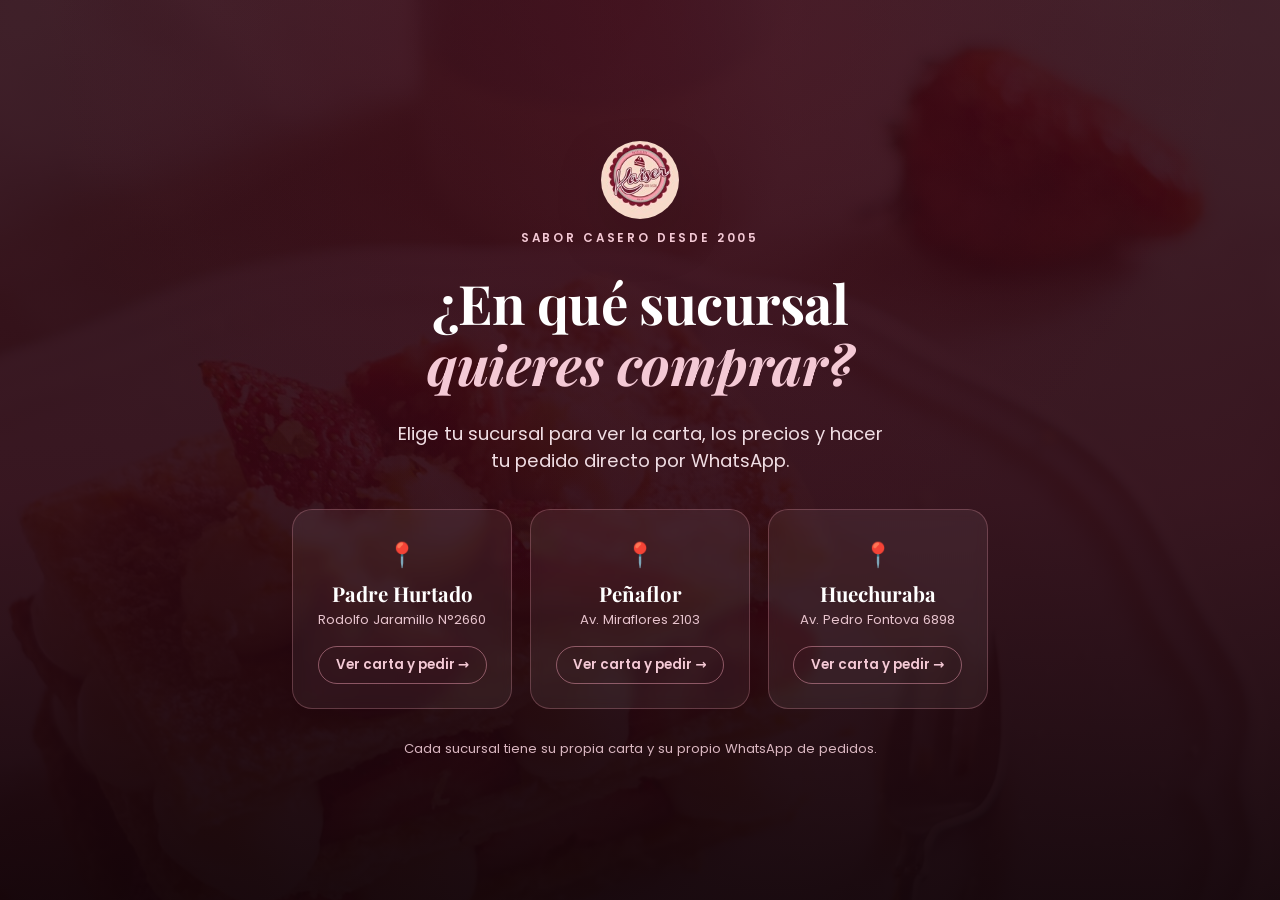
<file: index.html>
<!DOCTYPE html>
<html lang="es-CL">
<head>
  <meta charset="UTF-8" />
  <meta name="viewport" content="width=device-width, initial-scale=1.0" />
  <title>Pastelería Kaiser · Elige tu sucursal</title>
  <meta name="description" content="Pastelería Kaiser. Sabor casero desde 2005. Elige tu sucursal — Padre Hurtado, Peñaflor o Huechuraba — para ver la carta y pedir por WhatsApp." />

  <link rel="preconnect" href="https://fonts.googleapis.com" />
  <link rel="preconnect" href="https://fonts.gstatic.com" crossorigin />
  <link href="https://fonts.googleapis.com/css2?family=Playfair+Display:ital,wght@0,500;0,600;0,700;1,500;1,600&family=Poppins:wght@400;500;600&display=swap" rel="stylesheet" />
  <link rel="stylesheet" href="css/selector.css" />
</head>
<body>

  <div class="bg"><img src="assets/img/hero.jpg" alt="" /></div>

  <main class="stage">
    <div class="mark reveal">
      <img class="sello" src="assets/img/logo.png" alt="Logo Pastelería Kaiser" />
      <span class="eyebrow">Sabor casero desde 2005</span>
    </div>

    <h1 class="reveal">¿En qué sucursal<br /><em>quieres comprar?</em></h1>
    <p class="lead reveal">Elige tu sucursal para ver la carta, los precios y hacer tu pedido directo por WhatsApp.</p>

    <div class="picker reveal">
      <a class="pick-card" href="/ph/">
        <span class="pin">📍</span>
        <span class="pick-body">
          <strong>Padre Hurtado</strong>
          <small>Rodolfo Jaramillo N°2660</small>
        </span>
        <span class="go">Ver carta y pedir →</span>
      </a>

      <a class="pick-card" href="/pe/">
        <span class="pin">📍</span>
        <span class="pick-body">
          <strong>Peñaflor</strong>
          <small>Av. Miraflores 2103</small>
        </span>
        <span class="go">Ver carta y pedir →</span>
      </a>

      <a class="pick-card" href="/hu/">
        <span class="pin">📍</span>
        <span class="pick-body">
          <strong>Huechuraba</strong>
          <small>Av. Pedro Fontova 6898</small>
        </span>
        <span class="go">Ver carta y pedir →</span>
      </a>
    </div>

    <p class="foot-note reveal">Cada sucursal tiene su propia carta y su propio WhatsApp de pedidos.</p>
  </main>
</body>
</html>
</file>
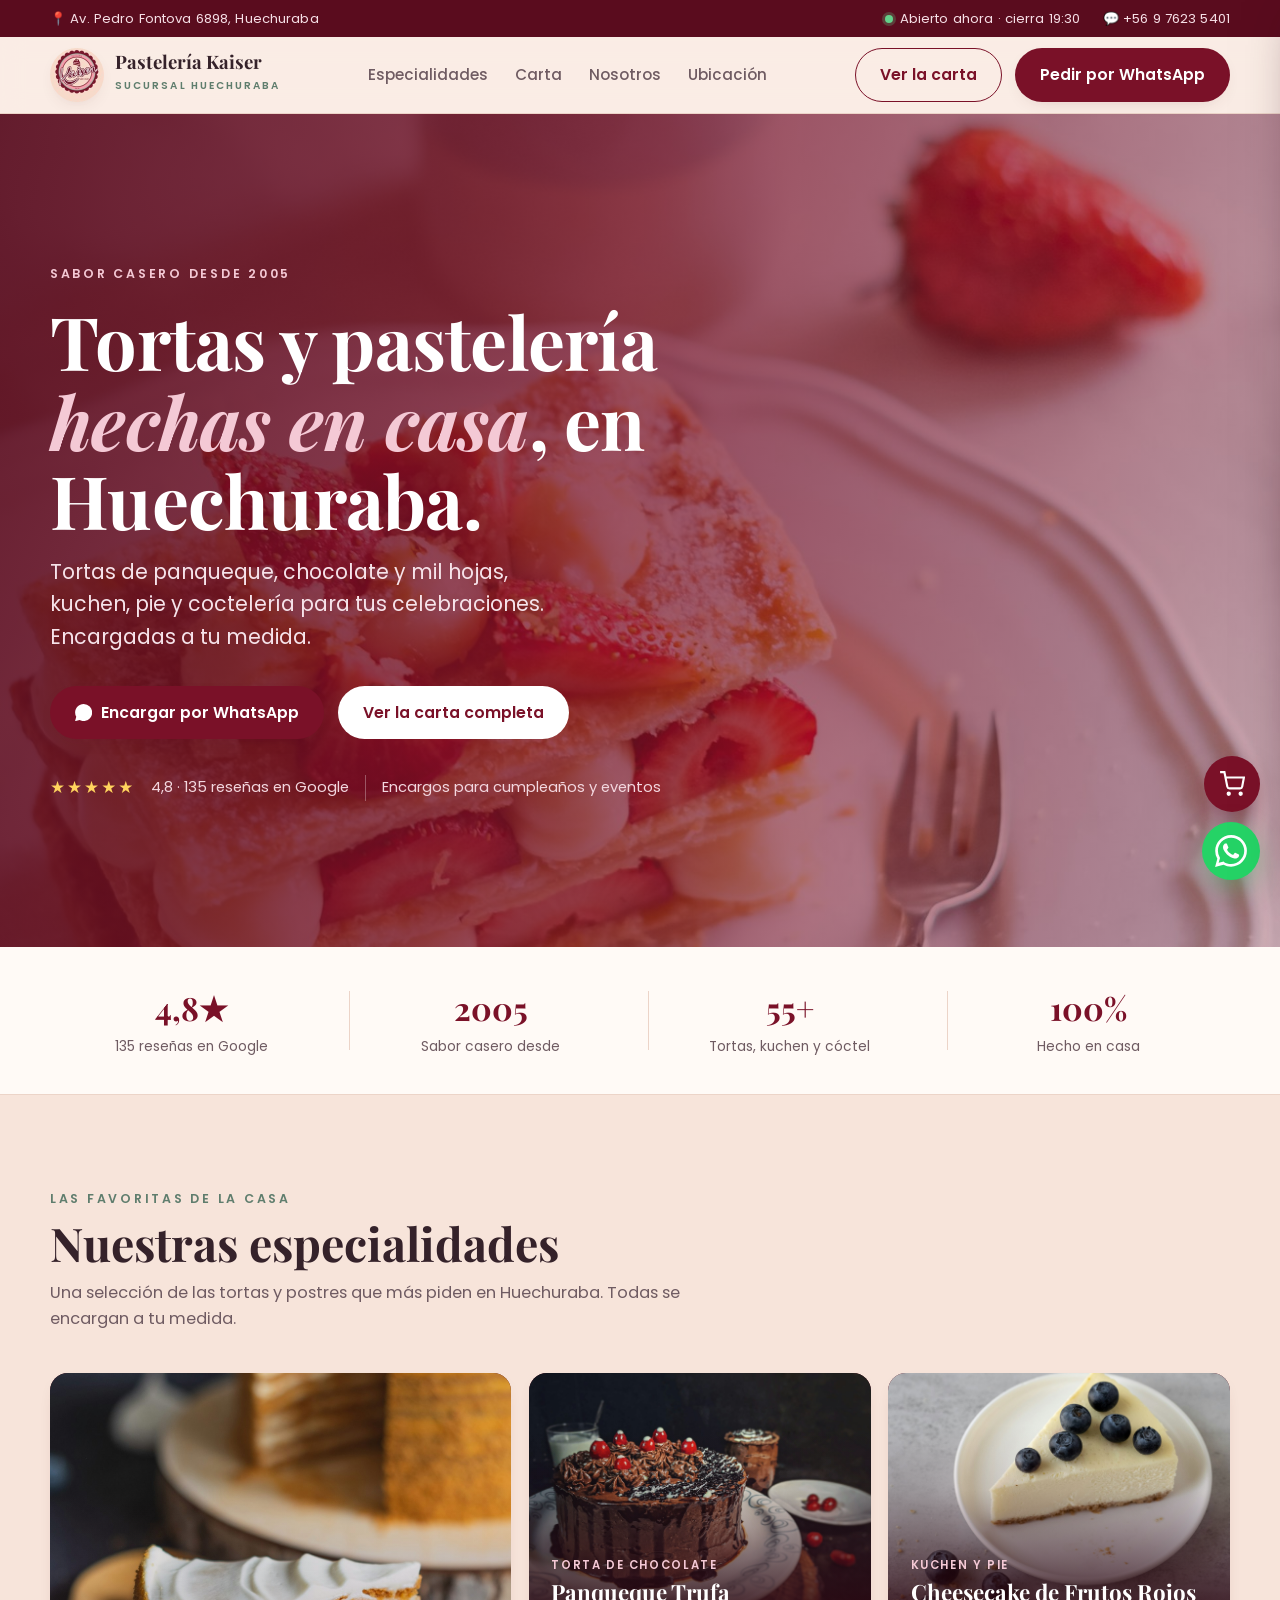
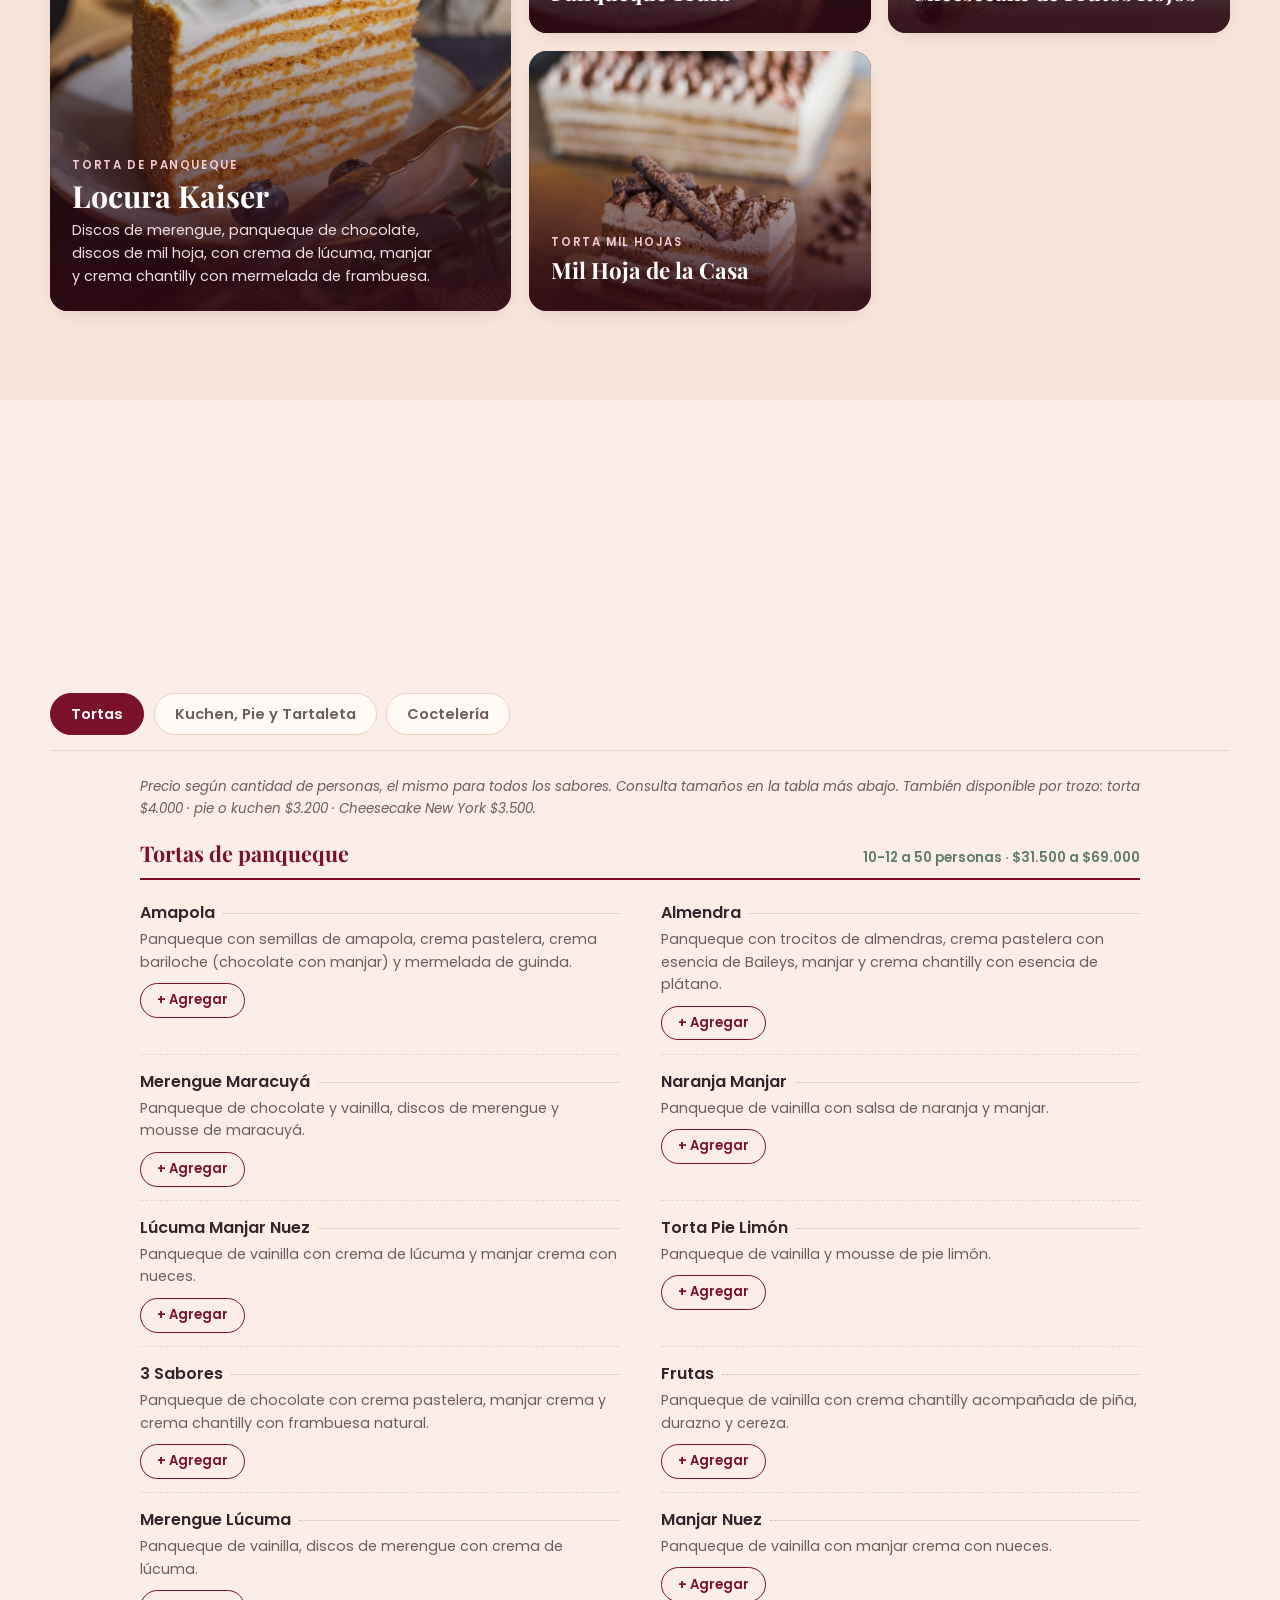
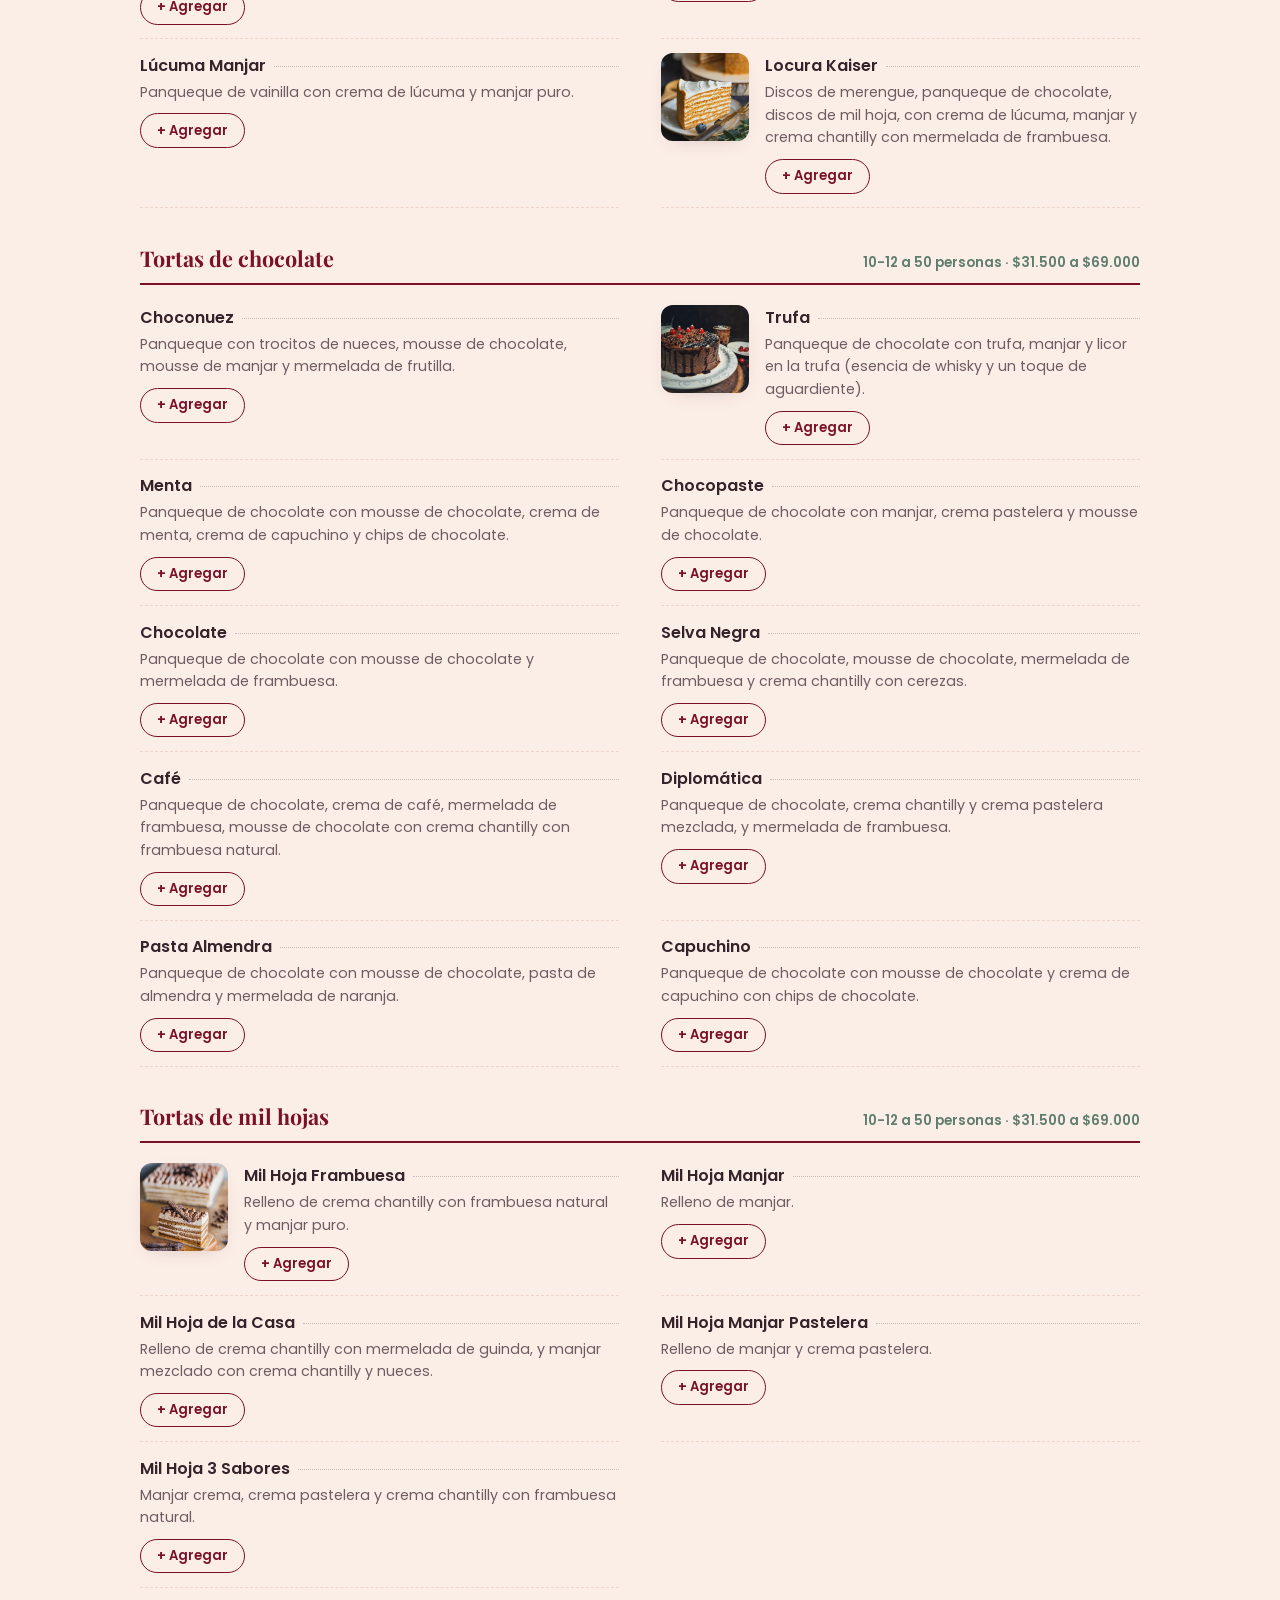
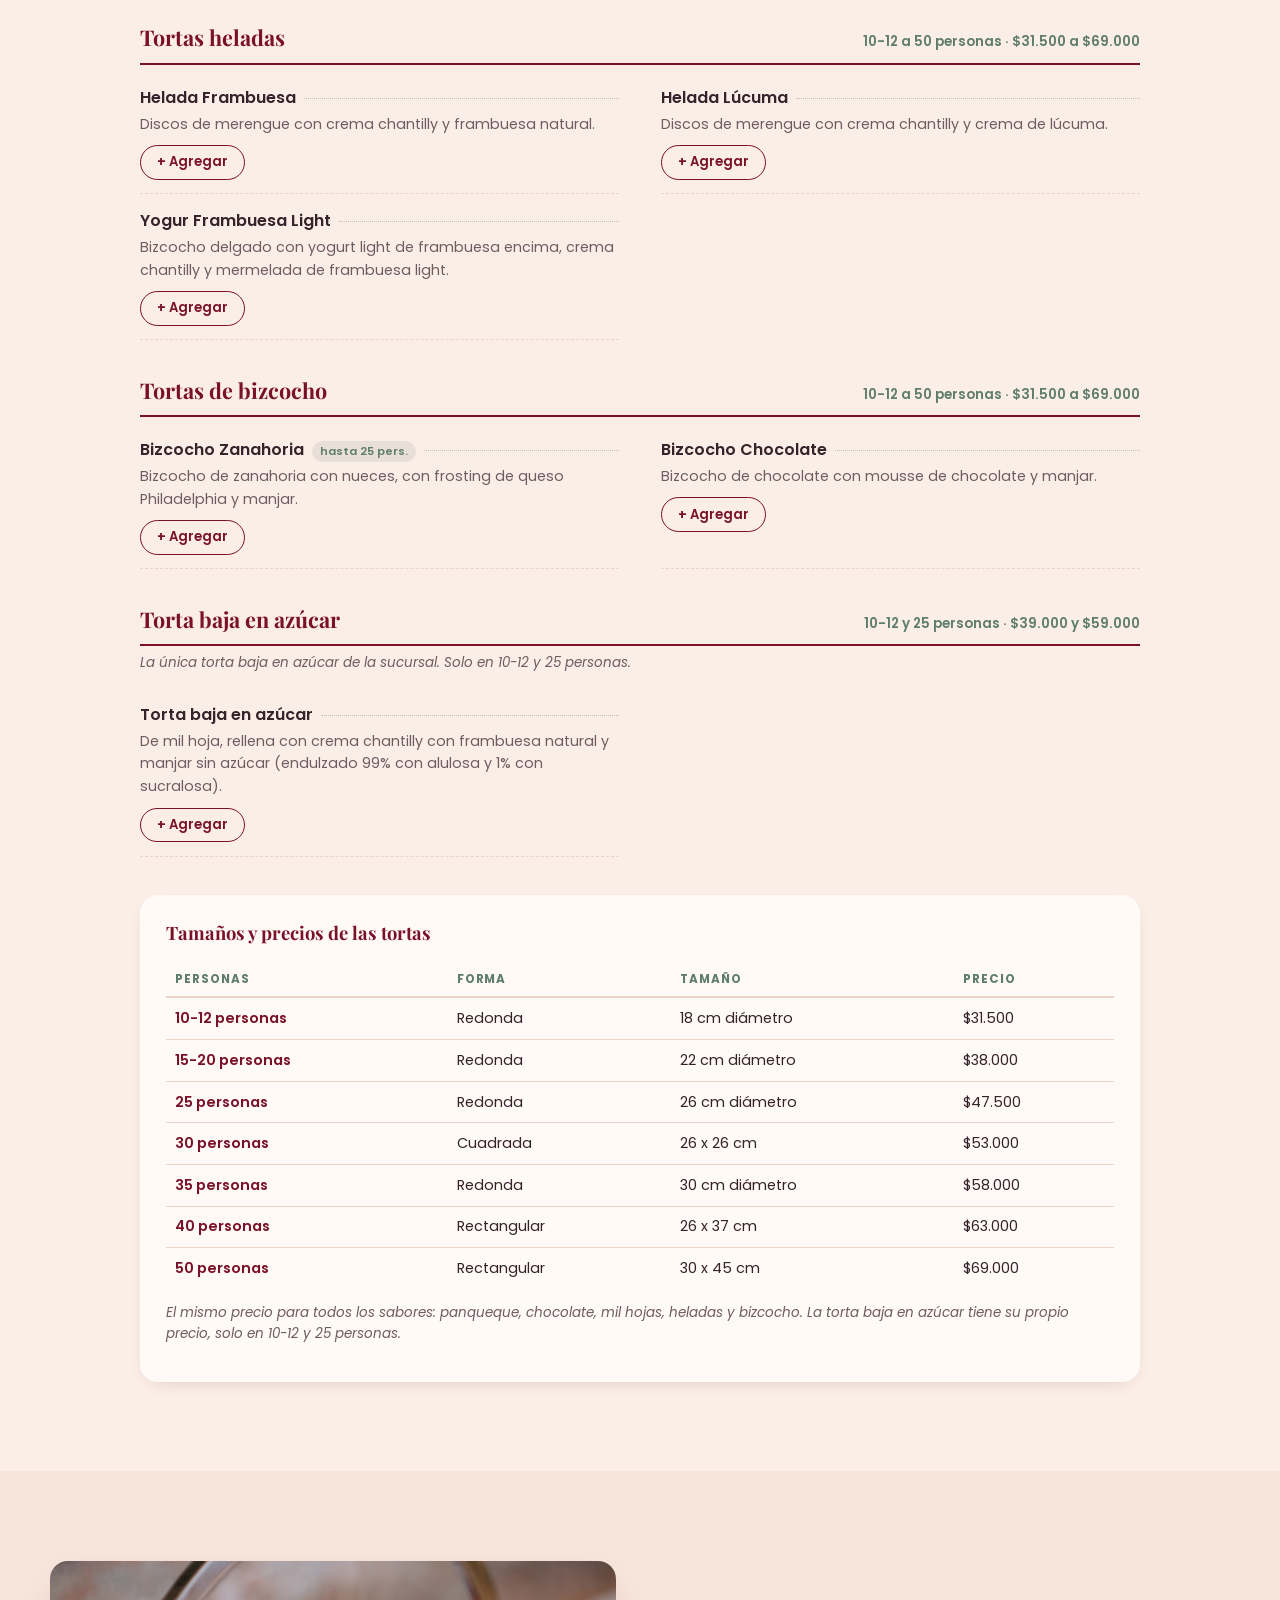
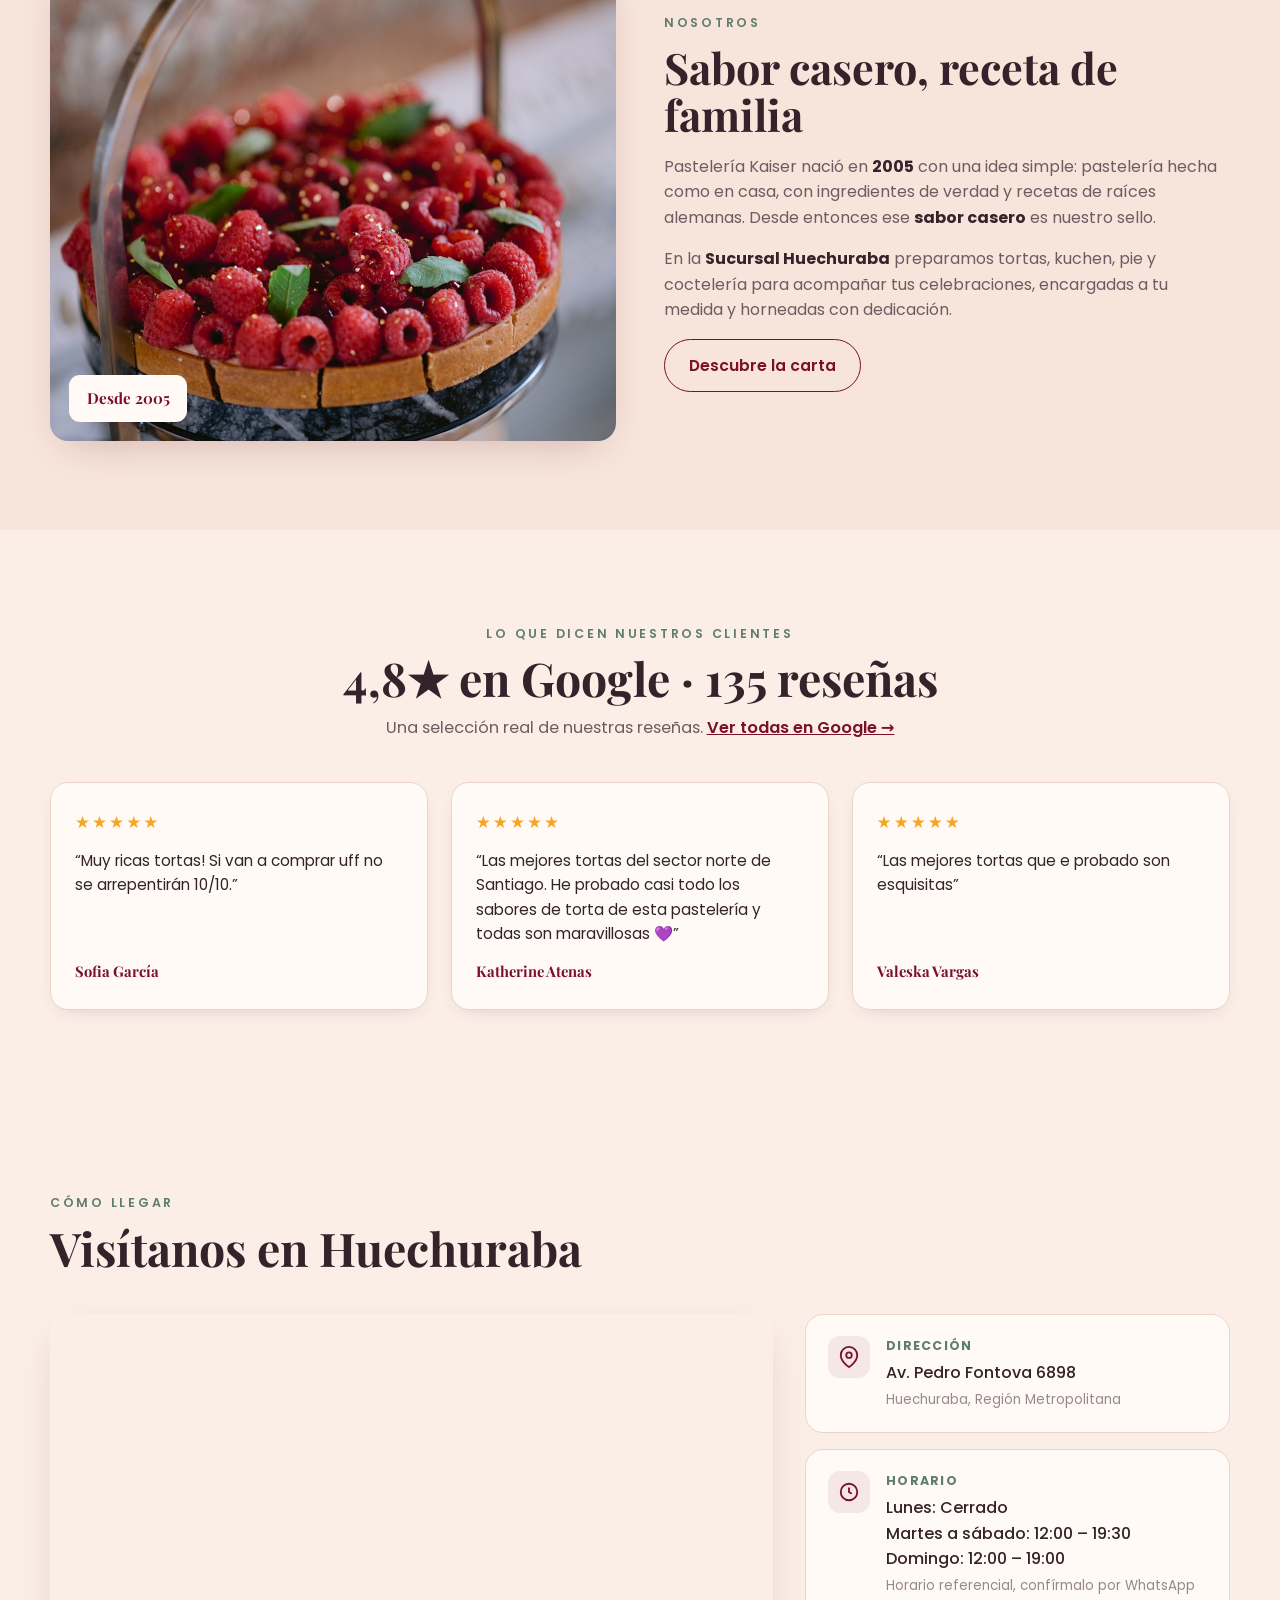
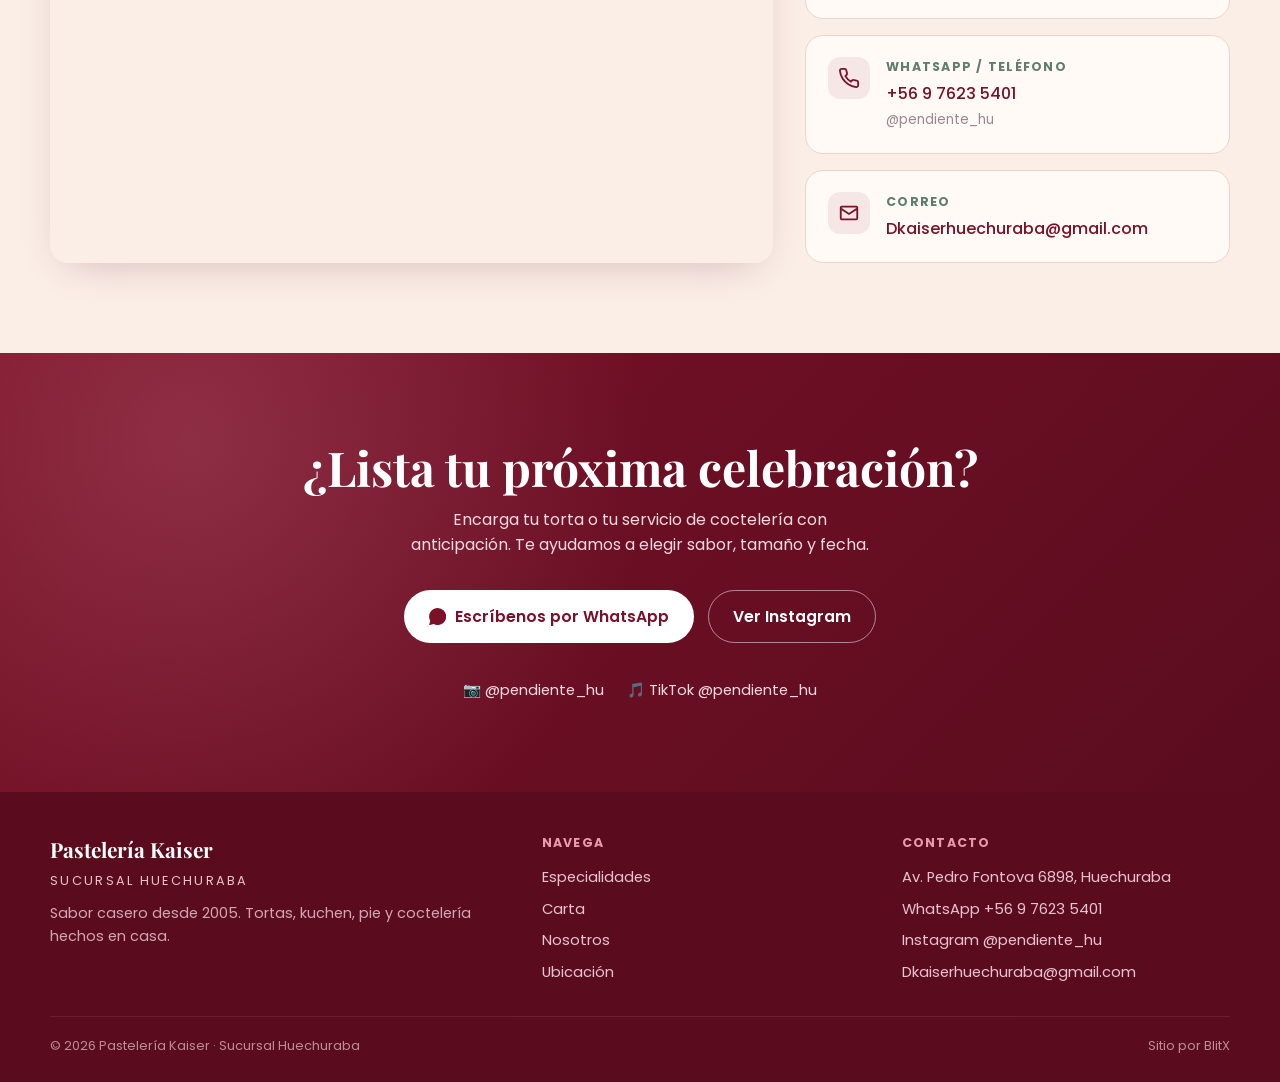
<file: hu/index.html>
<!DOCTYPE html>
<html lang="es-CL">
<head>
  <meta charset="UTF-8" />
  <meta name="viewport" content="width=device-width, initial-scale=1.0" />
  <title>Pastelería Kaiser · Huechuraba · Tortas, kuchen y coctelería</title>
  <meta name="description" content="Pastelería Kaiser Sucursal Huechuraba. Sabor casero desde 2005: tortas de panqueque, chocolate y mil hojas, kuchen, pie y coctelería para eventos. Pedidos por WhatsApp." />

  <link rel="preconnect" href="https://fonts.googleapis.com" />
  <link rel="preconnect" href="https://fonts.gstatic.com" crossorigin />
  <link href="https://fonts.googleapis.com/css2?family=Playfair+Display:ital,wght@0,500;0,600;0,700;1,500;1,600&family=Poppins:wght@400;500;600&display=swap" rel="stylesheet" />
  <link rel="stylesheet" href="css/styles.css" />
</head>
<body>

  <!-- ===== Topbar ===== -->
  <div class="topbar">
    <div class="wrap">
      <span class="t-item t-hide">📍 Av. Pedro Fontova 6898, Huechuraba</span>
      <div class="t-right">
        <span class="t-item" id="openState"><span class="dot"></span> <span id="openText">Horario</span></span>
        <a class="t-item" id="topWa" href="#" target="_blank" rel="noopener">💬 +56 9 7623 5401</a>
      </div>
    </div>
  </div>

  <!-- ===== Header ===== -->
  <header class="header" id="header">
    <div class="wrap">
      <a class="brand" href="#top" aria-label="Pastelería Kaiser Huechuraba">
        <img class="sello" src="assets/img/logo.png" alt="Logo Pastelería Kaiser" />
        <span class="b-txt">
          <strong>Pastelería Kaiser</strong>
          <span>Sucursal Huechuraba</span>
        </span>
      </a>
      <nav class="nav" id="nav">
        <a href="#especialidades">Especialidades</a>
        <a href="#carta">Carta</a>
        <a href="#nosotros">Nosotros</a>
        <a href="#ubicacion">Ubicación</a>
      </nav>
      <div class="header-cta">
        <a class="btn btn-ghost" href="#carta">Ver la carta</a>
        <a class="btn btn-primary" id="headWa" href="#" target="_blank" rel="noopener">Pedir por WhatsApp</a>
        <button class="hamb" id="hamb" aria-label="Menú"><span></span><span></span><span></span></button>
      </div>
    </div>
  </header>

  <!-- ===== Hero ===== -->
  <section class="hero" id="top">
    <div class="hero-bg"><img src="assets/img/hero.jpg" alt="Torta artesanal de la Pastelería Kaiser" /></div>
    <div class="wrap">
      <div class="hero-inner reveal">
        <span class="eyebrow">Sabor casero desde 2005</span>
        <h1>Tortas y pastelería <em>hechas en casa</em>, en Huechuraba.</h1>
        <p class="lead">Tortas de panqueque, chocolate y mil hojas, kuchen, pie y coctelería para tus celebraciones. Encargadas a tu medida.</p>
        <div class="hero-actions">
          <a class="btn btn-primary" id="heroWa" href="#" target="_blank" rel="noopener">
            <svg viewBox="0 0 24 24" fill="currentColor"><path d="M.057 24l1.687-6.163a11.867 11.867 0 01-1.587-5.945C.16 5.335 5.495 0 12.05 0a11.82 11.82 0 018.413 3.488 11.824 11.824 0 013.48 8.414c-.003 6.557-5.338 11.892-11.893 11.892a11.9 11.9 0 01-5.688-1.448L.057 24z"/></svg>
            Encargar por WhatsApp
          </a>
          <a class="btn btn-light" href="#carta">Ver la carta completa</a>
        </div>
        <div class="hero-proof">
          <span class="stars">★★★★★</span>
          <span>4,8 · 135 reseñas en Google</span>
          <span class="sep"></span>
          <span>Encargos para cumpleaños y eventos</span>
        </div>
      </div>
    </div>
  </section>

  <!-- ===== Confianza ===== -->
  <div class="trust">
    <div class="wrap" id="stats"></div>
  </div>

  <!-- ===== Especialidades ===== -->
  <section id="especialidades">
    <div class="wrap">
      <div class="sec-head reveal">
        <span class="eyebrow">Las favoritas de la casa</span>
        <h2>Nuestras especialidades</h2>
        <p>Una selección de las tortas y postres que más piden en Huechuraba. Todas se encargan a tu medida.</p>
      </div>
      <div class="esp-grid reveal" id="espGrid"></div>
    </div>
  </section>

  <!-- ===== Carta ===== -->
  <section id="carta" class="alt">
    <div class="wrap">
      <div class="sec-head center reveal">
        <span class="eyebrow">Todo lo que horneamos</span>
        <h2>La carta</h2>
        <p>Tortas, kuchen y pie, y coctelería para eventos. Precios de referencia; confirma tu pedido por WhatsApp.</p>
      </div>
      <div class="carta-tabs" id="cartaTabs"></div>
      <div id="cartaPanels"></div>
    </div>
  </section>

  <!-- ===== Nosotros ===== -->
  <section id="nosotros">
    <div class="wrap">
      <div class="nos">
        <div class="nos-media reveal">
          <img src="assets/img/nosotros.jpg" alt="Pastelería artesanal hecha en casa" />
          <span class="badge">Desde 2005</span>
        </div>
        <div class="nos-body reveal">
          <span class="eyebrow">Nosotros</span>
          <h2>Sabor casero, receta de familia</h2>
          <p>Pastelería Kaiser nació en <strong>2005</strong> con una idea simple: pastelería hecha como en casa, con ingredientes de verdad y recetas de raíces alemanas. Desde entonces ese <strong>sabor casero</strong> es nuestro sello.</p>
          <p>En la <strong>Sucursal Huechuraba</strong> preparamos tortas, kuchen, pie y coctelería para acompañar tus celebraciones, encargadas a tu medida y horneadas con dedicación.</p>
          <a class="btn btn-ghost" href="#carta">Descubre la carta</a>
        </div>
      </div>
    </div>
  </section>

  <!-- ===== Reseñas ===== -->
  <section id="resenas" class="alt">
    <div class="wrap">
      <div class="sec-head center reveal">
        <span class="eyebrow">Lo que dicen nuestros clientes</span>
        <h2>4,8★ en Google · 135 reseñas</h2>
        <p>Una selección real de nuestras reseñas. <a id="resenasLink" href="#" target="_blank" rel="noopener">Ver todas en Google →</a></p>
      </div>
      <div class="rev-grid reveal" id="resenasGrid"></div>
    </div>
  </section>

  <!-- ===== Ubicación ===== -->
  <section id="ubicacion" class="alt">
    <div class="wrap">
      <div class="sec-head reveal">
        <span class="eyebrow">Cómo llegar</span>
        <h2>Visítanos en Huechuraba</h2>
      </div>
      <div class="ubi reveal">
        <iframe class="ubi-map" title="Mapa Pastelería Kaiser Huechuraba" loading="lazy"
          src="https://www.google.com/maps?q=Av.+Pedro+Fontova+6898+Huechuraba&output=embed"></iframe>
        <div class="ubi-cards">
          <div class="ubi-card">
            <span class="ic"><svg viewBox="0 0 24 24" fill="none" stroke="currentColor" stroke-width="2"><path d="M21 10c0 7-9 13-9 13s-9-6-9-13a9 9 0 1118 0z"/><circle cx="12" cy="10" r="3"/></svg></span>
            <div><h4>Dirección</h4><p>Av. Pedro Fontova 6898</p><small>Huechuraba, Región Metropolitana</small></div>
          </div>
          <div class="ubi-card">
            <span class="ic"><svg viewBox="0 0 24 24" fill="none" stroke="currentColor" stroke-width="2"><circle cx="12" cy="12" r="9"/><path d="M12 7v5l3 2"/></svg></span>
            <div><h4>Horario</h4><p id="ubiHorario"></p><small>Horario referencial, confírmalo por WhatsApp</small></div>
          </div>
          <div class="ubi-card">
            <span class="ic"><svg viewBox="0 0 24 24" fill="none" stroke="currentColor" stroke-width="2"><path d="M22 16.92v3a2 2 0 01-2.18 2 19.79 19.79 0 01-8.63-3.07 19.5 19.5 0 01-6-6 19.79 19.79 0 01-3.07-8.67A2 2 0 014.11 2h3a2 2 0 012 1.72c.13.96.36 1.9.7 2.81a2 2 0 01-.45 2.11L8.09 9.91a16 16 0 006 6l1.27-1.27a2 2 0 012.11-.45c.9.34 1.85.57 2.81.7A2 2 0 0122 16.92z"/></svg></span>
            <div><h4>WhatsApp / Teléfono</h4><p><a id="ubiWa" href="#" target="_blank" rel="noopener">+56 9 7623 5401</a></p><small>@pendiente_hu</small></div>
          </div>
          <div class="ubi-card">
            <span class="ic"><svg viewBox="0 0 24 24" fill="none" stroke="currentColor" stroke-width="2"><path d="M4 4h16v16H4z" opacity="0"/><path d="M3 7l9 6 9-6M4 5h16a1 1 0 011 1v12a1 1 0 01-1 1H4a1 1 0 01-1-1V6a1 1 0 011-1z"/></svg></span>
            <div><h4>Correo</h4><p><a href="mailto:Dkaiserhuechuraba@gmail.com">Dkaiserhuechuraba@gmail.com</a></p></div>
          </div>
        </div>
      </div>
    </div>
  </section>

  <!-- ===== Pedido ===== -->
  <section class="pedido" id="pedido">
    <div class="wrap reveal">
      <h2>¿Lista tu próxima celebración?</h2>
      <p>Encarga tu torta o tu servicio de coctelería con anticipación. Te ayudamos a elegir sabor, tamaño y fecha.</p>
      <div class="pedido-actions">
        <a class="btn btn-light" id="pedidoWa" href="#" target="_blank" rel="noopener">
          <svg viewBox="0 0 24 24" fill="currentColor"><path d="M.057 24l1.687-6.163a11.867 11.867 0 01-1.587-5.945C.16 5.335 5.495 0 12.05 0a11.82 11.82 0 018.413 3.488 11.824 11.824 0 013.48 8.414c-.003 6.557-5.338 11.892-11.893 11.892a11.9 11.9 0 01-5.688-1.448L.057 24z"/></svg>
          Escríbenos por WhatsApp
        </a>
        <a class="btn btn-ghost" style="color:#fff;border-color:rgba(255,255,255,.5)" id="igBtn" href="#" target="_blank" rel="noopener">Ver Instagram</a>
      </div>
      <div class="social">
        <a id="igLink" href="#" target="_blank" rel="noopener">📷 @pendiente_hu</a>
        <a id="ttLink" href="#" target="_blank" rel="noopener">🎵 TikTok @pendiente_hu</a>
      </div>
    </div>
  </section>

  <!-- ===== Footer ===== -->
  <footer class="footer">
    <div class="wrap">
      <div class="f-brand">
        <strong>Pastelería Kaiser</strong>
        <span>Sucursal Huechuraba</span>
        <p>Sabor casero desde 2005. Tortas, kuchen, pie y coctelería hechos en casa.</p>
      </div>
      <div>
        <h5>Navega</h5>
        <ul>
          <li><a href="#especialidades">Especialidades</a></li>
          <li><a href="#carta">Carta</a></li>
          <li><a href="#nosotros">Nosotros</a></li>
          <li><a href="#ubicacion">Ubicación</a></li>
        </ul>
      </div>
      <div>
        <h5>Contacto</h5>
        <ul>
          <li>Av. Pedro Fontova 6898, Huechuraba</li>
          <li><a id="footWa" href="#" target="_blank" rel="noopener">WhatsApp +56 9 7623 5401</a></li>
          <li><a id="footIg" href="#" target="_blank" rel="noopener">Instagram @pendiente_hu</a></li>
          <li><a href="mailto:Dkaiserhuechuraba@gmail.com">Dkaiserhuechuraba@gmail.com</a></li>
        </ul>
      </div>
    </div>
    <div class="wrap f-bottom">
      <span>© <span id="year"></span> Pastelería Kaiser · Sucursal Huechuraba</span>
      <span>Sitio por BlitX</span>
    </div>
  </footer>

  <!-- ===== Carrito / Pedido ===== -->
  <button class="cart-fab" id="cartFab" aria-label="Ver mi pedido">
    <svg viewBox="0 0 24 24" fill="none" stroke="currentColor" stroke-width="2"><circle cx="9" cy="21" r="1"/><circle cx="20" cy="21" r="1"/><path d="M1 1h4l2.68 13.39a2 2 0 002 1.61h9.72a2 2 0 002-1.61L23 6H6"/></svg>
    <span class="cart-count" id="cartCount">0</span>
  </button>
  <div class="cart-overlay" id="cartOverlay"></div>
  <aside class="cart-drawer" id="cartDrawer" aria-label="Tu pedido">
    <header class="cart-head">
      <h3>Tu pedido</h3>
      <button class="cart-close" id="cartClose" aria-label="Cerrar">×</button>
    </header>
    <div class="cart-body" id="cartBody"></div>
    <footer class="cart-foot">
      <p class="cart-warn" id="cartWarn" style="display:none"></p>
      <div class="cart-total-row"><span>Total referencial</span><strong id="cartTotal">$0</strong></div>
      <p class="cart-disclaimer">Total referencial. Confirmamos disponibilidad, tamaños y precio final por WhatsApp.</p>
      <button class="btn btn-primary cart-send" id="cartSend">
        <svg viewBox="0 0 24 24" fill="currentColor"><path d="M.057 24l1.687-6.163a11.867 11.867 0 01-1.587-5.945C.16 5.335 5.495 0 12.05 0a11.82 11.82 0 018.413 3.488 11.824 11.824 0 013.48 8.414c-.003 6.557-5.338 11.892-11.893 11.892a11.9 11.9 0 01-5.688-1.448L.057 24z"/></svg>
        Pedir por WhatsApp
      </button>
      <button class="cart-clear" id="cartClear">Vaciar pedido</button>
    </footer>
  </aside>

  <!-- ===== WhatsApp flotante ===== -->
  <a class="wa-float" id="waFloat" href="#" target="_blank" rel="noopener" aria-label="Escríbenos por WhatsApp">
    <svg viewBox="0 0 24 24"><path d="M.057 24l1.687-6.163a11.867 11.867 0 01-1.587-5.945C.16 5.335 5.495 0 12.05 0a11.82 11.82 0 018.413 3.488 11.824 11.824 0 013.48 8.414c-.003 6.557-5.338 11.892-11.893 11.892a11.9 11.9 0 01-5.688-1.448L.057 24zm6.597-3.807c1.676.995 3.276 1.591 5.392 1.592 5.448 0 9.886-4.434 9.889-9.885.002-5.462-4.415-9.89-9.881-9.892-5.452 0-9.887 4.434-9.889 9.884a9.82 9.82 0 001.588 5.348l-.999 3.648 3.911-1.003zm11.387-5.464c-.074-.124-.272-.198-.57-.347-.297-.149-1.758-.868-2.031-.967-.272-.099-.47-.149-.669.149-.198.297-.768.967-.941 1.165-.173.198-.347.223-.644.074-.297-.149-1.255-.462-2.39-1.475-.883-.788-1.48-1.761-1.653-2.059-.173-.297-.018-.458.13-.606.134-.133.297-.347.446-.521.151-.172.2-.296.3-.495.099-.198.05-.372-.025-.521-.075-.148-.669-1.611-.916-2.206-.242-.579-.487-.501-.669-.51l-.57-.01c-.198 0-.52.074-.792.372s-1.04 1.016-1.04 2.479 1.065 2.876 1.213 3.074c.149.198 2.095 3.2 5.076 4.487.709.306 1.263.489 1.694.626.712.226 1.36.194 1.872.118.571-.085 1.758-.719 2.006-1.413.248-.695.248-1.29.173-1.414z"/></svg>
  </a>

  <script src="data/content.js"></script>
  <script src="js/main.js"></script>
</body>
</html>
</file>
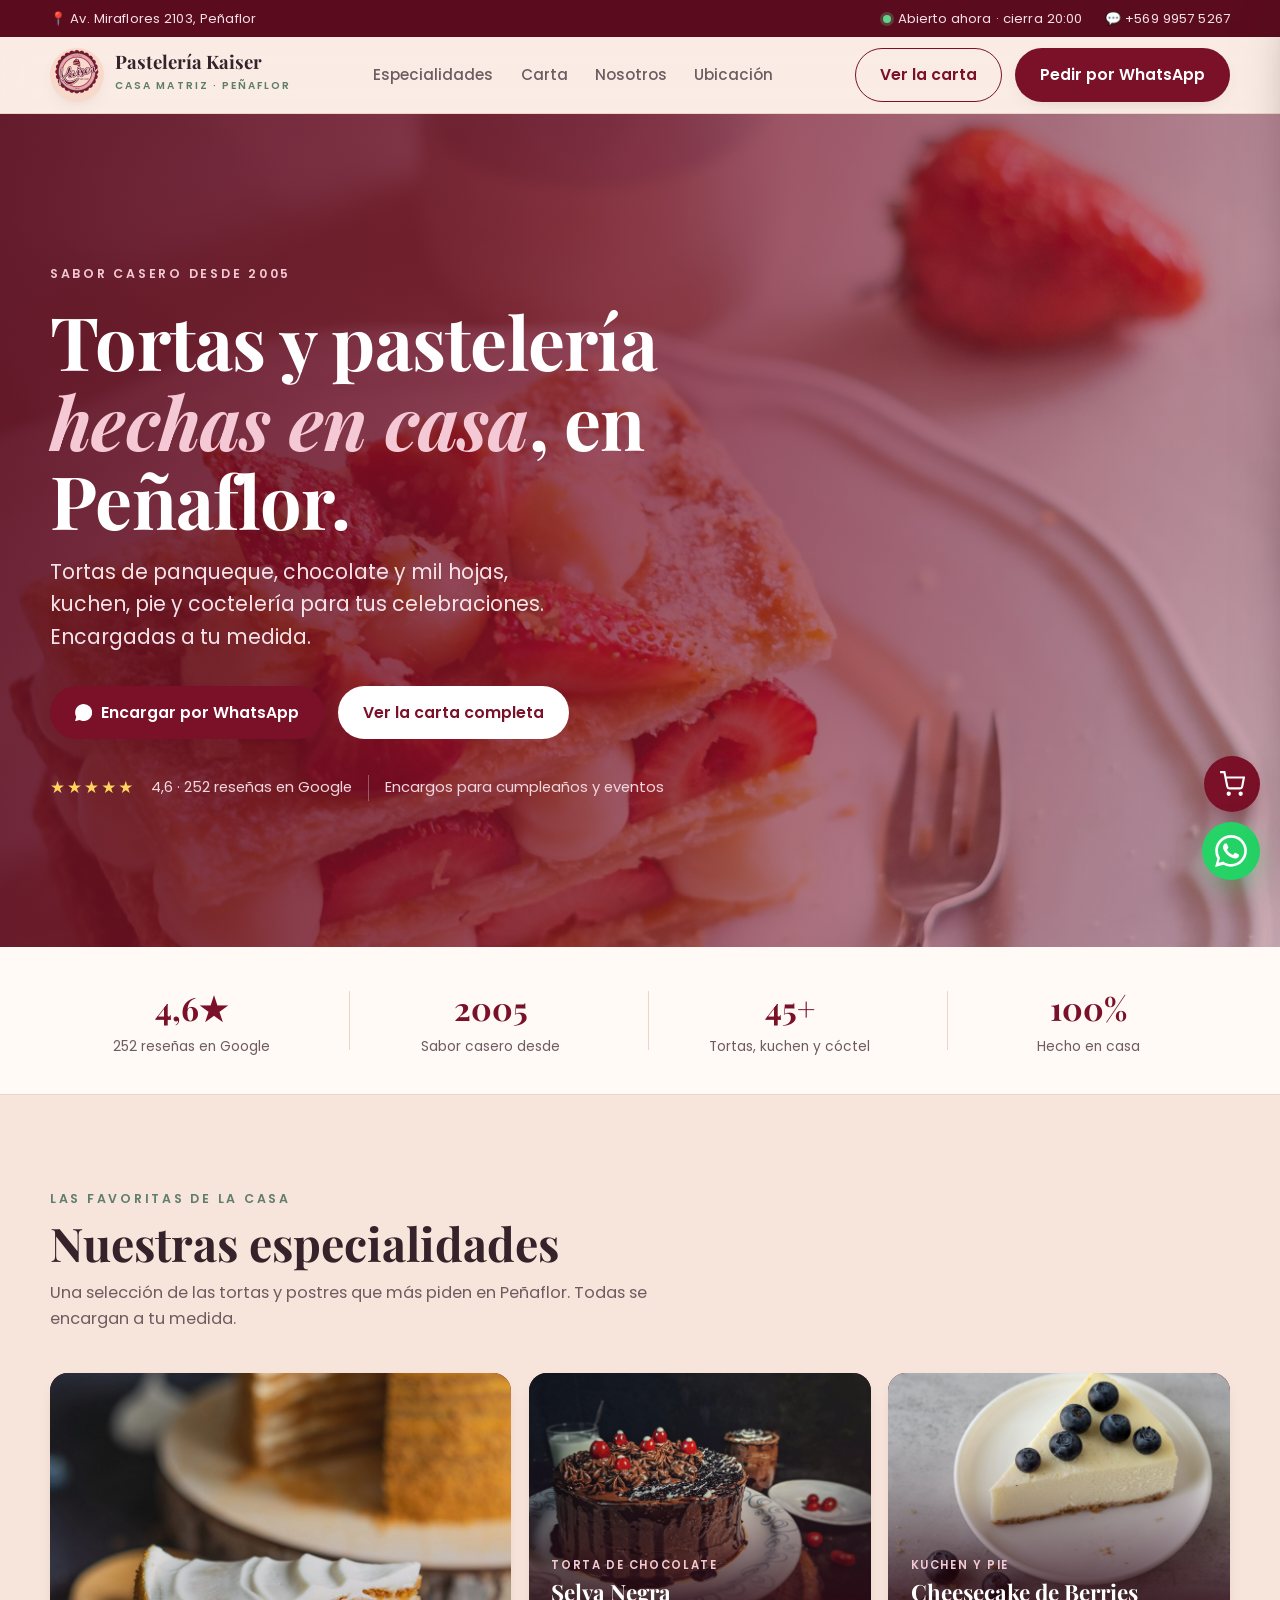
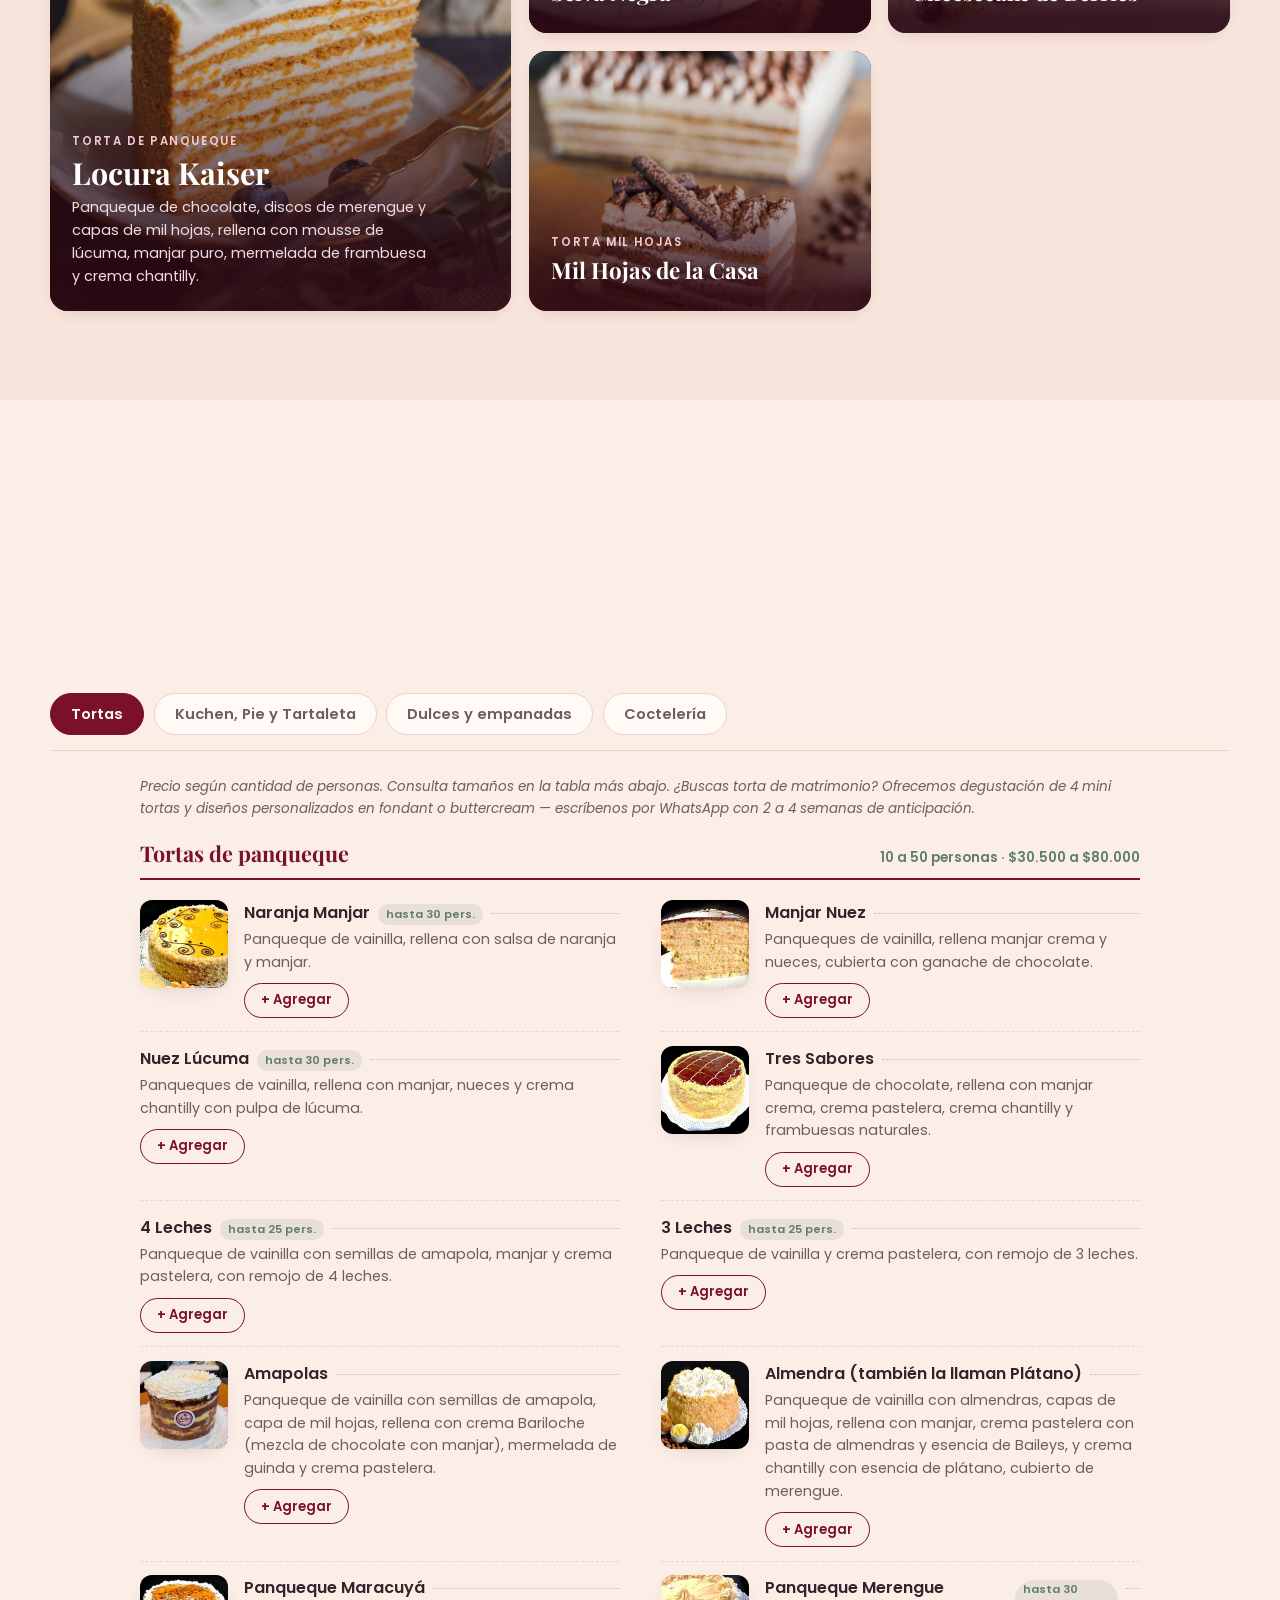
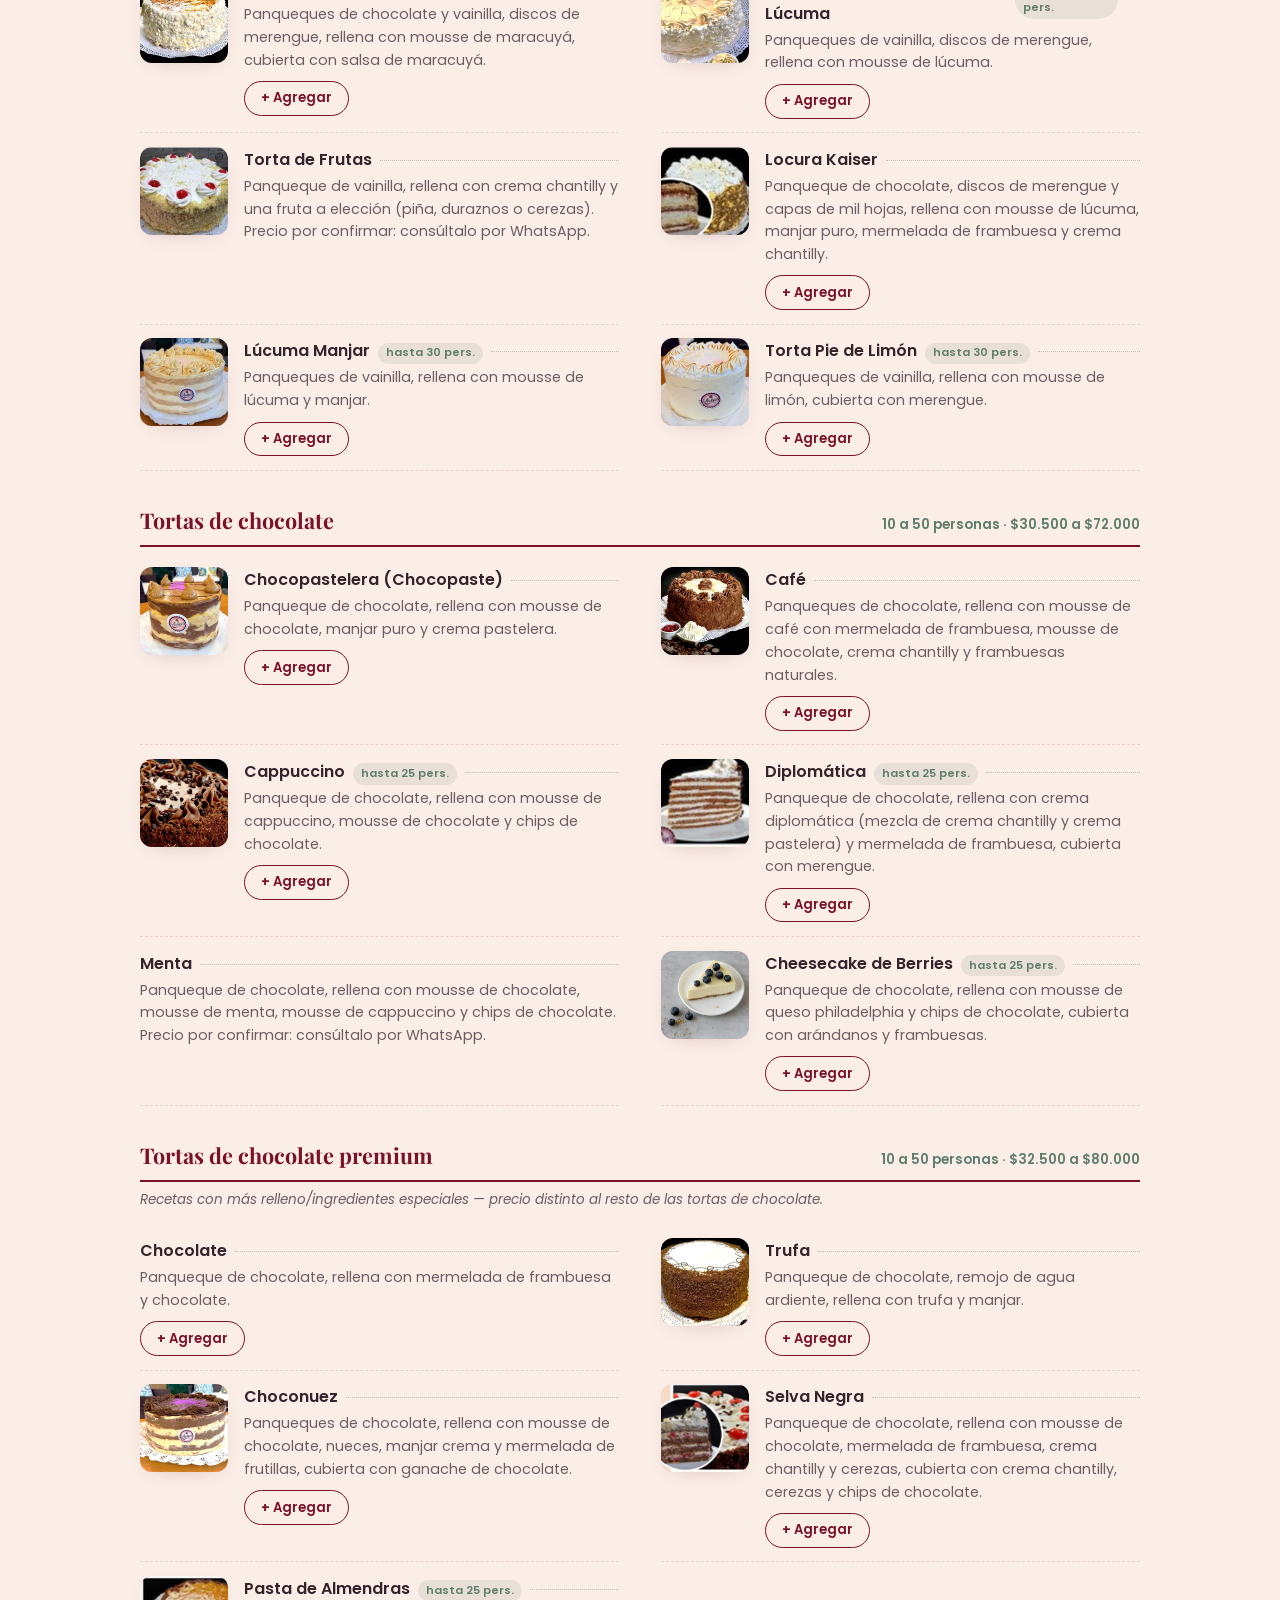
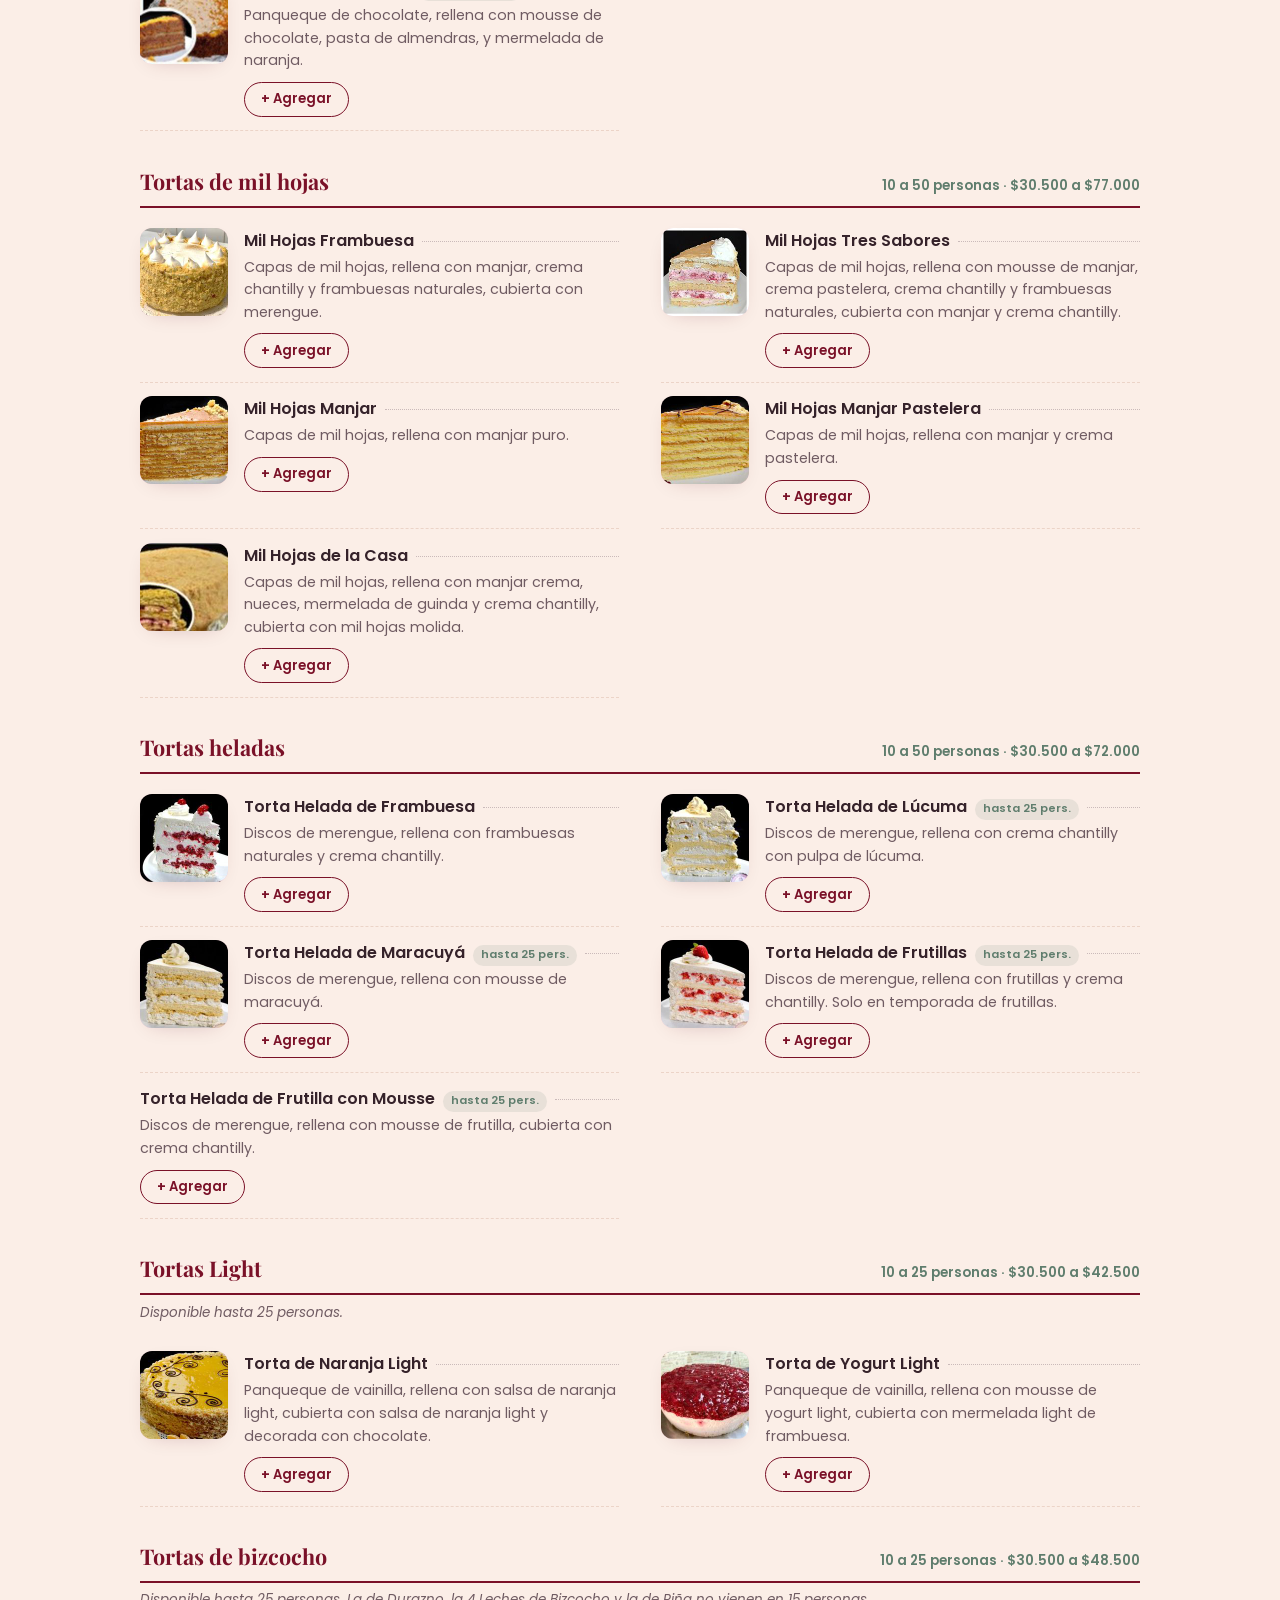
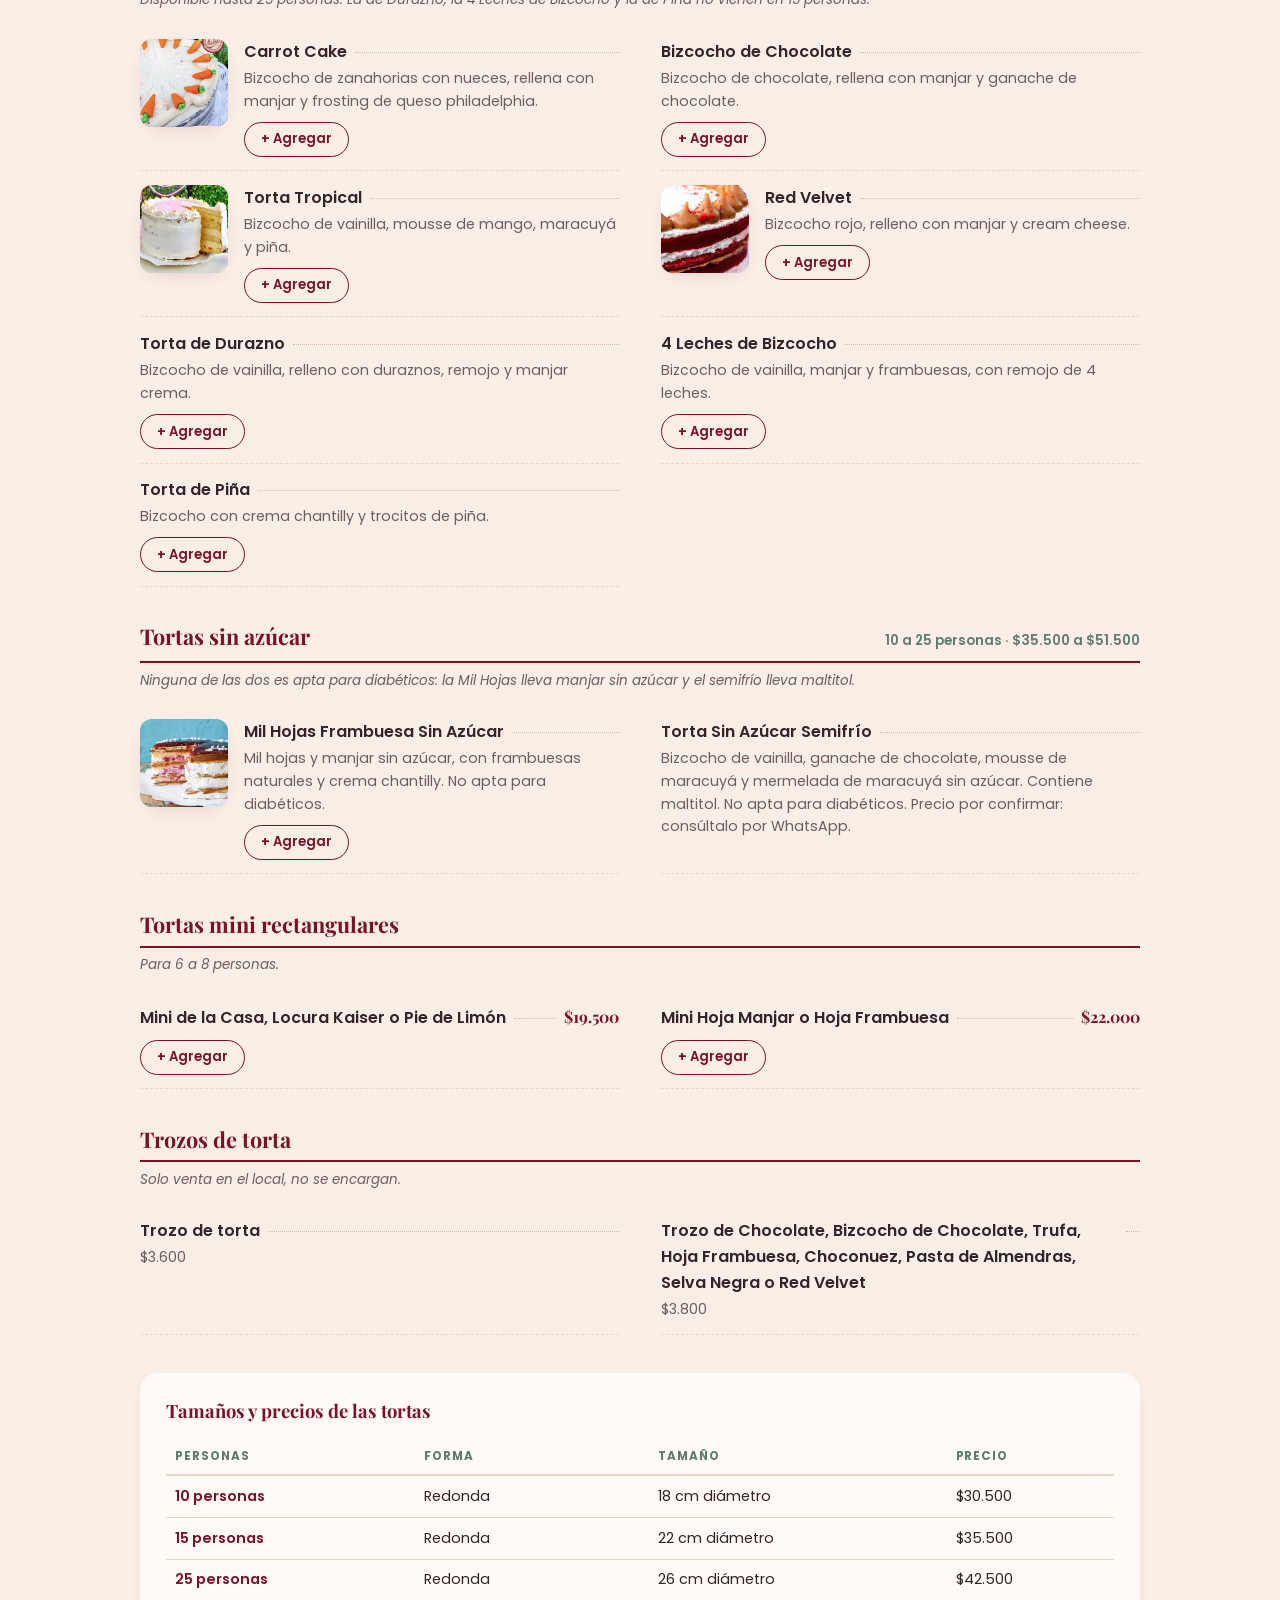
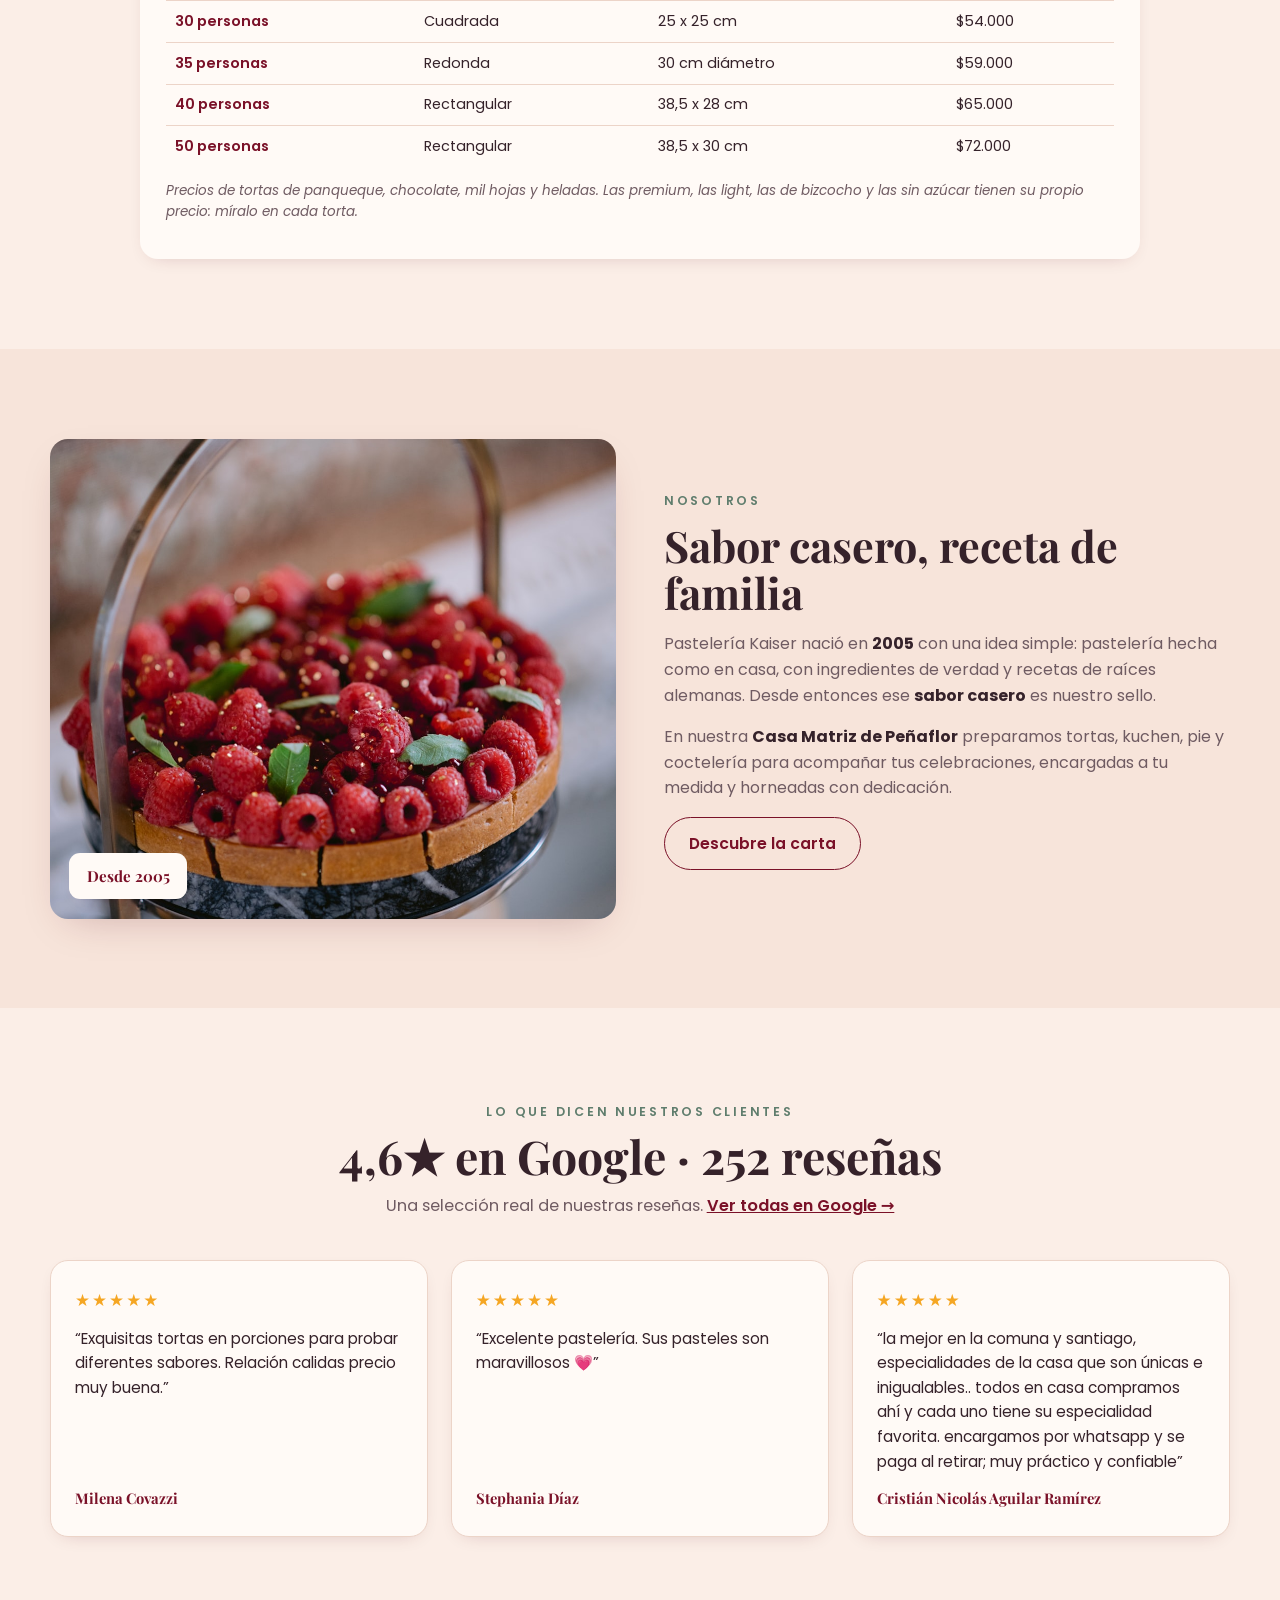
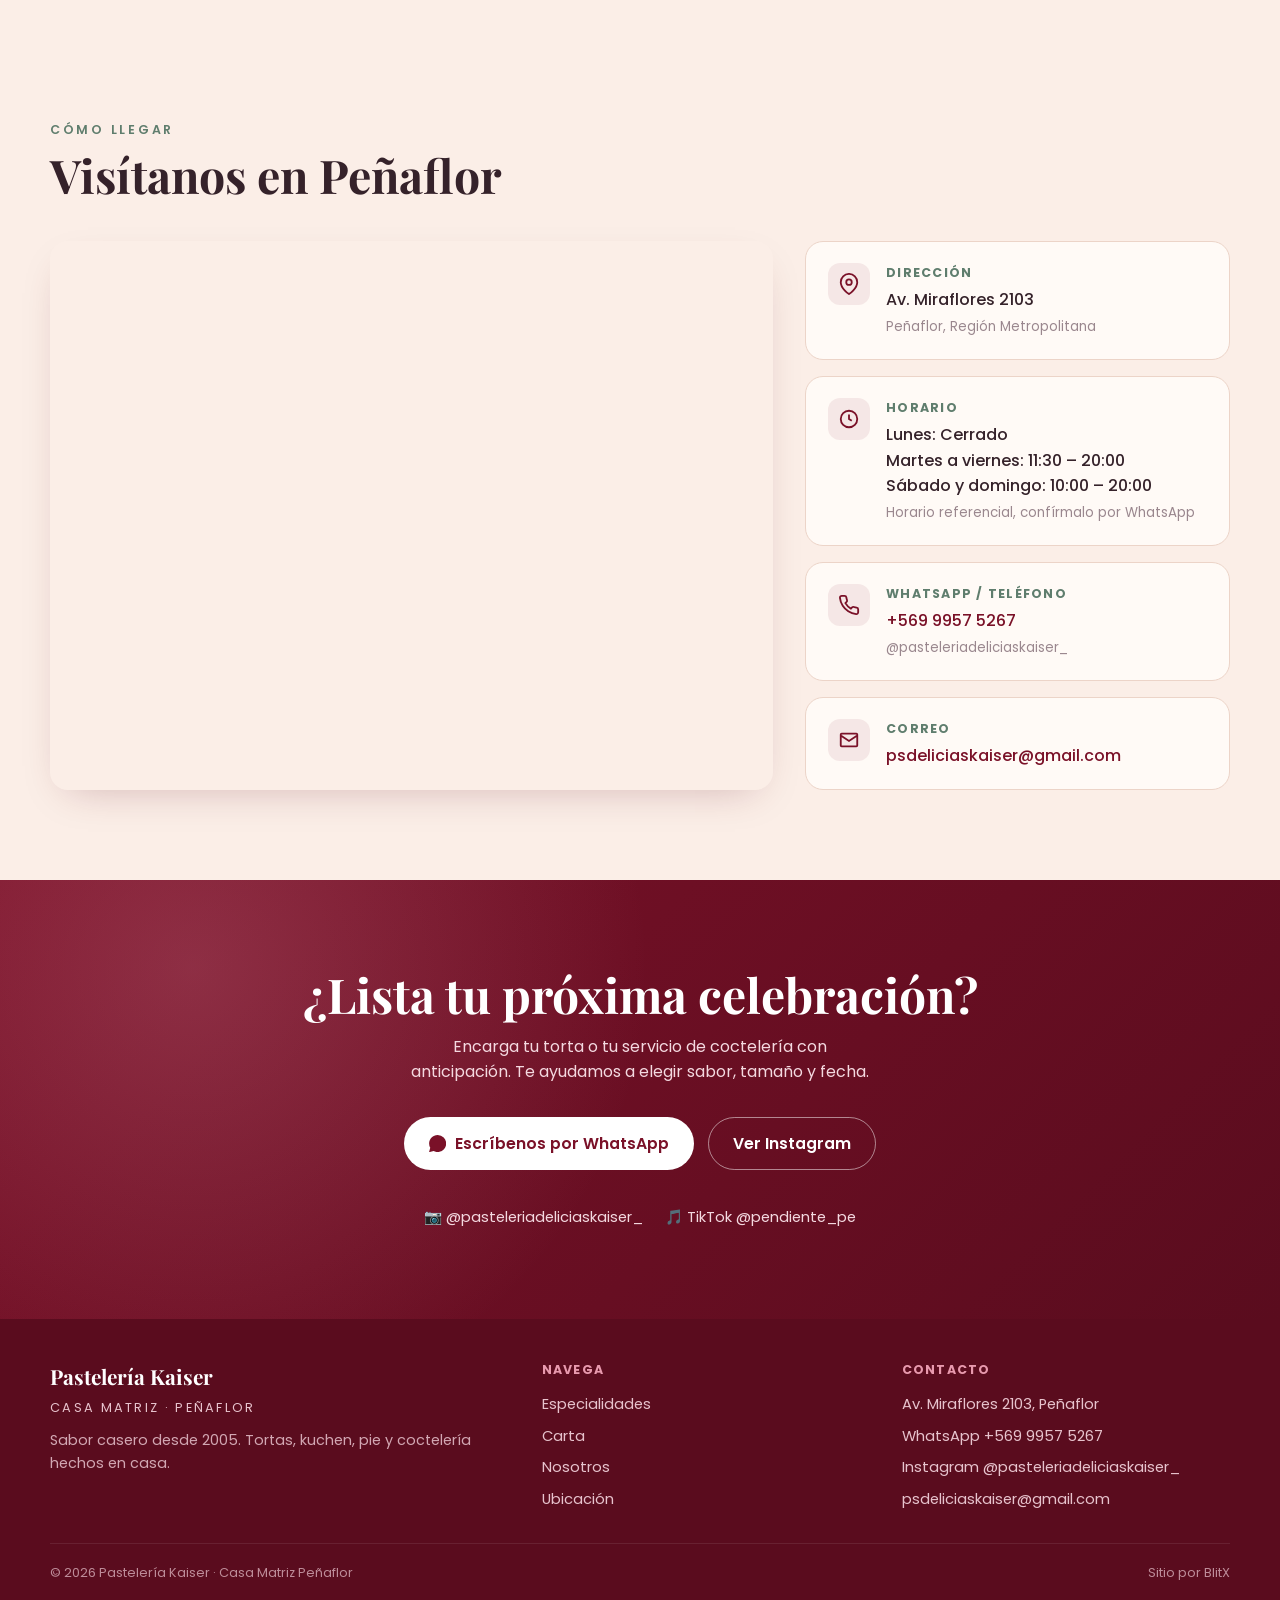
<file: pe/index.html>
<!DOCTYPE html>
<html lang="es-CL">
<head>
  <meta charset="UTF-8" />
  <meta name="viewport" content="width=device-width, initial-scale=1.0" />
  <title>Pastelería Kaiser · Peñaflor · Tortas, kuchen y coctelería</title>
  <meta name="description" content="Pastelería Kaiser, Casa Matriz Peñaflor. Sabor casero desde 2005: tortas de panqueque, chocolate y mil hojas, kuchen, pie y coctelería para eventos. Pedidos por WhatsApp." />

  <link rel="preconnect" href="https://fonts.googleapis.com" />
  <link rel="preconnect" href="https://fonts.gstatic.com" crossorigin />
  <link href="https://fonts.googleapis.com/css2?family=Playfair+Display:ital,wght@0,500;0,600;0,700;1,500;1,600&family=Poppins:wght@400;500;600&display=swap" rel="stylesheet" />
  <link rel="stylesheet" href="css/styles.css" />
</head>
<body>

  <!-- ===== Topbar ===== -->
  <div class="topbar">
    <div class="wrap">
      <span class="t-item t-hide">📍 Av. Miraflores 2103, Peñaflor</span>
      <div class="t-right">
        <span class="t-item" id="openState"><span class="dot"></span> <span id="openText">Horario</span></span>
        <a class="t-item" id="topWa" href="#" target="_blank" rel="noopener">💬 +569 9957 5267</a>
      </div>
    </div>
  </div>

  <!-- ===== Header ===== -->
  <header class="header" id="header">
    <div class="wrap">
      <a class="brand" href="#top" aria-label="Pastelería Kaiser Peñaflor">
        <img class="sello" src="assets/img/logo.png" alt="Logo Pastelería Kaiser" />
        <span class="b-txt">
          <strong>Pastelería Kaiser</strong>
          <span>Casa Matriz · Peñaflor</span>
        </span>
      </a>
      <nav class="nav" id="nav">
        <a href="#especialidades">Especialidades</a>
        <a href="#carta">Carta</a>
        <a href="#nosotros">Nosotros</a>
        <a href="#ubicacion">Ubicación</a>
      </nav>
      <div class="header-cta">
        <a class="btn btn-ghost" href="#carta">Ver la carta</a>
        <a class="btn btn-primary" id="headWa" href="#" target="_blank" rel="noopener">Pedir por WhatsApp</a>
        <button class="hamb" id="hamb" aria-label="Menú"><span></span><span></span><span></span></button>
      </div>
    </div>
  </header>

  <!-- ===== Hero ===== -->
  <section class="hero" id="top">
    <div class="hero-bg"><img src="assets/img/hero.jpg" alt="Torta artesanal de la Pastelería Kaiser" /></div>
    <div class="wrap">
      <div class="hero-inner reveal">
        <span class="eyebrow">Sabor casero desde 2005</span>
        <h1>Tortas y pastelería <em>hechas en casa</em>, en Peñaflor.</h1>
        <p class="lead">Tortas de panqueque, chocolate y mil hojas, kuchen, pie y coctelería para tus celebraciones. Encargadas a tu medida.</p>
        <div class="hero-actions">
          <a class="btn btn-primary" id="heroWa" href="#" target="_blank" rel="noopener">
            <svg viewBox="0 0 24 24" fill="currentColor"><path d="M.057 24l1.687-6.163a11.867 11.867 0 01-1.587-5.945C.16 5.335 5.495 0 12.05 0a11.82 11.82 0 018.413 3.488 11.824 11.824 0 013.48 8.414c-.003 6.557-5.338 11.892-11.893 11.892a11.9 11.9 0 01-5.688-1.448L.057 24z"/></svg>
            Encargar por WhatsApp
          </a>
          <a class="btn btn-light" href="#carta">Ver la carta completa</a>
        </div>
        <div class="hero-proof">
          <span class="stars">★★★★★</span>
          <span>4,6 · 252 reseñas en Google</span>
          <span class="sep"></span>
          <span>Encargos para cumpleaños y eventos</span>
        </div>
      </div>
    </div>
  </section>

  <!-- ===== Confianza ===== -->
  <div class="trust">
    <div class="wrap" id="stats"></div>
  </div>

  <!-- ===== Especialidades ===== -->
  <section id="especialidades">
    <div class="wrap">
      <div class="sec-head reveal">
        <span class="eyebrow">Las favoritas de la casa</span>
        <h2>Nuestras especialidades</h2>
        <p>Una selección de las tortas y postres que más piden en Peñaflor. Todas se encargan a tu medida.</p>
      </div>
      <div class="esp-grid reveal" id="espGrid"></div>
    </div>
  </section>

  <!-- ===== Carta ===== -->
  <section id="carta" class="alt">
    <div class="wrap">
      <div class="sec-head center reveal">
        <span class="eyebrow">Todo lo que horneamos</span>
        <h2>La carta</h2>
        <p>Tortas, kuchen y pie, y coctelería para eventos. Precios de referencia; confirma tu pedido por WhatsApp.</p>
      </div>
      <div class="carta-tabs" id="cartaTabs"></div>
      <div id="cartaPanels"></div>
    </div>
  </section>

  <!-- ===== Nosotros ===== -->
  <section id="nosotros">
    <div class="wrap">
      <div class="nos">
        <div class="nos-media reveal">
          <img src="assets/img/nosotros.jpg" alt="Pastelería artesanal hecha en casa" />
          <span class="badge">Desde 2005</span>
        </div>
        <div class="nos-body reveal">
          <span class="eyebrow">Nosotros</span>
          <h2>Sabor casero, receta de familia</h2>
          <p>Pastelería Kaiser nació en <strong>2005</strong> con una idea simple: pastelería hecha como en casa, con ingredientes de verdad y recetas de raíces alemanas. Desde entonces ese <strong>sabor casero</strong> es nuestro sello.</p>
          <p>En nuestra <strong>Casa Matriz de Peñaflor</strong> preparamos tortas, kuchen, pie y coctelería para acompañar tus celebraciones, encargadas a tu medida y horneadas con dedicación.</p>
          <a class="btn btn-ghost" href="#carta">Descubre la carta</a>
        </div>
      </div>
    </div>
  </section>

  <!-- ===== Reseñas ===== -->
  <section id="resenas" class="alt">
    <div class="wrap">
      <div class="sec-head center reveal">
        <span class="eyebrow">Lo que dicen nuestros clientes</span>
        <h2>4,6★ en Google · 252 reseñas</h2>
        <p>Una selección real de nuestras reseñas. <a id="resenasLink" href="#" target="_blank" rel="noopener">Ver todas en Google →</a></p>
      </div>
      <div class="rev-grid reveal" id="resenasGrid"></div>
    </div>
  </section>

  <!-- ===== Ubicación ===== -->
  <section id="ubicacion" class="alt">
    <div class="wrap">
      <div class="sec-head reveal">
        <span class="eyebrow">Cómo llegar</span>
        <h2>Visítanos en Peñaflor</h2>
      </div>
      <div class="ubi reveal">
        <iframe class="ubi-map" title="Mapa Pastelería Kaiser Peñaflor" loading="lazy"
          src="https://www.google.com/maps?q=Av.+Miraflores+2103+Pe%C3%B1aflor&output=embed"></iframe>
        <div class="ubi-cards">
          <div class="ubi-card">
            <span class="ic"><svg viewBox="0 0 24 24" fill="none" stroke="currentColor" stroke-width="2"><path d="M21 10c0 7-9 13-9 13s-9-6-9-13a9 9 0 1118 0z"/><circle cx="12" cy="10" r="3"/></svg></span>
            <div><h4>Dirección</h4><p>Av. Miraflores 2103</p><small>Peñaflor, Región Metropolitana</small></div>
          </div>
          <div class="ubi-card">
            <span class="ic"><svg viewBox="0 0 24 24" fill="none" stroke="currentColor" stroke-width="2"><circle cx="12" cy="12" r="9"/><path d="M12 7v5l3 2"/></svg></span>
            <div><h4>Horario</h4><p id="ubiHorario"></p><small>Horario referencial, confírmalo por WhatsApp</small></div>
          </div>
          <div class="ubi-card">
            <span class="ic"><svg viewBox="0 0 24 24" fill="none" stroke="currentColor" stroke-width="2"><path d="M22 16.92v3a2 2 0 01-2.18 2 19.79 19.79 0 01-8.63-3.07 19.5 19.5 0 01-6-6 19.79 19.79 0 01-3.07-8.67A2 2 0 014.11 2h3a2 2 0 012 1.72c.13.96.36 1.9.7 2.81a2 2 0 01-.45 2.11L8.09 9.91a16 16 0 006 6l1.27-1.27a2 2 0 012.11-.45c.9.34 1.85.57 2.81.7A2 2 0 0122 16.92z"/></svg></span>
            <div><h4>WhatsApp / Teléfono</h4><p><a id="ubiWa" href="#" target="_blank" rel="noopener">+569 9957 5267</a></p><small>@pasteleriadeliciaskaiser_</small></div>
          </div>
          <div class="ubi-card">
            <span class="ic"><svg viewBox="0 0 24 24" fill="none" stroke="currentColor" stroke-width="2"><path d="M4 4h16v16H4z" opacity="0"/><path d="M3 7l9 6 9-6M4 5h16a1 1 0 011 1v12a1 1 0 01-1 1H4a1 1 0 01-1-1V6a1 1 0 011-1z"/></svg></span>
            <div><h4>Correo</h4><p><a href="mailto:psdeliciaskaiser@gmail.com">psdeliciaskaiser@gmail.com</a></p></div>
          </div>
        </div>
      </div>
    </div>
  </section>

  <!-- ===== Pedido ===== -->
  <section class="pedido" id="pedido">
    <div class="wrap reveal">
      <h2>¿Lista tu próxima celebración?</h2>
      <p>Encarga tu torta o tu servicio de coctelería con anticipación. Te ayudamos a elegir sabor, tamaño y fecha.</p>
      <div class="pedido-actions">
        <a class="btn btn-light" id="pedidoWa" href="#" target="_blank" rel="noopener">
          <svg viewBox="0 0 24 24" fill="currentColor"><path d="M.057 24l1.687-6.163a11.867 11.867 0 01-1.587-5.945C.16 5.335 5.495 0 12.05 0a11.82 11.82 0 018.413 3.488 11.824 11.824 0 013.48 8.414c-.003 6.557-5.338 11.892-11.893 11.892a11.9 11.9 0 01-5.688-1.448L.057 24z"/></svg>
          Escríbenos por WhatsApp
        </a>
        <a class="btn btn-ghost" style="color:#fff;border-color:rgba(255,255,255,.5)" id="igBtn" href="#" target="_blank" rel="noopener">Ver Instagram</a>
      </div>
      <div class="social">
        <a id="igLink" href="#" target="_blank" rel="noopener">📷 @pasteleriadeliciaskaiser_</a>
        <a id="ttLink" href="#" target="_blank" rel="noopener">🎵 TikTok @pendiente_pe</a>
      </div>
    </div>
  </section>

  <!-- ===== Footer ===== -->
  <footer class="footer">
    <div class="wrap">
      <div class="f-brand">
        <strong>Pastelería Kaiser</strong>
        <span>Casa Matriz · Peñaflor</span>
        <p>Sabor casero desde 2005. Tortas, kuchen, pie y coctelería hechos en casa.</p>
      </div>
      <div>
        <h5>Navega</h5>
        <ul>
          <li><a href="#especialidades">Especialidades</a></li>
          <li><a href="#carta">Carta</a></li>
          <li><a href="#nosotros">Nosotros</a></li>
          <li><a href="#ubicacion">Ubicación</a></li>
        </ul>
      </div>
      <div>
        <h5>Contacto</h5>
        <ul>
          <li>Av. Miraflores 2103, Peñaflor</li>
          <li><a id="footWa" href="#" target="_blank" rel="noopener">WhatsApp +569 9957 5267</a></li>
          <li><a id="footIg" href="#" target="_blank" rel="noopener">Instagram @pasteleriadeliciaskaiser_</a></li>
          <li><a href="mailto:psdeliciaskaiser@gmail.com">psdeliciaskaiser@gmail.com</a></li>
        </ul>
      </div>
    </div>
    <div class="wrap f-bottom">
      <span>© <span id="year"></span> Pastelería Kaiser · Casa Matriz Peñaflor</span>
      <span>Sitio por BlitX</span>
    </div>
  </footer>

  <!-- ===== Carrito / Pedido ===== -->
  <button class="cart-fab" id="cartFab" aria-label="Ver mi pedido">
    <svg viewBox="0 0 24 24" fill="none" stroke="currentColor" stroke-width="2"><circle cx="9" cy="21" r="1"/><circle cx="20" cy="21" r="1"/><path d="M1 1h4l2.68 13.39a2 2 0 002 1.61h9.72a2 2 0 002-1.61L23 6H6"/></svg>
    <span class="cart-count" id="cartCount">0</span>
  </button>
  <div class="cart-overlay" id="cartOverlay"></div>
  <aside class="cart-drawer" id="cartDrawer" aria-label="Tu pedido">
    <header class="cart-head">
      <h3>Tu pedido</h3>
      <button class="cart-close" id="cartClose" aria-label="Cerrar">×</button>
    </header>
    <div class="cart-body" id="cartBody"></div>
    <footer class="cart-foot">
      <p class="cart-warn" id="cartWarn" style="display:none"></p>
      <div class="cart-total-row"><span>Total referencial</span><strong id="cartTotal">$0</strong></div>
      <p class="cart-disclaimer">Total referencial. Confirmamos disponibilidad, tamaños y precio final por WhatsApp.</p>
      <button class="btn btn-primary cart-send" id="cartSend">
        <svg viewBox="0 0 24 24" fill="currentColor"><path d="M.057 24l1.687-6.163a11.867 11.867 0 01-1.587-5.945C.16 5.335 5.495 0 12.05 0a11.82 11.82 0 018.413 3.488 11.824 11.824 0 013.48 8.414c-.003 6.557-5.338 11.892-11.893 11.892a11.9 11.9 0 01-5.688-1.448L.057 24z"/></svg>
        Pedir por WhatsApp
      </button>
      <button class="cart-clear" id="cartClear">Vaciar pedido</button>
    </footer>
  </aside>

  <!-- ===== WhatsApp flotante ===== -->
  <a class="wa-float" id="waFloat" href="#" target="_blank" rel="noopener" aria-label="Escríbenos por WhatsApp">
    <svg viewBox="0 0 24 24"><path d="M.057 24l1.687-6.163a11.867 11.867 0 01-1.587-5.945C.16 5.335 5.495 0 12.05 0a11.82 11.82 0 018.413 3.488 11.824 11.824 0 013.48 8.414c-.003 6.557-5.338 11.892-11.893 11.892a11.9 11.9 0 01-5.688-1.448L.057 24zm6.597-3.807c1.676.995 3.276 1.591 5.392 1.592 5.448 0 9.886-4.434 9.889-9.885.002-5.462-4.415-9.89-9.881-9.892-5.452 0-9.887 4.434-9.889 9.884a9.82 9.82 0 001.588 5.348l-.999 3.648 3.911-1.003zm11.387-5.464c-.074-.124-.272-.198-.57-.347-.297-.149-1.758-.868-2.031-.967-.272-.099-.47-.149-.669.149-.198.297-.768.967-.941 1.165-.173.198-.347.223-.644.074-.297-.149-1.255-.462-2.39-1.475-.883-.788-1.48-1.761-1.653-2.059-.173-.297-.018-.458.13-.606.134-.133.297-.347.446-.521.151-.172.2-.296.3-.495.099-.198.05-.372-.025-.521-.075-.148-.669-1.611-.916-2.206-.242-.579-.487-.501-.669-.51l-.57-.01c-.198 0-.52.074-.792.372s-1.04 1.016-1.04 2.479 1.065 2.876 1.213 3.074c.149.198 2.095 3.2 5.076 4.487.709.306 1.263.489 1.694.626.712.226 1.36.194 1.872.118.571-.085 1.758-.719 2.006-1.413.248-.695.248-1.29.173-1.414z"/></svg>
  </a>

  <script src="data/content.js"></script>
  <script src="js/main.js"></script>
</body>
</html>
</file>
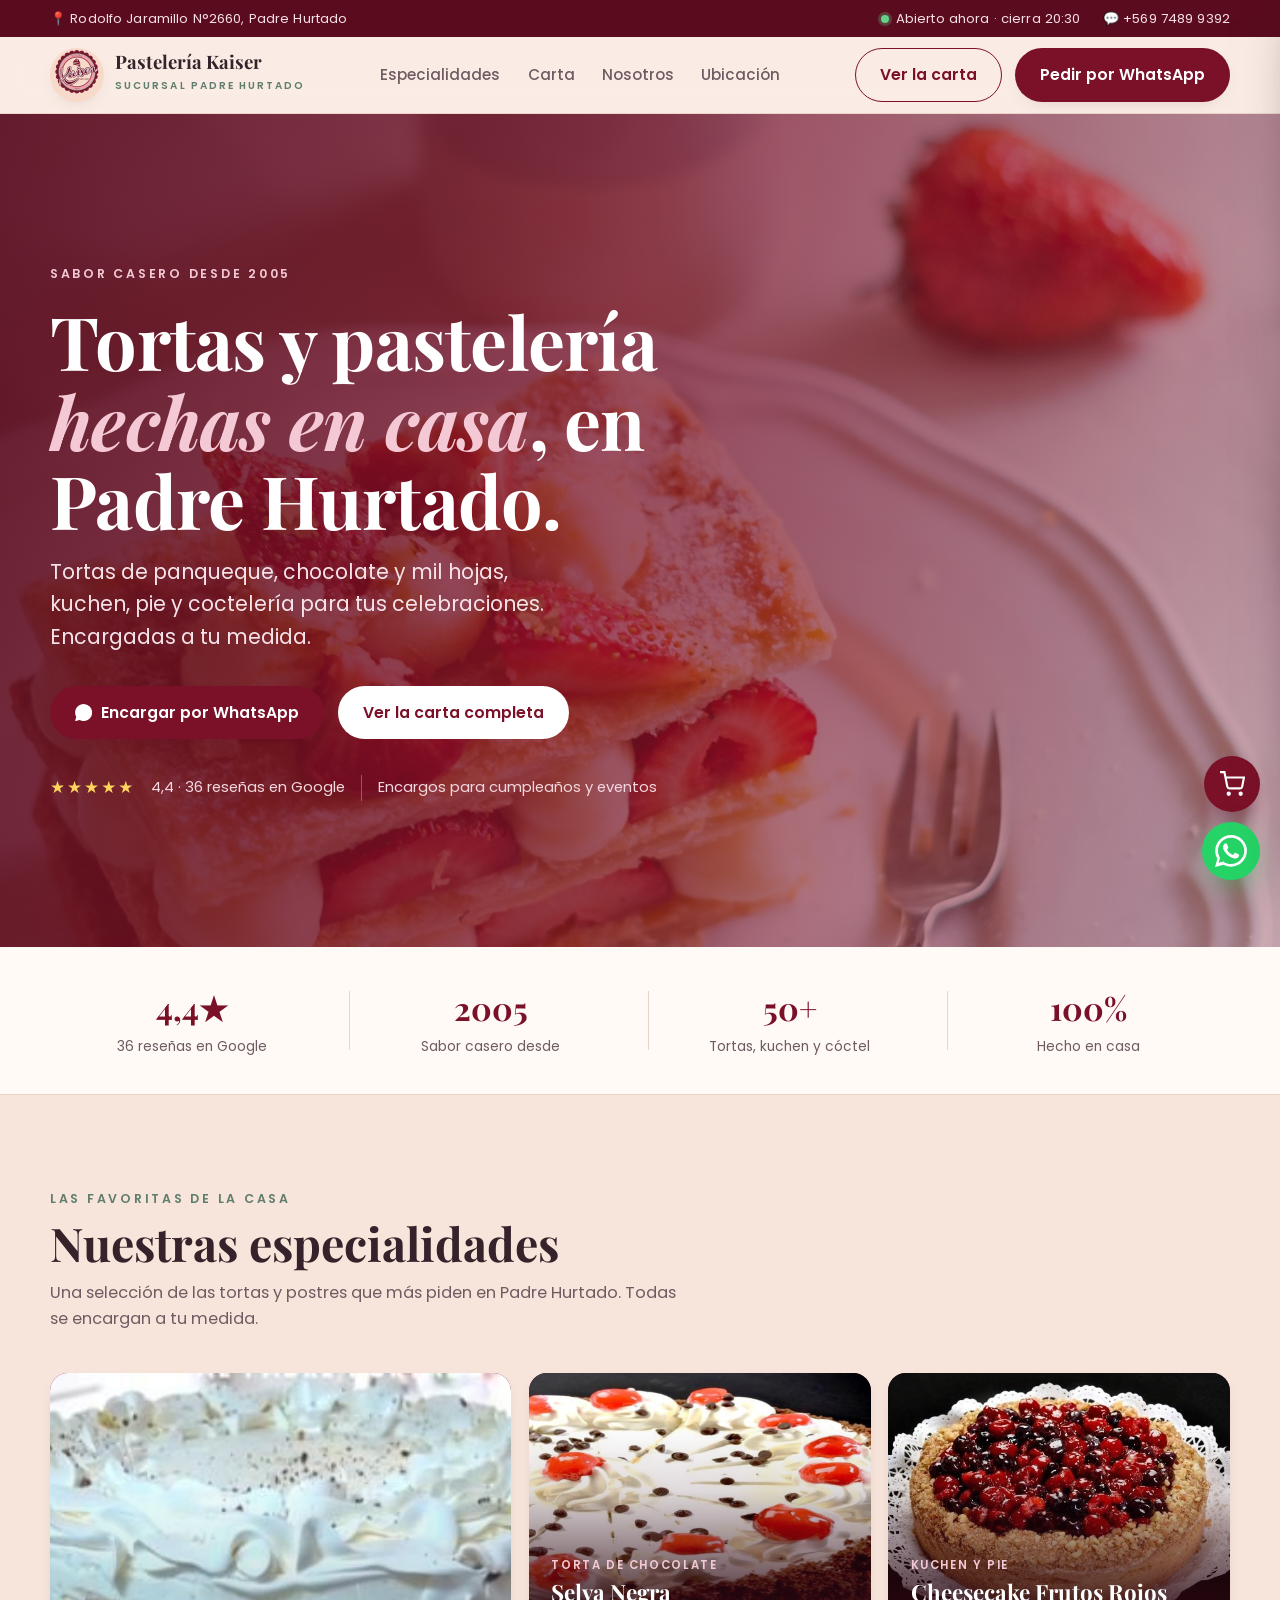
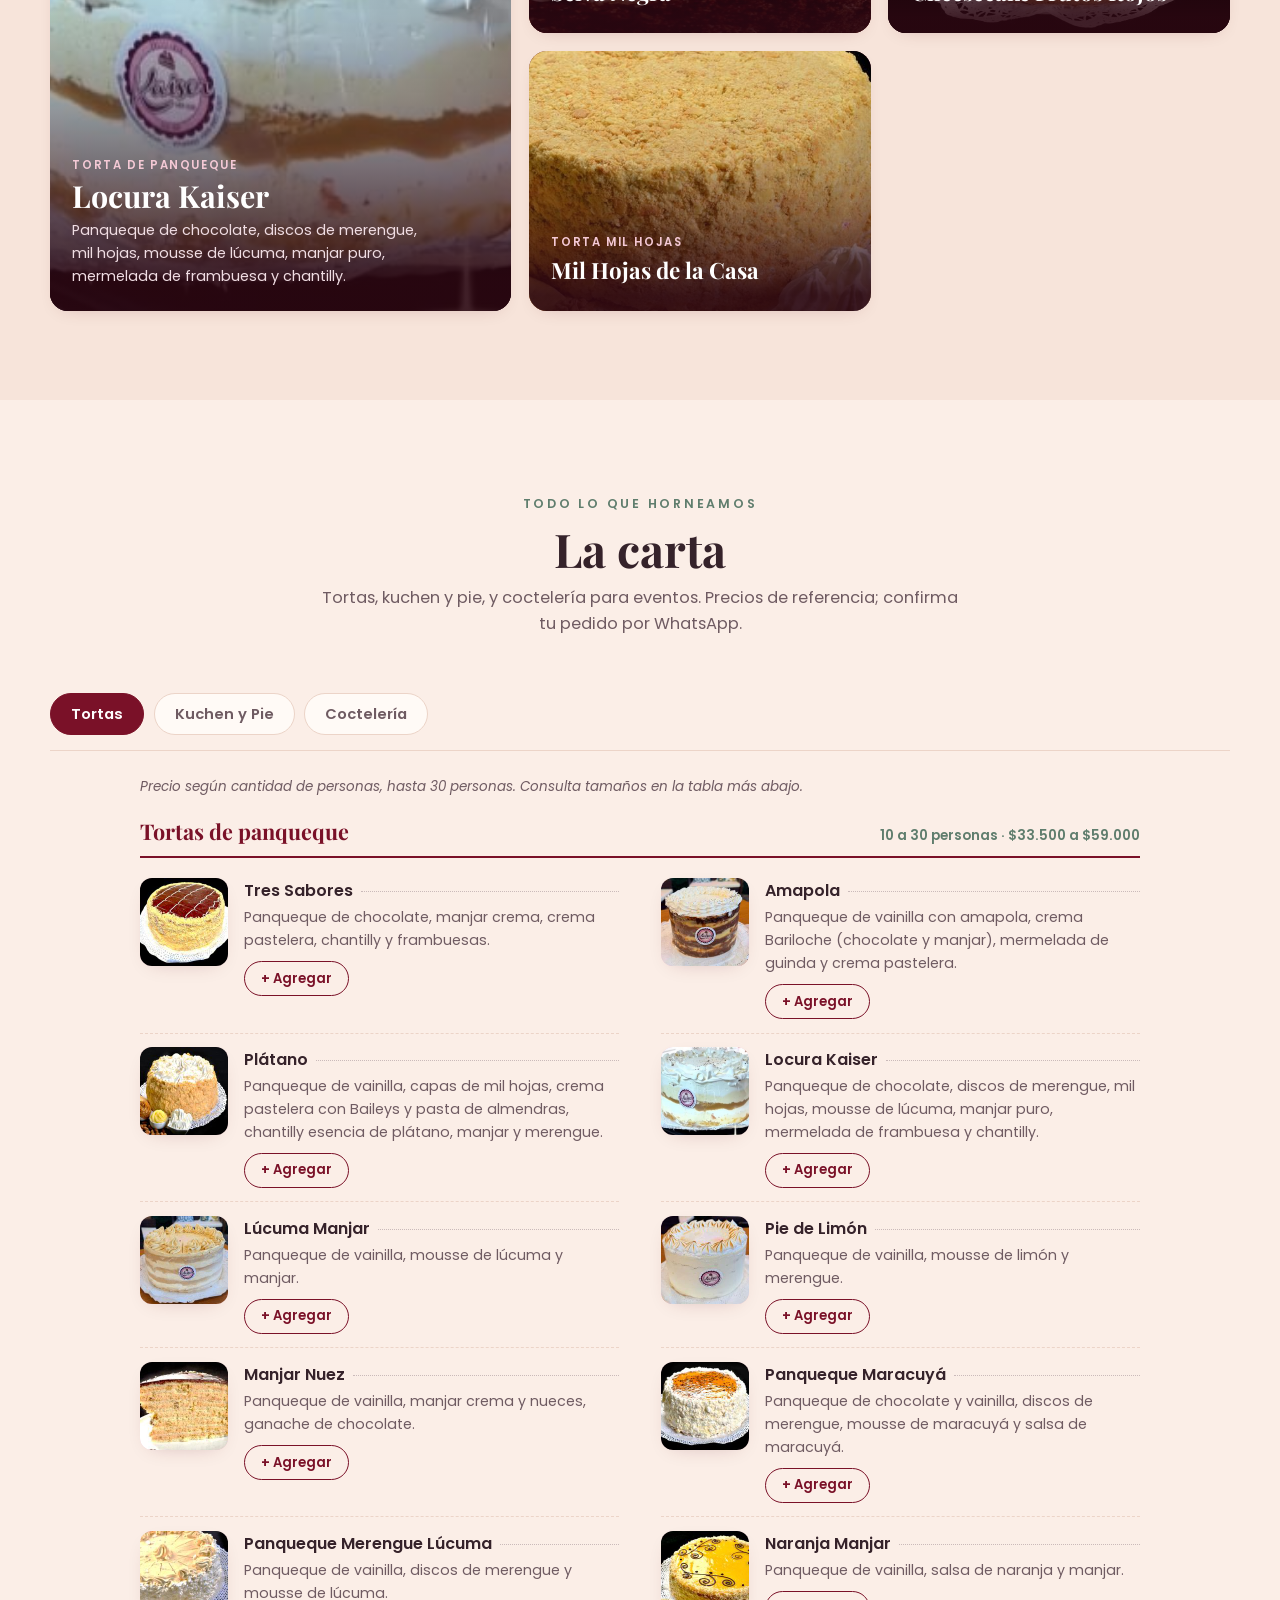
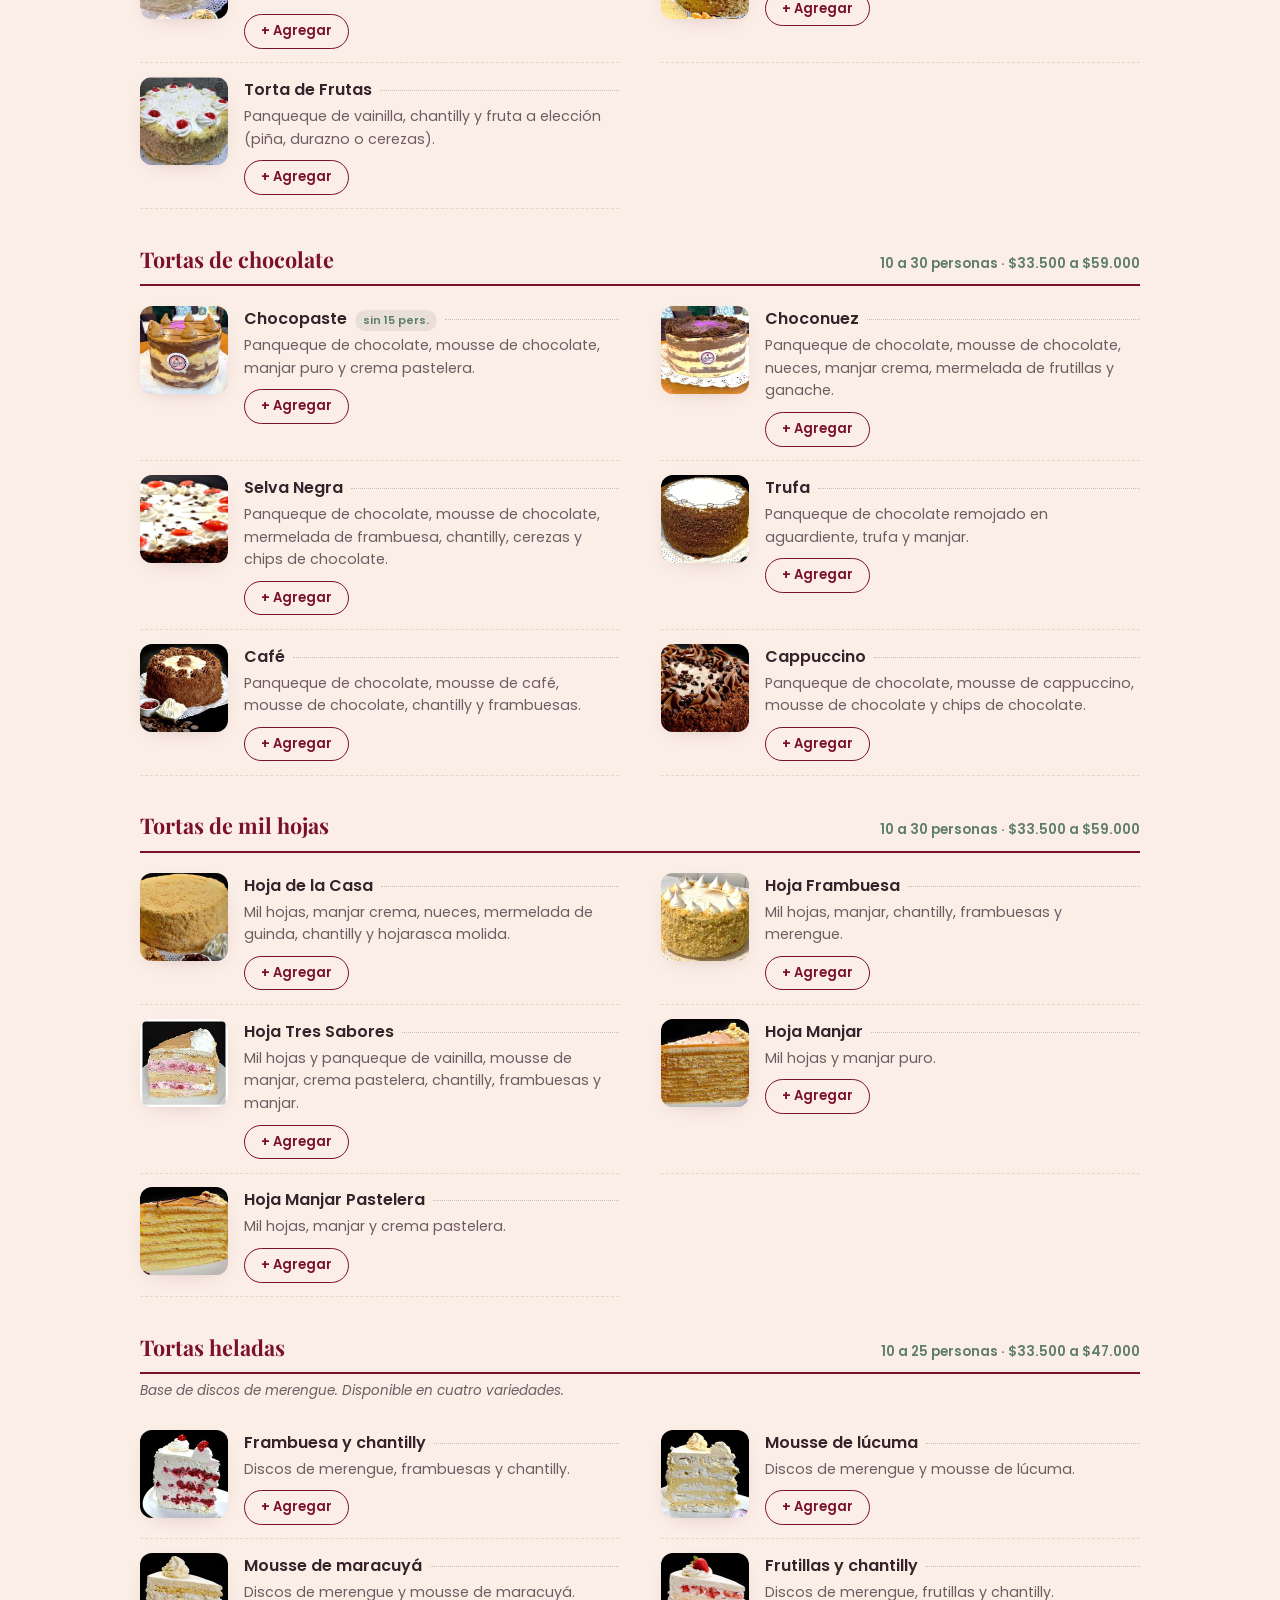
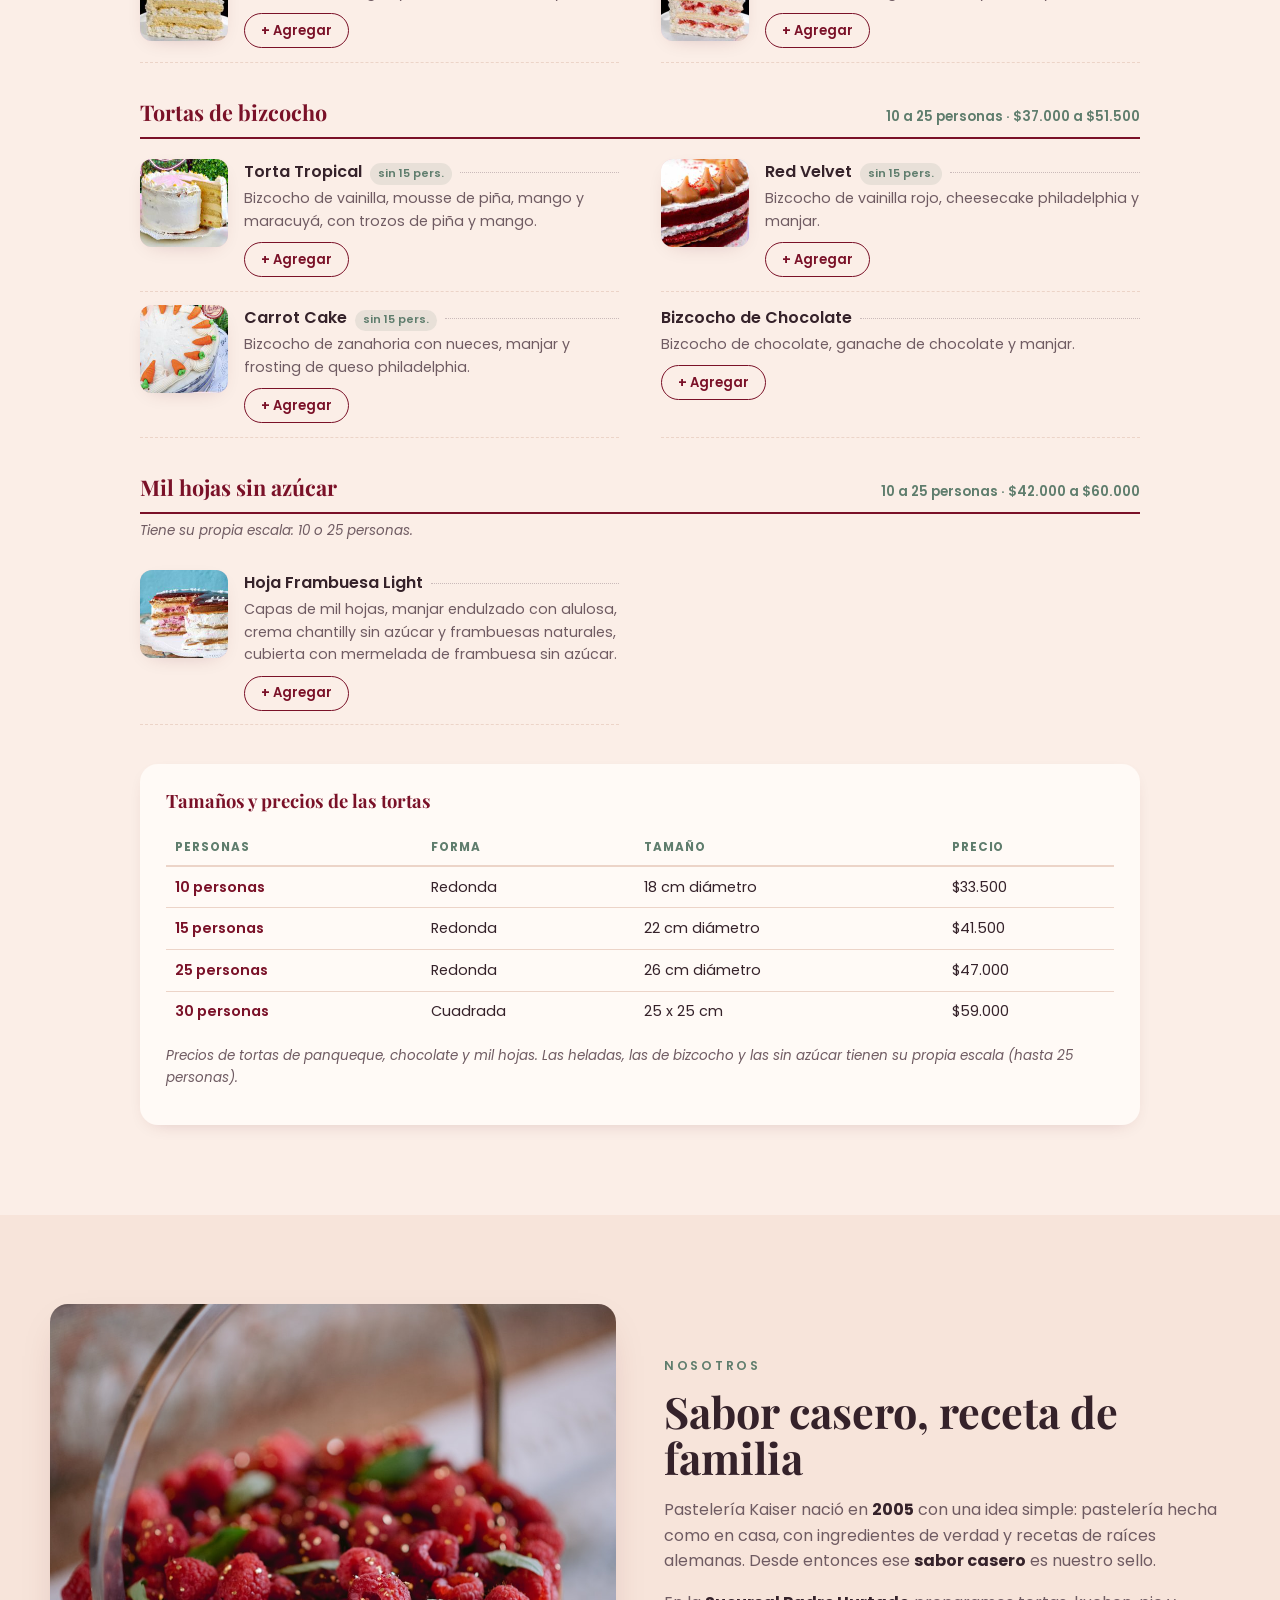
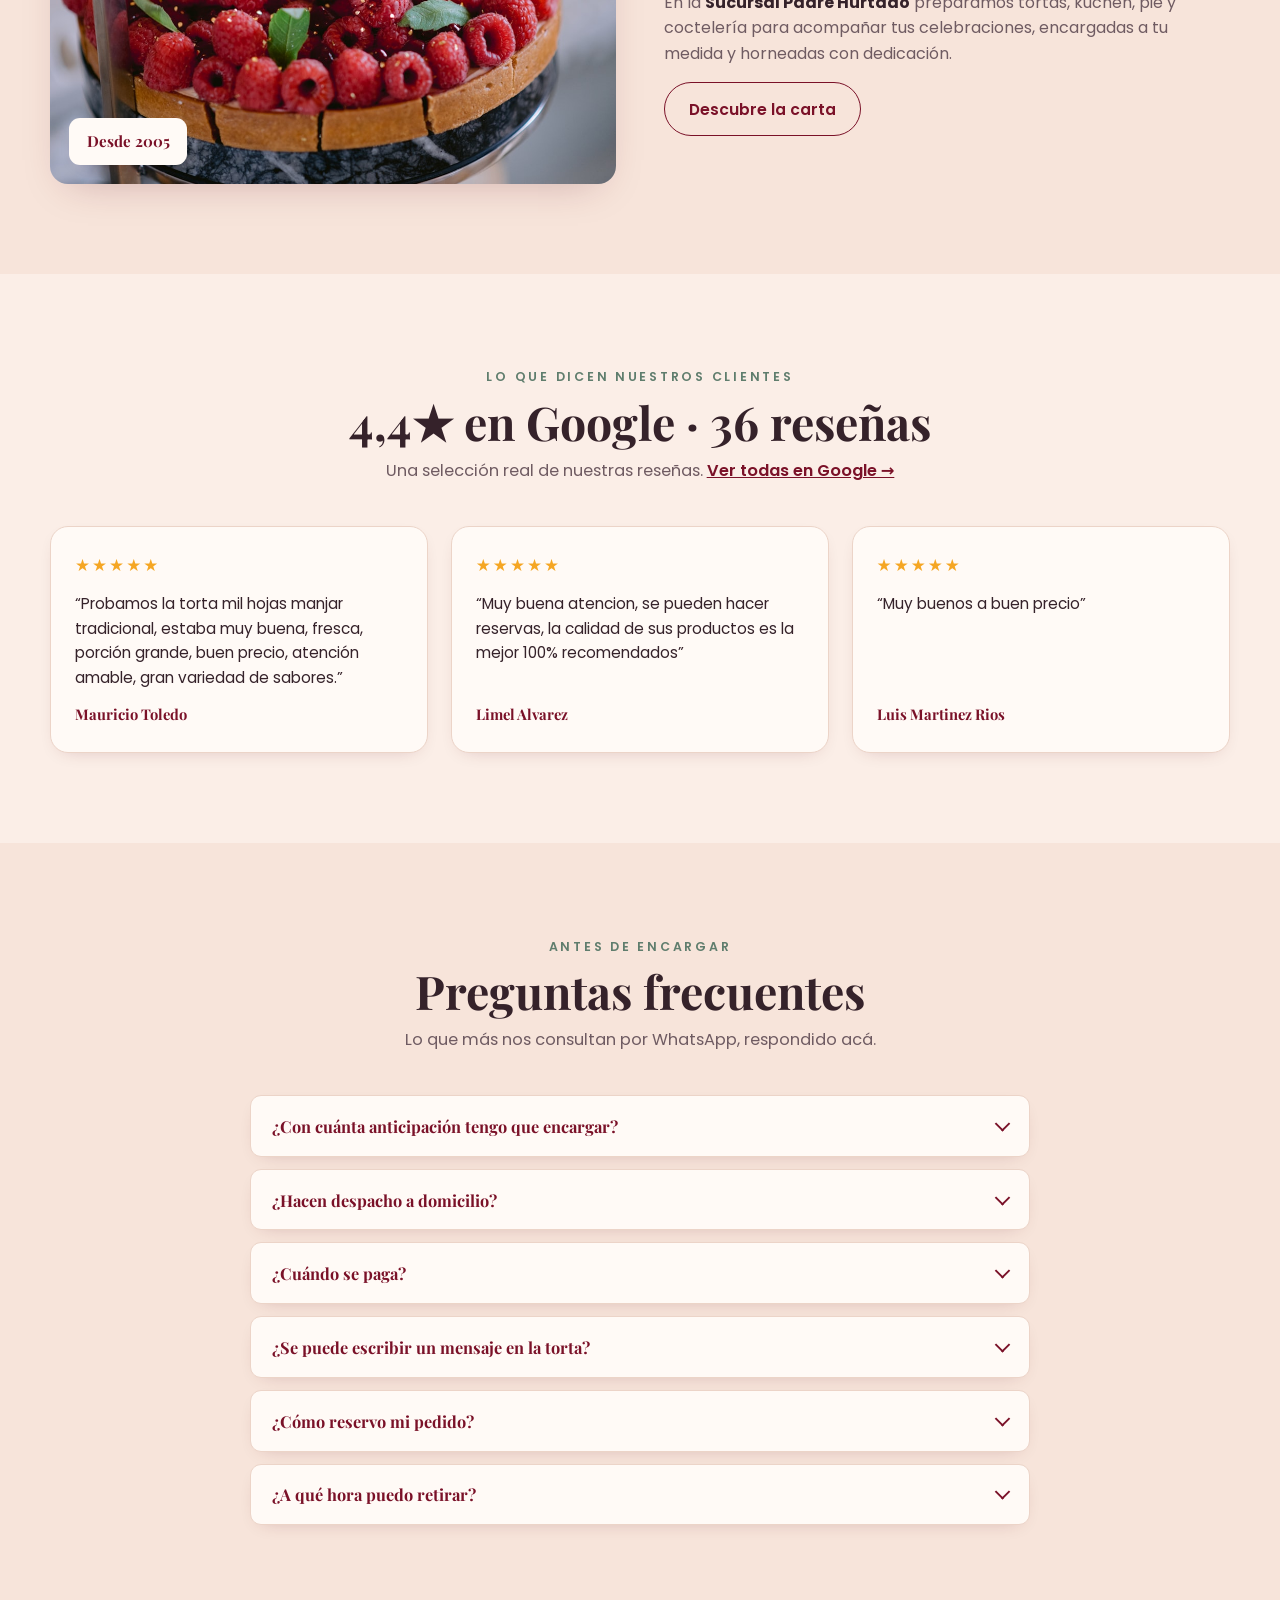
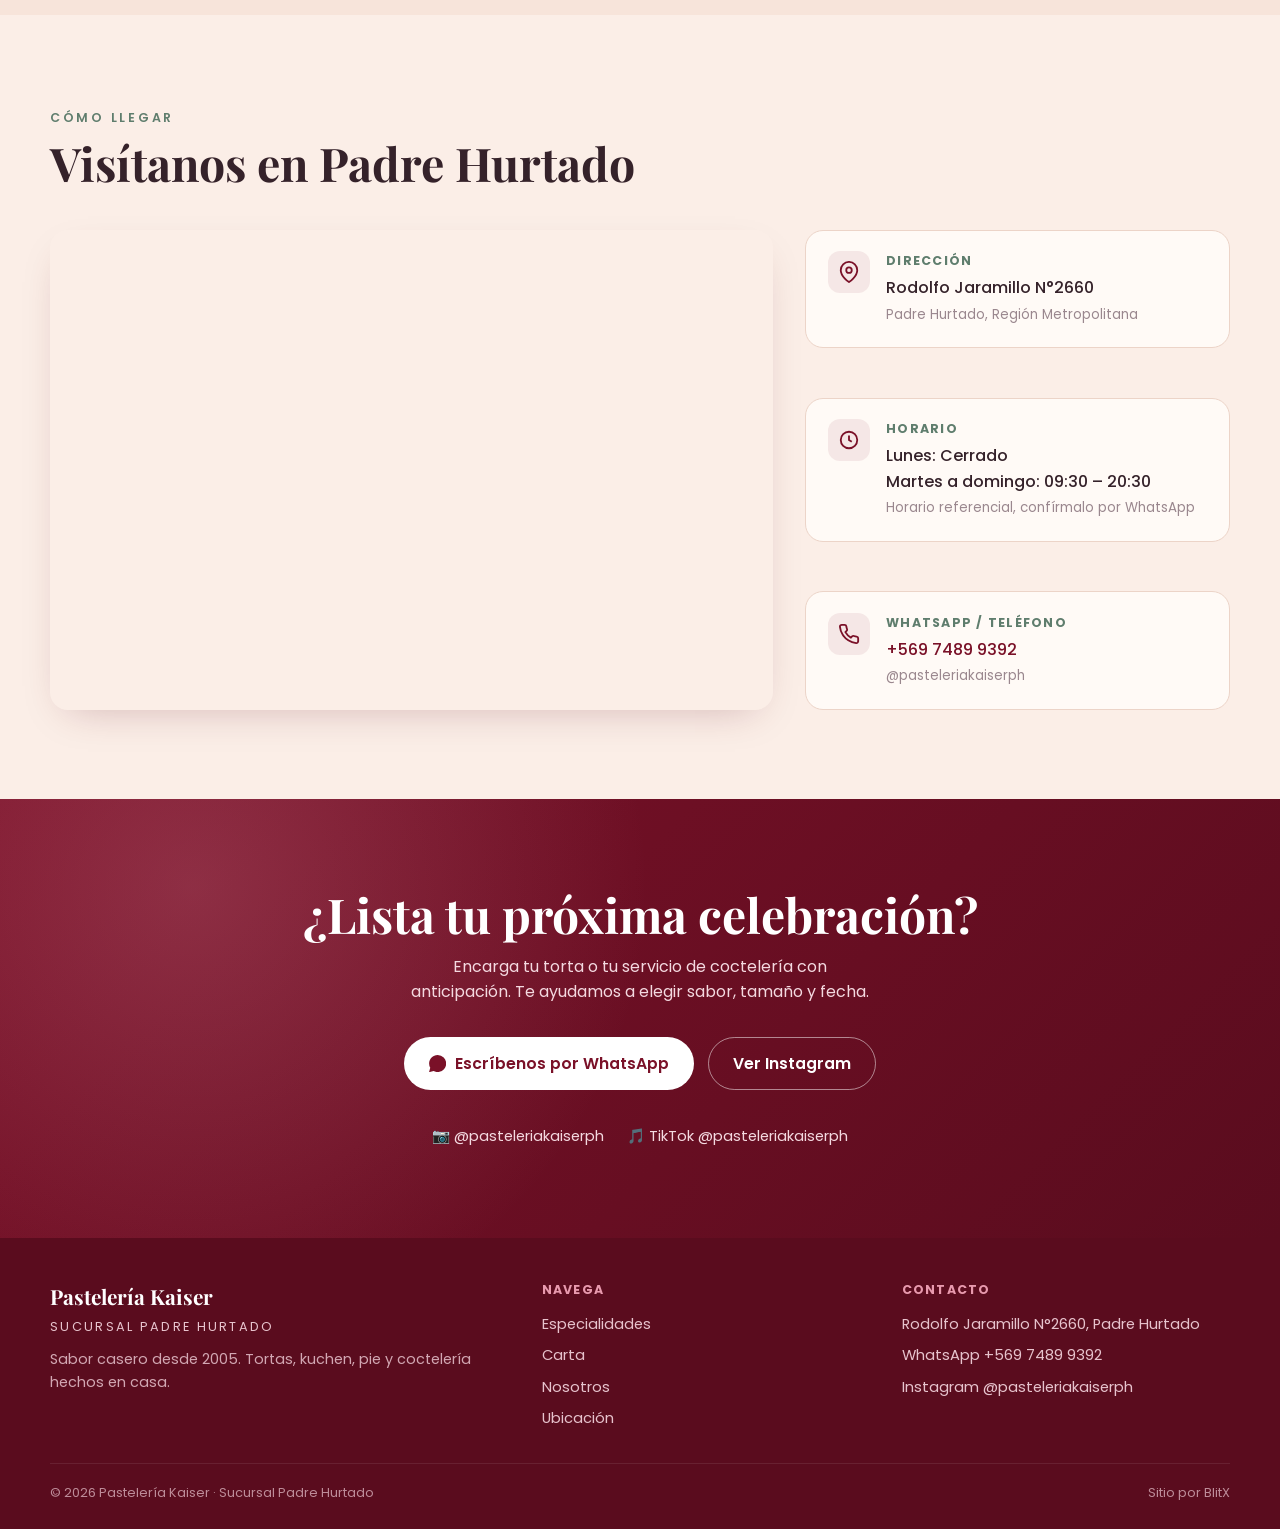
<file: ph/index.html>
<!DOCTYPE html>
<html lang="es-CL">
<head>
  <meta charset="UTF-8" />
  <meta name="viewport" content="width=device-width, initial-scale=1.0" />
  <title>Pastelería Kaiser · Padre Hurtado · Tortas, kuchen y coctelería</title>
  <meta name="description" content="Pastelería Kaiser Sucursal Padre Hurtado. Sabor casero desde 2005: tortas de panqueque, chocolate y mil hojas, kuchen, pie y coctelería para eventos. Pedidos por WhatsApp." />

  <link rel="preconnect" href="https://fonts.googleapis.com" />
  <link rel="preconnect" href="https://fonts.gstatic.com" crossorigin />
  <link href="https://fonts.googleapis.com/css2?family=Playfair+Display:ital,wght@0,500;0,600;0,700;1,500;1,600&family=Poppins:wght@400;500;600&display=swap" rel="stylesheet" />
  <link rel="stylesheet" href="css/styles.css?v=20260823c" />
</head>
<body>

  <!-- ===== Topbar ===== -->
  <div class="topbar">
    <div class="wrap">
      <span class="t-item t-hide">📍 Rodolfo Jaramillo N°2660, Padre Hurtado</span>
      <div class="t-right">
        <span class="t-item" id="openState"><span class="dot"></span> <span id="openText">Horario</span></span>
        <a class="t-item" id="topWa" href="#" target="_blank" rel="noopener">💬 +569 7489 9392</a>
      </div>
    </div>
  </div>

  <!-- ===== Header ===== -->
  <header class="header" id="header">
    <div class="wrap">
      <a class="brand" href="#top" aria-label="Pastelería Kaiser Padre Hurtado">
        <img class="sello" src="assets/img/logo.png" alt="Logo Pastelería Kaiser" />
        <span class="b-txt">
          <strong>Pastelería Kaiser</strong>
          <span>Sucursal Padre Hurtado</span>
        </span>
      </a>
      <nav class="nav" id="nav">
        <a href="#especialidades">Especialidades</a>
        <a href="#carta">Carta</a>
        <a href="#nosotros">Nosotros</a>
        <a href="#ubicacion">Ubicación</a>
      </nav>
      <div class="header-cta">
        <a class="btn btn-ghost" href="#carta">Ver la carta</a>
        <a class="btn btn-primary" id="headWa" href="#" target="_blank" rel="noopener">Pedir por WhatsApp</a>
        <button class="hamb" id="hamb" aria-label="Menú"><span></span><span></span><span></span></button>
      </div>
    </div>
  </header>

  <!-- ===== Hero ===== -->
  <section class="hero" id="top">
    <div class="hero-bg"><img src="assets/img/hero.jpg" alt="Torta artesanal de la Pastelería Kaiser" /></div>
    <div class="wrap">
      <div class="hero-inner reveal">
        <span class="eyebrow">Sabor casero desde 2005</span>
        <h1>Tortas y pastelería <em>hechas en casa</em>, en Padre Hurtado.</h1>
        <p class="lead">Tortas de panqueque, chocolate y mil hojas, kuchen, pie y coctelería para tus celebraciones. Encargadas a tu medida.</p>
        <div class="hero-actions">
          <a class="btn btn-primary" id="heroWa" href="#" target="_blank" rel="noopener">
            <svg viewBox="0 0 24 24" fill="currentColor"><path d="M.057 24l1.687-6.163a11.867 11.867 0 01-1.587-5.945C.16 5.335 5.495 0 12.05 0a11.82 11.82 0 018.413 3.488 11.824 11.824 0 013.48 8.414c-.003 6.557-5.338 11.892-11.893 11.892a11.9 11.9 0 01-5.688-1.448L.057 24z"/></svg>
            Encargar por WhatsApp
          </a>
          <a class="btn btn-light" href="#carta">Ver la carta completa</a>
        </div>
        <div class="hero-proof">
          <span class="stars">★★★★★</span>
          <span>4,4 · 36 reseñas en Google</span>
          <span class="sep"></span>
          <span>Encargos para cumpleaños y eventos</span>
        </div>
      </div>
    </div>
  </section>

  <!-- ===== Confianza ===== -->
  <div class="trust">
    <div class="wrap" id="stats"></div>
  </div>

  <!-- ===== Especialidades ===== -->
  <section id="especialidades">
    <div class="wrap">
      <div class="sec-head reveal">
        <span class="eyebrow">Las favoritas de la casa</span>
        <h2>Nuestras especialidades</h2>
        <p>Una selección de las tortas y postres que más piden en Padre Hurtado. Todas se encargan a tu medida.</p>
      </div>
      <div class="esp-grid reveal" id="espGrid"></div>
    </div>
  </section>

  <!-- ===== Carta ===== -->
  <section id="carta" class="alt">
    <div class="wrap">
      <div class="sec-head center reveal">
        <span class="eyebrow">Todo lo que horneamos</span>
        <h2>La carta</h2>
        <p>Tortas, kuchen y pie, y coctelería para eventos. Precios de referencia; confirma tu pedido por WhatsApp.</p>
      </div>
      <div class="carta-tabs" id="cartaTabs"></div>
      <div id="cartaPanels"></div>
    </div>
  </section>

  <!-- ===== Nosotros ===== -->
  <section id="nosotros">
    <div class="wrap">
      <div class="nos">
        <div class="nos-media reveal">
          <img src="assets/img/nosotros.jpg" alt="Pastelería artesanal hecha en casa" />
          <span class="badge">Desde 2005</span>
        </div>
        <div class="nos-body reveal">
          <span class="eyebrow">Nosotros</span>
          <h2>Sabor casero, receta de familia</h2>
          <p>Pastelería Kaiser nació en <strong>2005</strong> con una idea simple: pastelería hecha como en casa, con ingredientes de verdad y recetas de raíces alemanas. Desde entonces ese <strong>sabor casero</strong> es nuestro sello.</p>
          <p>En la <strong>Sucursal Padre Hurtado</strong> preparamos tortas, kuchen, pie y coctelería para acompañar tus celebraciones, encargadas a tu medida y horneadas con dedicación.</p>
          <a class="btn btn-ghost" href="#carta">Descubre la carta</a>
        </div>
      </div>
    </div>
  </section>

  <!-- ===== Reseñas ===== -->
  <section id="resenas" class="alt">
    <div class="wrap">
      <div class="sec-head center reveal">
        <span class="eyebrow">Lo que dicen nuestros clientes</span>
        <h2>4,4★ en Google · 36 reseñas</h2>
        <p>Una selección real de nuestras reseñas. <a id="resenasLink" href="#" target="_blank" rel="noopener">Ver todas en Google →</a></p>
      </div>
      <div class="rev-grid reveal" id="resenasGrid"></div>
    </div>
  </section>

  <!-- ===== Preguntas frecuentes ===== -->
  <section id="faq">
    <div class="wrap">
      <div class="sec-head center reveal">
        <span class="eyebrow">Antes de encargar</span>
        <h2>Preguntas frecuentes</h2>
        <p>Lo que más nos consultan por WhatsApp, respondido acá.</p>
      </div>
      <div class="faq-list reveal" id="faqList"></div>
    </div>
  </section>

  <!-- ===== Ubicación ===== -->
  <section id="ubicacion" class="alt">
    <div class="wrap">
      <div class="sec-head reveal">
        <span class="eyebrow">Cómo llegar</span>
        <h2>Visítanos en Padre Hurtado</h2>
      </div>
      <div class="ubi reveal">
        <iframe class="ubi-map" title="Mapa Pastelería Kaiser Padre Hurtado" loading="lazy"
          src="https://www.google.com/maps?q=Rodolfo+Jaramillo+2660+Padre+Hurtado&output=embed"></iframe>
        <div class="ubi-cards">
          <div class="ubi-card">
            <span class="ic"><svg viewBox="0 0 24 24" fill="none" stroke="currentColor" stroke-width="2"><path d="M21 10c0 7-9 13-9 13s-9-6-9-13a9 9 0 1118 0z"/><circle cx="12" cy="10" r="3"/></svg></span>
            <div><h4>Dirección</h4><p>Rodolfo Jaramillo N°2660</p><small>Padre Hurtado, Región Metropolitana</small></div>
          </div>
          <div class="ubi-card">
            <span class="ic"><svg viewBox="0 0 24 24" fill="none" stroke="currentColor" stroke-width="2"><circle cx="12" cy="12" r="9"/><path d="M12 7v5l3 2"/></svg></span>
            <div><h4>Horario</h4><p id="ubiHorario"></p><small>Horario referencial, confírmalo por WhatsApp</small></div>
          </div>
          <div class="ubi-card">
            <span class="ic"><svg viewBox="0 0 24 24" fill="none" stroke="currentColor" stroke-width="2"><path d="M22 16.92v3a2 2 0 01-2.18 2 19.79 19.79 0 01-8.63-3.07 19.5 19.5 0 01-6-6 19.79 19.79 0 01-3.07-8.67A2 2 0 014.11 2h3a2 2 0 012 1.72c.13.96.36 1.9.7 2.81a2 2 0 01-.45 2.11L8.09 9.91a16 16 0 006 6l1.27-1.27a2 2 0 012.11-.45c.9.34 1.85.57 2.81.7A2 2 0 0122 16.92z"/></svg></span>
            <div><h4>WhatsApp / Teléfono</h4><p><a id="ubiWa" href="#" target="_blank" rel="noopener">+569 7489 9392</a></p><small>@pasteleriakaiserph</small></div>
          </div>
        </div>
      </div>
    </div>
  </section>

  <!-- ===== Pedido ===== -->
  <section class="pedido" id="pedido">
    <div class="wrap reveal">
      <h2>¿Lista tu próxima celebración?</h2>
      <p>Encarga tu torta o tu servicio de coctelería con anticipación. Te ayudamos a elegir sabor, tamaño y fecha.</p>
      <div class="pedido-actions">
        <a class="btn btn-light" id="pedidoWa" href="#" target="_blank" rel="noopener">
          <svg viewBox="0 0 24 24" fill="currentColor"><path d="M.057 24l1.687-6.163a11.867 11.867 0 01-1.587-5.945C.16 5.335 5.495 0 12.05 0a11.82 11.82 0 018.413 3.488 11.824 11.824 0 013.48 8.414c-.003 6.557-5.338 11.892-11.893 11.892a11.9 11.9 0 01-5.688-1.448L.057 24z"/></svg>
          Escríbenos por WhatsApp
        </a>
        <a class="btn btn-ghost" style="color:#fff;border-color:rgba(255,255,255,.5)" id="igBtn" href="#" target="_blank" rel="noopener">Ver Instagram</a>
      </div>
      <div class="social">
        <a id="igLink" href="#" target="_blank" rel="noopener">📷 @pasteleriakaiserph</a>
        <a id="ttLink" href="#" target="_blank" rel="noopener">🎵 TikTok @pasteleriakaiserph</a>
      </div>
    </div>
  </section>

  <!-- ===== Footer ===== -->
  <footer class="footer">
    <div class="wrap">
      <div class="f-brand">
        <strong>Pastelería Kaiser</strong>
        <span>Sucursal Padre Hurtado</span>
        <p>Sabor casero desde 2005. Tortas, kuchen, pie y coctelería hechos en casa.</p>
      </div>
      <div>
        <h5>Navega</h5>
        <ul>
          <li><a href="#especialidades">Especialidades</a></li>
          <li><a href="#carta">Carta</a></li>
          <li><a href="#nosotros">Nosotros</a></li>
          <li><a href="#ubicacion">Ubicación</a></li>
        </ul>
      </div>
      <div>
        <h5>Contacto</h5>
        <ul>
          <li>Rodolfo Jaramillo N°2660, Padre Hurtado</li>
          <li><a id="footWa" href="#" target="_blank" rel="noopener">WhatsApp +569 7489 9392</a></li>
          <li><a id="footIg" href="#" target="_blank" rel="noopener">Instagram @pasteleriakaiserph</a></li>
        </ul>
      </div>
    </div>
    <div class="wrap f-bottom">
      <span>© <span id="year"></span> Pastelería Kaiser · Sucursal Padre Hurtado</span>
      <span>Sitio por BlitX</span>
    </div>
  </footer>

  <!-- ===== Carrito / Pedido ===== -->
  <button class="cart-fab" id="cartFab" aria-label="Ver mi pedido">
    <svg viewBox="0 0 24 24" fill="none" stroke="currentColor" stroke-width="2"><circle cx="9" cy="21" r="1"/><circle cx="20" cy="21" r="1"/><path d="M1 1h4l2.68 13.39a2 2 0 002 1.61h9.72a2 2 0 002-1.61L23 6H6"/></svg>
    <span class="cart-count" id="cartCount">0</span>
  </button>
  <div class="cart-overlay" id="cartOverlay"></div>
  <aside class="cart-drawer" id="cartDrawer" aria-label="Tu pedido">
    <header class="cart-head">
      <h3>Tu pedido</h3>
      <button class="cart-close" id="cartClose" aria-label="Cerrar">×</button>
    </header>
    <div class="cart-body" id="cartBody"></div>
    <footer class="cart-foot">
      <p class="cart-warn" id="cartWarn" style="display:none"></p>
      <div class="cart-total-row"><span>Total referencial</span><strong id="cartTotal">$0</strong></div>
      <p class="cart-disclaimer">Total referencial. Confirmamos disponibilidad, tamaños y precio final por WhatsApp.</p>
      <button class="btn btn-primary cart-send" id="cartSend">
        <svg viewBox="0 0 24 24" fill="currentColor"><path d="M.057 24l1.687-6.163a11.867 11.867 0 01-1.587-5.945C.16 5.335 5.495 0 12.05 0a11.82 11.82 0 018.413 3.488 11.824 11.824 0 013.48 8.414c-.003 6.557-5.338 11.892-11.893 11.892a11.9 11.9 0 01-5.688-1.448L.057 24z"/></svg>
        Pedir por WhatsApp
      </button>
      <button class="cart-clear" id="cartClear">Vaciar pedido</button>
    </footer>
  </aside>

  <!-- ===== WhatsApp flotante ===== -->
  <a class="wa-float" id="waFloat" href="#" target="_blank" rel="noopener" aria-label="Escríbenos por WhatsApp">
    <svg viewBox="0 0 24 24"><path d="M.057 24l1.687-6.163a11.867 11.867 0 01-1.587-5.945C.16 5.335 5.495 0 12.05 0a11.82 11.82 0 018.413 3.488 11.824 11.824 0 013.48 8.414c-.003 6.557-5.338 11.892-11.893 11.892a11.9 11.9 0 01-5.688-1.448L.057 24zm6.597-3.807c1.676.995 3.276 1.591 5.392 1.592 5.448 0 9.886-4.434 9.889-9.885.002-5.462-4.415-9.89-9.881-9.892-5.452 0-9.887 4.434-9.889 9.884a9.82 9.82 0 001.588 5.348l-.999 3.648 3.911-1.003zm11.387-5.464c-.074-.124-.272-.198-.57-.347-.297-.149-1.758-.868-2.031-.967-.272-.099-.47-.149-.669.149-.198.297-.768.967-.941 1.165-.173.198-.347.223-.644.074-.297-.149-1.255-.462-2.39-1.475-.883-.788-1.48-1.761-1.653-2.059-.173-.297-.018-.458.13-.606.134-.133.297-.347.446-.521.151-.172.2-.296.3-.495.099-.198.05-.372-.025-.521-.075-.148-.669-1.611-.916-2.206-.242-.579-.487-.501-.669-.51l-.57-.01c-.198 0-.52.074-.792.372s-1.04 1.016-1.04 2.479 1.065 2.876 1.213 3.074c.149.198 2.095 3.2 5.076 4.487.709.306 1.263.489 1.694.626.712.226 1.36.194 1.872.118.571-.085 1.758-.719 2.006-1.413.248-.695.248-1.29.173-1.414z"/></svg>
  </a>

  <script src="data/content.js"></script>
  <script src="js/main.js?v=20260823c"></script>
</body>
</html>
</file>
<file: css/selector.css>
/* =============================================================
   Pastelería Kaiser · Selector de sucursales
   Mismos tokens de marca que los sitios de cada sucursal
   (burdeo vino, rosa pastel, verde salvia, serif + sans).
   ============================================================= */

:root {
  --vino: #7a1128;
  --vino-600: #8f1a33;
  --vino-900: #5a0c1e;
  --rosa: #e89aae;
  --rosa-soft: #f4c9d5;
  --salvia: #5f7d6d;
  --crema: #f7e4da;
  --papel: #fffaf6;

  --pill: 999px;
  --r: 20px;
  --sombra: 0 20px 60px -22px rgba(20, 4, 9, .55);
  --ease: cubic-bezier(.22, .61, .36, 1);

  --ff-serif: "Playfair Display", Georgia, "Times New Roman", serif;
  --ff-sans: "Poppins", system-ui, -apple-system, "Segoe UI", Roboto, sans-serif;
}

* { box-sizing: border-box; margin: 0; padding: 0; }

a { color: inherit; text-decoration: none; }

html, body { height: 100%; }

body {
  font-family: var(--ff-sans);
  color: #fff;
  overflow-x: hidden;
  -webkit-font-smoothing: antialiased;
}

.bg { position: fixed; inset: 0; z-index: -1; }
.bg img { width: 100%; height: 100%; object-fit: cover; }
.bg::after {
  content: "";
  position: absolute; inset: 0;
  background:
    radial-gradient(circle at 50% 0%, rgba(90,12,30,.35), transparent 55%),
    linear-gradient(180deg, rgba(43,7,17,.88) 0%, rgba(43,7,17,.93) 55%, rgba(20,4,9,.97) 100%);
}

.stage {
  min-height: 100vh;
  display: flex;
  flex-direction: column;
  align-items: center;
  justify-content: center;
  text-align: center;
  padding: 3.5rem 1.5rem;
  gap: 1.6rem;
}

.mark { display: flex; flex-direction: column; align-items: center; gap: .7rem; }
.mark .sello {
  width: 78px; height: 78px; border-radius: 50%;
  object-fit: cover; background: var(--rosa-soft);
  box-shadow: var(--sombra);
}
.mark .eyebrow {
  font-size: .74rem; font-weight: 600; letter-spacing: .24em;
  text-transform: uppercase; color: var(--rosa-soft);
}

h1 {
  font-family: var(--ff-serif); font-weight: 700;
  font-size: clamp(2rem, 5.2vw, 3.4rem);
  line-height: 1.12; letter-spacing: -.01em;
}
h1 em { font-style: italic; color: var(--rosa-soft); }

.lead {
  max-width: 46ch; color: #f0dde3; font-size: clamp(1rem, 1.6vw, 1.14rem);
}

.picker {
  display: grid;
  grid-template-columns: repeat(3, minmax(0, 220px));
  gap: 1.1rem;
  margin-top: .6rem;
}
@media (max-width: 760px) {
  .picker { grid-template-columns: minmax(0, 320px); }
}

.pick-card {
  display: flex; flex-direction: column; align-items: center; gap: .5rem;
  background: rgba(255, 250, 246, .06);
  border: 1.5px solid rgba(232, 154, 174, .28);
  border-radius: var(--r);
  padding: 1.7rem 1.3rem 1.5rem;
  backdrop-filter: blur(6px);
  color: #fff;
  transition: transform .3s var(--ease), background .3s var(--ease), border-color .3s var(--ease), box-shadow .3s var(--ease);
}
.pick-card .pin { font-size: 1.5rem; }
.pick-card .pick-body { display: flex; flex-direction: column; gap: .15rem; }
.pick-card strong { font-family: var(--ff-serif); font-size: 1.28rem; }
.pick-card small { color: #e7c3cd; font-size: .82rem; }
.pick-card .go {
  margin-top: .5rem;
  font-size: .84rem; font-weight: 600;
  color: var(--rosa-soft);
  padding: .5rem 1.05rem;
  border-radius: var(--pill);
  border: 1.5px solid rgba(232, 154, 174, .5);
  transition: background .25s var(--ease), color .25s var(--ease);
}
.pick-card:hover {
  transform: translateY(-6px);
  background: var(--papel);
  border-color: var(--papel);
  box-shadow: var(--sombra);
}
.pick-card:hover strong { color: var(--vino); }
.pick-card:hover small { color: var(--salvia); }
.pick-card:hover .go { background: var(--vino); color: #fff; border-color: var(--vino); }

.foot-note { font-size: .82rem; color: #d9b6c0; margin-top: .3rem; }

/* Entrada suave, en cascada */
.reveal { opacity: 0; transform: translateY(18px); animation: rise .7s var(--ease) forwards; }
.mark.reveal { animation-delay: .05s; }
h1.reveal { animation-delay: .15s; }
.lead.reveal { animation-delay: .25s; }
.picker.reveal { animation-delay: .35s; }
.foot-note.reveal { animation-delay: .5s; }
@keyframes rise { to { opacity: 1; transform: none; } }

@media (prefers-reduced-motion: reduce) {
  .reveal { animation: none; opacity: 1; transform: none; }
}
</file>
<file: hu/css/styles.css>
/* =============================================================
   Pastelería Kaiser · Huechuraba · sistema de diseño
   Paleta derivada de la marca real: burdeo vino (acento único),
   rosa pastel (fondo), verde salvia (detalle), serif + sans.
   ============================================================= */

:root {
  /* Marca */
  --vino: #7a1128;         /* acento funcional: botones, links, activos */
  --vino-600: #8f1a33;
  --vino-900: #5a0c1e;
  --rosa: #e89aae;         /* decorativo: bandas suaves, sello */
  --rosa-soft: #f4c9d5;
  --salvia: #5f7d6d;       /* micro-acento */
  --crema: #f7e4da;        /* fondo cálido base */
  --crema-2: #fbeee7;      /* fondo secciones claras */
  --papel: #fffaf6;        /* tarjetas */

  /* Texto */
  --tinta: #35222a;        /* casi negro cálido */
  --tinta-60: #6f5b62;
  --tinta-40: #9a878e;
  --linea: #ecd4c8;

  /* Sistema */
  --r: 18px;
  --r-sm: 11px;
  --pill: 999px;
  --sombra: 0 14px 40px -18px rgba(90, 12, 30, .28);
  --sombra-sm: 0 6px 20px -12px rgba(90, 12, 30, .30);
  --maxw: 1180px;
  --ease: cubic-bezier(.22, .61, .36, 1);

  --ff-serif: "Playfair Display", Georgia, "Times New Roman", serif;
  --ff-sans: "Poppins", system-ui, -apple-system, "Segoe UI", Roboto, sans-serif;
}

* { box-sizing: border-box; margin: 0; padding: 0; }

html { scroll-behavior: smooth; scroll-padding-top: 120px; }

body {
  font-family: var(--ff-sans);
  color: var(--tinta);
  background: var(--crema);
  line-height: 1.6;
  -webkit-font-smoothing: antialiased;
  overflow-x: hidden;
}

img { max-width: 100%; display: block; }
a { color: inherit; text-decoration: none; }

h1, h2, h3, .serif { font-family: var(--ff-serif); font-weight: 700; line-height: 1.08; }

.wrap { width: min(100% - 40px, var(--maxw)); margin-inline: auto; }

.eyebrow {
  font-size: .78rem; font-weight: 600; letter-spacing: .22em;
  text-transform: uppercase; color: var(--salvia);
}

/* ---------- Botones ---------- */
.btn {
  display: inline-flex; align-items: center; gap: .55rem;
  font-family: var(--ff-sans); font-weight: 600; font-size: .98rem;
  padding: .82rem 1.5rem; border-radius: var(--pill);
  border: 1.5px solid transparent; cursor: pointer;
  transition: transform .25s var(--ease), box-shadow .25s var(--ease), background .2s;
  white-space: nowrap;
}
.btn svg { width: 1.1em; height: 1.1em; }
.btn-primary { background: var(--vino); color: #fff; box-shadow: var(--sombra-sm); }
.btn-primary:hover { background: var(--vino-600); transform: translateY(-2px); box-shadow: var(--sombra); }
.btn-ghost { background: transparent; color: var(--vino); border-color: var(--vino); }
.btn-ghost:hover { background: var(--vino); color: #fff; transform: translateY(-2px); }
.btn-light { background: #fff; color: var(--vino); }
.btn-light:hover { transform: translateY(-2px); box-shadow: var(--sombra); }

/* ---------- Topbar ---------- */
.topbar {
  background: var(--vino-900); color: #f6dfe6;
  font-size: .82rem; letter-spacing: .01em;
}
.topbar .wrap { display: flex; align-items: center; justify-content: space-between; gap: 1rem; padding: .5rem 0; }
.topbar a { color: inherit; }
.topbar .t-item { display: inline-flex; align-items: center; gap: .4rem; }
.topbar .t-right { display: flex; align-items: center; gap: 1.4rem; }
.dot { width: 8px; height: 8px; border-radius: 50%; background: #8a8f8a; display: inline-block; }
.dot.open { background: #64d18a; box-shadow: 0 0 0 3px rgba(100,209,138,.25); }
.dot.closed { background: #e0798a; }
@media (max-width: 720px) { .topbar .t-hide { display: none; } }

/* ---------- Header ---------- */
.header {
  position: sticky; top: 0; z-index: 50;
  background: rgba(251, 238, 231, .86); backdrop-filter: blur(12px);
  border-bottom: 1px solid var(--linea);
  transition: box-shadow .3s, background .3s;
}
.header.scrolled { box-shadow: var(--sombra-sm); background: rgba(251, 238, 231, .96); }
.header .wrap { display: flex; align-items: center; justify-content: space-between; height: 76px; }
.brand { display: flex; align-items: center; gap: .7rem; }
.brand .sello {
  width: 54px; height: 54px; border-radius: 50%; flex: none;
  object-fit: cover; object-position: center;
  background: #f4c9d5; box-shadow: var(--sombra-sm);
}
.brand .b-txt strong { font-family: var(--ff-serif); font-size: 1.16rem; display: block; line-height: 1; color: var(--tinta); }
.brand .b-txt span { font-size: .64rem; letter-spacing: .2em; text-transform: uppercase; color: var(--salvia); font-weight: 600; }
.nav { display: flex; align-items: center; gap: 1.7rem; }
.nav a { font-size: .95rem; font-weight: 500; color: var(--tinta-60); transition: color .2s; position: relative; }
.nav a:hover { color: var(--vino); }
.nav a::after { content: ""; position: absolute; left: 0; bottom: -6px; width: 0; height: 2px; background: var(--vino); transition: width .25s var(--ease); }
.nav a:hover::after { width: 100%; }
.header-cta { display: flex; align-items: center; gap: .8rem; }
.hamb { display: none; flex-direction: column; gap: 5px; background: none; border: 0; cursor: pointer; padding: 8px; }
.hamb span { width: 26px; height: 2.5px; background: var(--vino); border-radius: 2px; transition: .3s; }

@media (max-width: 940px) {
  .nav { position: absolute; top: 100%; left: 0; right: 0; flex-direction: column; gap: 0;
    background: var(--crema-2); border-bottom: 1px solid var(--linea);
    padding: .5rem 0; transform: translateY(calc(-100% - 120px)); transition: transform .35s var(--ease); box-shadow: var(--sombra); }
  .nav.show { transform: translateY(0); }
  .nav a { width: 100%; text-align: center; padding: .95rem; }
  .nav a::after { display: none; }
  .header-cta .btn-ghost { display: none; }
  .hamb { display: flex; }
}
@media (max-width: 600px) {
  .header-cta .btn-primary { display: none; }
  .brand .b-txt strong { font-size: 1.02rem; }
  .brand .sello { width: 46px; height: 46px; }
}

/* ---------- Hero ---------- */
.hero { position: relative; min-height: 70vh; display: flex; align-items: center; color: #fff; overflow: hidden; }
.hero-bg { position: absolute; inset: 0; z-index: 0; }
.hero-bg img { width: 100%; height: 100%; object-fit: cover; }
.hero-bg::after {
  content: ""; position: absolute; inset: 0;
  background: linear-gradient(105deg, rgba(90,12,30,.92) 0%, rgba(122,17,40,.74) 45%, rgba(122,17,40,.32) 100%);
}
.hero .wrap { position: relative; z-index: 1; padding: 3.5rem 0; }
.hero-inner { max-width: 660px; }
.hero .eyebrow { color: var(--rosa-soft); }
.hero h1 { font-size: clamp(2.6rem, 6vw, 4.6rem); margin: 1rem 0; letter-spacing: -.01em; }
.hero h1 em { font-style: italic; color: var(--rosa-soft); }
.hero p.lead { font-size: clamp(1.05rem, 2vw, 1.28rem); color: #f6e3ea; max-width: 42ch; }
.hero-actions { display: flex; flex-wrap: wrap; gap: .9rem; margin-top: 2rem; }
.hero-proof { display: flex; align-items: center; gap: 1rem; margin-top: 2.2rem; font-size: .92rem; color: #f3d7df; }
.hero-proof .stars { color: #ffd45e; letter-spacing: 2px; font-size: 1.05rem; }
.hero-proof .sep { width: 1px; height: 26px; background: rgba(255,255,255,.3); }

/* ---------- Franja de confianza ---------- */
.trust { background: var(--papel); border-bottom: 1px solid var(--linea); }
.trust .wrap { display: flex; flex-wrap: wrap; justify-content: space-between; gap: 1rem; padding: 2.2rem 0; }
.trust .stat { flex: 1 1 160px; text-align: center; position: relative; }
.trust .stat + .stat::before { content: ""; position: absolute; left: 0; top: 12%; height: 76%; width: 1px; background: var(--linea); }
.trust .stat b { font-family: var(--ff-serif); font-size: 2rem; color: var(--vino); display: block; }
.trust .stat span { font-size: .86rem; color: var(--tinta-60); }

/* ---------- Secciones ---------- */
section { padding: clamp(3.4rem, 7vw, 6rem) 0; }
.sec-head { max-width: 640px; margin-bottom: 2.6rem; }
.sec-head.center { margin-inline: auto; text-align: center; }
.sec-head h2 { font-size: clamp(1.9rem, 4vw, 2.9rem); margin: .5rem 0 .7rem; }
.sec-head p { color: var(--tinta-60); font-size: 1.02rem; }
.alt { background: var(--crema-2); }

/* ---------- Especialidades ---------- */
.esp-grid { display: grid; grid-template-columns: 1.35fr 1fr 1fr; grid-auto-rows: 1fr; gap: 1.1rem; }
.esp-card { position: relative; border-radius: var(--r); overflow: hidden; min-height: 260px; box-shadow: var(--sombra-sm); background: var(--vino-900); }
.esp-card.lead { grid-row: span 2; }
.esp-card img { position: absolute; inset: 0; width: 100%; height: 100%; object-fit: cover; transition: transform .7s var(--ease); }
.esp-card:hover img { transform: scale(1.06); }
.esp-card::after { content: ""; position: absolute; inset: 0; background: linear-gradient(to top, rgba(43,7,17,.9) 6%, rgba(43,7,17,.15) 55%, transparent 80%); }
.esp-card .esp-body { position: absolute; left: 0; bottom: 0; z-index: 1; padding: 1.4rem; color: #fff; }
.esp-card .tag { font-size: .72rem; letter-spacing: .14em; text-transform: uppercase; color: var(--rosa-soft); font-weight: 600; }
.esp-card h3 { font-size: 1.4rem; margin: .25rem 0 .4rem; }
.esp-card.lead h3 { font-size: 1.9rem; }
.esp-card p { font-size: .9rem; color: #f0dde3; max-width: 40ch; opacity: 0; max-height: 0; transition: opacity .4s, max-height .4s; }
.esp-card.lead p, .esp-card:hover p { opacity: 1; max-height: 160px; }
@media (max-width: 860px) {
  .esp-grid { grid-template-columns: 1fr 1fr; }
  .esp-card.lead { grid-row: span 1; grid-column: span 2; }
}
@media (max-width: 560px) { .esp-grid { grid-template-columns: 1fr; } .esp-card.lead { grid-column: span 1; } }

/* ---------- Carta ---------- */
.carta-tabs {
  position: sticky; top: 75px; z-index: 30;
  display: flex; flex-wrap: wrap; gap: .6rem;
  padding: .9rem 0; margin-bottom: 1.6rem;
  background: var(--crema-2); border-bottom: 1px solid var(--linea);
}
@media (max-width: 760px) {
  .carta-tabs { flex-wrap: nowrap; overflow-x: auto; justify-content: flex-start; -webkit-overflow-scrolling: touch; scrollbar-width: none; }
  .carta-tabs::-webkit-scrollbar { display: none; }
  .carta-tab { flex: none; }
}
.carta-tab {
  font-family: var(--ff-sans); font-weight: 600; font-size: .92rem;
  padding: .6rem 1.25rem; border-radius: var(--pill);
  background: var(--papel); color: var(--tinta-60); border: 1.5px solid var(--linea);
  cursor: pointer; transition: .22s var(--ease);
}
.carta-tab:hover { border-color: var(--rosa); color: var(--vino); }
.carta-tab.active { background: var(--vino); color: #fff; border-color: var(--vino); }

.carta-panel { display: none; }
.carta-panel.active { display: block; animation: fade .4s var(--ease); }
@keyframes fade { from { opacity: 0; transform: translateY(10px); } to { opacity: 1; transform: none; } }

.carta-panel { max-width: 1000px; margin-inline: auto; }
.grupo { margin-bottom: 2.4rem; }
.grupo-head { display: flex; align-items: baseline; justify-content: space-between; gap: 1rem; padding-bottom: .6rem; margin-bottom: .4rem; border-bottom: 2px solid var(--vino); }
.grupo-head h3 { font-size: 1.35rem; color: var(--vino); }
.grupo-head .g-precio { font-size: .84rem; font-weight: 600; color: var(--salvia); white-space: nowrap; }
@media (max-width: 480px) { .grupo-head { flex-wrap: wrap; } .grupo-head .g-precio { white-space: normal; } }
.grupo-nota { font-size: .84rem; color: var(--tinta-60); margin-bottom: .9rem; font-style: italic; }

.items-grid { display: grid; grid-template-columns: 1fr 1fr; gap: 0 2.6rem; }
@media (max-width: 760px) { .items-grid { grid-template-columns: 1fr; } }

.item { display: flex; gap: 1rem; align-items: flex-start; padding: .85rem 0; border-bottom: 1px dashed var(--linea); }
.item .i-thumb { width: 88px; height: 88px; border-radius: 12px; overflow: hidden; flex: none; box-shadow: var(--sombra-sm); background: var(--rosa-soft); }
.item .i-thumb img { width: 100%; height: 100%; object-fit: cover; transition: transform .5s var(--ease); }
.item.has-img:hover .i-thumb img { transform: scale(1.07); }
.item .i-body { flex: 1; min-width: 0; }
.item .i-top { display: flex; align-items: baseline; gap: .5rem; }
.item .i-name { font-weight: 600; color: var(--tinta); }
.item .i-lead { flex: 1; border-bottom: 1.5px dotted var(--tinta-40); transform: translateY(-4px); min-width: 14px; opacity: .5; }
.item .i-price { font-family: var(--ff-serif); font-weight: 700; color: var(--vino); white-space: nowrap; }
.item .i-desc { font-size: .89rem; color: var(--tinta-60); margin-top: .15rem; }
.item .i-tope { display: inline-block; font-size: .7rem; font-weight: 600; color: var(--salvia); background: rgba(95,125,109,.12); padding: .1rem .5rem; border-radius: var(--pill); }

/* Tabla de tamaños */
.tamanos { margin-top: 2.4rem; background: var(--papel); border-radius: var(--r); padding: 1.4rem 1.6rem; box-shadow: var(--sombra-sm); }
.tamanos h4 { font-family: var(--ff-serif); color: var(--vino); font-size: 1.15rem; margin-bottom: .9rem; }
.tamanos-scroll { overflow-x: auto; -webkit-overflow-scrolling: touch; }
.tamanos table { width: 100%; min-width: 480px; border-collapse: collapse; font-size: .9rem; }
.tamanos th { text-align: left; font-size: .74rem; letter-spacing: .08em; text-transform: uppercase; color: var(--salvia); padding: .5rem .6rem; border-bottom: 2px solid var(--linea); }
.tamanos td { padding: .55rem .6rem; border-bottom: 1px solid var(--linea); }
.tamanos tr:last-child td { border-bottom: 0; }
.tamanos td:first-child { font-weight: 600; color: var(--vino); }

/* ---------- Nosotros ---------- */
.nos { display: grid; grid-template-columns: 1fr 1fr; gap: 3rem; align-items: center; }
.nos-media { border-radius: var(--r); overflow: hidden; box-shadow: var(--sombra); position: relative; }
.nos-media img { width: 100%; height: 480px; object-fit: cover; }
.nos-media .badge {
  position: absolute; left: 1.2rem; bottom: 1.2rem;
  background: var(--papel); color: var(--vino); padding: .7rem 1.1rem; border-radius: var(--r-sm);
  font-family: var(--ff-serif); font-weight: 700; box-shadow: var(--sombra-sm); font-size: .95rem;
}
.nos-body h2 { font-size: clamp(1.9rem, 4vw, 2.7rem); margin: .6rem 0 1rem; }
.nos-body p { color: var(--tinta-60); margin-bottom: 1rem; }
.nos-body p strong { color: var(--tinta); }
@media (max-width: 820px) { .nos { grid-template-columns: 1fr; gap: 1.8rem; } .nos-media img { height: 340px; } }

/* ---------- Galería ---------- */
.galeria { display: grid; grid-template-columns: repeat(4, 1fr); grid-auto-rows: 200px; gap: .8rem; }
.galeria a { border-radius: var(--r-sm); overflow: hidden; }
.galeria img { width: 100%; height: 100%; object-fit: cover; transition: transform .6s var(--ease); }
.galeria a:hover img { transform: scale(1.08); }
.galeria a:nth-child(1) { grid-column: span 2; grid-row: span 2; }
.galeria a:nth-child(6) { grid-column: span 2; }
@media (max-width: 720px) { .galeria { grid-template-columns: repeat(2, 1fr); grid-auto-rows: 150px; } .galeria a:nth-child(1) { grid-column: span 2; } .galeria a:nth-child(6) { grid-column: span 1; } }

/* ---------- Ubicación ---------- */
.ubi { display: grid; grid-template-columns: 1.7fr 1fr; gap: 2rem; align-items: stretch; }
.ubi-map { width: 100%; height: 100%; min-height: 480px; border: 0; display: block;
  border-radius: var(--r); overflow: hidden; box-shadow: var(--sombra); }
.ubi-cards { display: flex; flex-direction: column; gap: 1rem; justify-content: space-between; }
.ubi-card { background: var(--papel); border: 1px solid var(--linea); border-radius: var(--r); padding: 1.3rem 1.4rem; display: flex; gap: 1rem; align-items: flex-start; }
.ubi-card .ic { width: 42px; height: 42px; flex: none; border-radius: 12px; display: grid; place-items: center; background: rgba(122,17,40,.08); color: var(--vino); }
.ubi-card .ic svg { width: 22px; height: 22px; }
.ubi-card h4 { font-family: var(--ff-sans); font-size: .78rem; letter-spacing: .1em; text-transform: uppercase; color: var(--salvia); margin-bottom: .25rem; }
.ubi-card p { color: var(--tinta); font-weight: 500; }
.ubi-card a { color: var(--vino); }
.ubi-card small { color: var(--tinta-40); }
@media (max-width: 820px) { .ubi { grid-template-columns: 1fr; } }

/* ---------- Reseñas ---------- */
.sec-head p a { color: var(--vino); font-weight: 600; text-decoration: underline; }
.rev-grid { display: grid; grid-template-columns: repeat(3, 1fr); gap: 1.4rem; }
.rev-card { background: var(--papel); border: 1px solid var(--linea); border-radius: var(--r); padding: 1.6rem 1.5rem; box-shadow: var(--sombra-sm); display: flex; flex-direction: column; gap: .8rem; }
.rev-stars { color: #f5a623; letter-spacing: 2px; font-size: 1.05rem; }
.rev-text { color: var(--tinta); font-size: .96rem; line-height: 1.6; flex: 1; }
.rev-name { font-family: var(--ff-serif); font-weight: 700; color: var(--vino); font-size: .92rem; }
@media (max-width: 860px) { .rev-grid { grid-template-columns: 1fr; } }

/* ---------- Pedido (banda vino) ---------- */
.pedido { background: linear-gradient(135deg, var(--vino) 0%, var(--vino-900) 100%); color: #fff; text-align: center; position: relative; overflow: hidden; }
.pedido::before { content: ""; position: absolute; inset: 0; background: radial-gradient(circle at 15% 20%, rgba(232,154,174,.22), transparent 40%); }
.pedido .wrap { position: relative; }
.pedido h2 { font-size: clamp(2rem, 4.5vw, 3rem); margin-bottom: .8rem; }
.pedido p { color: #f4d9e0; max-width: 46ch; margin: 0 auto 2rem; }
.pedido-actions { display: flex; flex-wrap: wrap; gap: .9rem; justify-content: center; }
.pedido .social { margin-top: 2.2rem; display: flex; gap: 1.4rem; justify-content: center; font-size: .92rem; }
.pedido .social a { display: inline-flex; align-items: center; gap: .45rem; color: #f4d9e0; transition: color .2s; }
.pedido .social a:hover { color: #fff; }

/* ---------- Footer ---------- */
.footer { background: var(--vino-900); color: #e7c3cd; padding: 2.6rem 0 1.6rem; }
.footer .wrap { display: grid; grid-template-columns: 1.4fr 1fr 1fr; gap: 2rem; }
.footer .f-brand strong { font-family: var(--ff-serif); font-size: 1.3rem; color: #fff; display: block; }
.footer .f-brand span { font-size: .8rem; letter-spacing: .18em; text-transform: uppercase; }
.footer p { font-size: .9rem; margin-top: .6rem; opacity: .85; }
.footer h5 { font-size: .78rem; letter-spacing: .1em; text-transform: uppercase; color: var(--rosa); margin-bottom: .8rem; }
.footer ul { list-style: none; display: flex; flex-direction: column; gap: .5rem; font-size: .92rem; }
.footer a:hover { color: #fff; }
.footer .f-bottom { border-top: 1px solid rgba(255,255,255,.12); margin-top: 2rem; padding-top: 1.2rem; display: flex; justify-content: space-between; flex-wrap: wrap; gap: .6rem; font-size: .8rem; opacity: .7; }
@media (max-width: 720px) { .footer .wrap { grid-template-columns: 1fr; gap: 1.4rem; } }

/* ---------- WhatsApp flotante ---------- */
.wa-float {
  position: fixed; right: 20px; bottom: 20px; z-index: 60;
  width: 58px; height: 58px; border-radius: 50%; background: #25d366;
  display: grid; place-items: center; box-shadow: 0 10px 30px -6px rgba(37,211,102,.5);
  transition: transform .25s var(--ease); animation: pulse 2.6s infinite;
}
.wa-float:hover { transform: scale(1.08); }
.wa-float svg { width: 32px; height: 32px; fill: #fff; }
@keyframes pulse { 0% { box-shadow: 0 10px 30px -6px rgba(37,211,102,.5), 0 0 0 0 rgba(37,211,102,.4); } 70% { box-shadow: 0 10px 30px -6px rgba(37,211,102,.5), 0 0 0 16px rgba(37,211,102,0); } 100% { box-shadow: 0 10px 30px -6px rgba(37,211,102,.5), 0 0 0 0 rgba(37,211,102,0); } }

/* ---------- Reveal ---------- */
.reveal { opacity: 0; transform: translateY(26px); transition: opacity .7s var(--ease), transform .7s var(--ease); }
.reveal.is-visible { opacity: 1; transform: none; }

/* ---------- Botón Agregar (carta) ---------- */
.add-btn {
  margin-top: .6rem; font-family: var(--ff-sans); font-weight: 600; font-size: .82rem;
  padding: .4rem 1rem; border-radius: var(--pill);
  background: transparent; color: var(--vino); border: 1.5px solid var(--vino);
  cursor: pointer; transition: background .2s, color .2s, transform .15s var(--ease);
}
.add-btn:hover { background: var(--vino); color: #fff; }
.add-btn.added { animation: addPop .35s var(--ease); }
@keyframes addPop { 0% { transform: scale(1); } 40% { transform: scale(.92); } 100% { transform: scale(1); } }

/* ---------- Carrito flotante ---------- */
.cart-fab {
  position: fixed; right: 20px; bottom: 88px; z-index: 60;
  width: 56px; height: 56px; border-radius: 50%; border: 0; cursor: pointer;
  background: var(--vino); color: #fff; display: grid; place-items: center;
  box-shadow: 0 10px 28px -8px rgba(90,12,30,.6); transition: transform .25s var(--ease);
}
.cart-fab:hover { transform: scale(1.08); }
.cart-fab svg { width: 26px; height: 26px; }
.cart-count {
  position: absolute; top: -4px; right: -4px; min-width: 22px; height: 22px; padding: 0 5px;
  border-radius: var(--pill); background: var(--salvia); color: #fff;
  font-size: .74rem; font-weight: 700; display: grid; place-items: center; border: 2px solid var(--crema);
}

.cart-overlay {
  position: fixed; inset: 0; z-index: 65; background: rgba(45,10,20,.5);
  opacity: 0; visibility: hidden; transition: opacity .3s, visibility .3s;
}
.cart-overlay.show { opacity: 1; visibility: visible; }

.cart-drawer {
  position: fixed; top: 0; right: 0; height: 100%; width: min(400px, 100%); z-index: 70;
  background: var(--crema-2); display: flex; flex-direction: column;
  transform: translateX(105%); transition: transform .35s var(--ease);
  box-shadow: -18px 0 50px -20px rgba(45,10,20,.5);
}
.cart-drawer.open { transform: translateX(0); }
.cart-head { display: flex; align-items: center; justify-content: space-between; padding: 1.2rem 1.4rem; border-bottom: 1px solid var(--linea); background: var(--papel); }
.cart-head h3 { font-family: var(--ff-serif); color: var(--vino); font-size: 1.4rem; }
.cart-close { background: none; border: 0; font-size: 1.8rem; line-height: 1; color: var(--tinta-40); cursor: pointer; padding: 0 .3rem; }
.cart-close:hover { color: var(--vino); }

.cart-body { flex: 1; overflow-y: auto; padding: .5rem 1.4rem; }
.cart-empty { text-align: center; color: var(--tinta-60); padding: 3rem 1rem; line-height: 1.7; }

.cart-line { display: flex; justify-content: space-between; gap: 1rem; padding: 1rem 0; border-bottom: 1px dashed var(--linea); }
.cl-info { display: flex; flex-direction: column; gap: .25rem; min-width: 0; }
.cl-name { font-weight: 600; color: var(--tinta); }
.cl-cat { font-size: .76rem; color: var(--tinta-40); }
.cl-opt { margin-top: .3rem; font-family: var(--ff-sans); font-size: .82rem; padding: .3rem .5rem; border: 1px solid var(--linea); border-radius: var(--r-sm); background: var(--papel); color: var(--tinta); max-width: 100%; }
.cl-opt-fixed { margin-top: .2rem; font-size: .8rem; color: var(--salvia); font-weight: 600; }
.cl-controls { display: flex; flex-direction: column; align-items: flex-end; gap: .5rem; flex: none; }
.qty { display: flex; align-items: center; gap: .1rem; background: var(--papel); border: 1px solid var(--linea); border-radius: var(--pill); }
.qty button { width: 28px; height: 28px; border: 0; background: none; color: var(--vino); font-size: 1.1rem; cursor: pointer; border-radius: 50%; line-height: 1; }
.qty button:hover { background: rgba(122,17,40,.1); }
.qty span { min-width: 22px; text-align: center; font-weight: 600; font-size: .9rem; }
.cl-price { font-family: var(--ff-serif); font-weight: 700; color: var(--vino); font-size: .98rem; }
.cl-rm { background: none; border: 0; color: var(--tinta-40); font-size: 1.2rem; cursor: pointer; line-height: 1; }
.cl-rm:hover { color: var(--vino); }

.cart-foot { border-top: 1px solid var(--linea); padding: 1.2rem 1.4rem; background: var(--papel); }
.cart-total-row { display: flex; align-items: baseline; justify-content: space-between; margin-bottom: .5rem; }
.cart-total-row span { color: var(--tinta-60); font-size: .95rem; }
.cart-total-row strong { font-family: var(--ff-serif); font-size: 1.7rem; color: var(--vino); }
.cart-disclaimer { font-size: .78rem; color: var(--tinta-60); margin-bottom: 1rem; line-height: 1.5; }
.cart-send { width: 100%; justify-content: center; }
.cart-send:disabled { opacity: .5; cursor: not-allowed; }
.cart-clear { display: block; width: 100%; margin-top: .7rem; background: none; border: 0; color: var(--tinta-40); font-family: var(--ff-sans); font-size: .84rem; cursor: pointer; }
.cart-clear:hover { color: var(--vino); }

@media (prefers-reduced-motion: reduce) {
  * { animation: none !important; scroll-behavior: auto; }
  .reveal { opacity: 1; transform: none; transition: none; }
}

/* Aviso de regla de centena en el carrito */
.cart-warn{
  margin:0 0 .75rem;
  padding:.7rem .85rem;
  border-radius:.6rem;
  background:#fff4e5;
  border:1px solid #f0c48a;
  color:#7a4a10;
  font-size:.85rem;
  line-height:1.45;
}
.cart-send:disabled{ opacity:.5; cursor:not-allowed; }
</file>
<file: pe/css/styles.css>
/* =============================================================
   Pastelería Kaiser · Peñaflor · sistema de diseño
   Paleta derivada de la marca real: burdeo vino (acento único),
   rosa pastel (fondo), verde salvia (detalle), serif + sans.
   ============================================================= */

:root {
  /* Marca */
  --vino: #7a1128;         /* acento funcional: botones, links, activos */
  --vino-600: #8f1a33;
  --vino-900: #5a0c1e;
  --rosa: #e89aae;         /* decorativo: bandas suaves, sello */
  --rosa-soft: #f4c9d5;
  --salvia: #5f7d6d;       /* micro-acento */
  --crema: #f7e4da;        /* fondo cálido base */
  --crema-2: #fbeee7;      /* fondo secciones claras */
  --papel: #fffaf6;        /* tarjetas */

  /* Texto */
  --tinta: #35222a;        /* casi negro cálido */
  --tinta-60: #6f5b62;
  --tinta-40: #9a878e;
  --linea: #ecd4c8;

  /* Sistema */
  --r: 18px;
  --r-sm: 11px;
  --pill: 999px;
  --sombra: 0 14px 40px -18px rgba(90, 12, 30, .28);
  --sombra-sm: 0 6px 20px -12px rgba(90, 12, 30, .30);
  --maxw: 1180px;
  --ease: cubic-bezier(.22, .61, .36, 1);

  --ff-serif: "Playfair Display", Georgia, "Times New Roman", serif;
  --ff-sans: "Poppins", system-ui, -apple-system, "Segoe UI", Roboto, sans-serif;
}

* { box-sizing: border-box; margin: 0; padding: 0; }

html { scroll-behavior: smooth; scroll-padding-top: 120px; }

body {
  font-family: var(--ff-sans);
  color: var(--tinta);
  background: var(--crema);
  line-height: 1.6;
  -webkit-font-smoothing: antialiased;
  overflow-x: hidden;
}

img { max-width: 100%; display: block; }
a { color: inherit; text-decoration: none; }

h1, h2, h3, .serif { font-family: var(--ff-serif); font-weight: 700; line-height: 1.08; }

.wrap { width: min(100% - 40px, var(--maxw)); margin-inline: auto; }

.eyebrow {
  font-size: .78rem; font-weight: 600; letter-spacing: .22em;
  text-transform: uppercase; color: var(--salvia);
}

/* ---------- Botones ---------- */
.btn {
  display: inline-flex; align-items: center; gap: .55rem;
  font-family: var(--ff-sans); font-weight: 600; font-size: .98rem;
  padding: .82rem 1.5rem; border-radius: var(--pill);
  border: 1.5px solid transparent; cursor: pointer;
  transition: transform .25s var(--ease), box-shadow .25s var(--ease), background .2s;
  white-space: nowrap;
}
.btn svg { width: 1.1em; height: 1.1em; }
.btn-primary { background: var(--vino); color: #fff; box-shadow: var(--sombra-sm); }
.btn-primary:hover { background: var(--vino-600); transform: translateY(-2px); box-shadow: var(--sombra); }
.btn-ghost { background: transparent; color: var(--vino); border-color: var(--vino); }
.btn-ghost:hover { background: var(--vino); color: #fff; transform: translateY(-2px); }
.btn-light { background: #fff; color: var(--vino); }
.btn-light:hover { transform: translateY(-2px); box-shadow: var(--sombra); }

/* ---------- Topbar ---------- */
.topbar {
  background: var(--vino-900); color: #f6dfe6;
  font-size: .82rem; letter-spacing: .01em;
}
.topbar .wrap { display: flex; align-items: center; justify-content: space-between; gap: 1rem; padding: .5rem 0; }
.topbar a { color: inherit; }
.topbar .t-item { display: inline-flex; align-items: center; gap: .4rem; }
.topbar .t-right { display: flex; align-items: center; gap: 1.4rem; }
.dot { width: 8px; height: 8px; border-radius: 50%; background: #8a8f8a; display: inline-block; }
.dot.open { background: #64d18a; box-shadow: 0 0 0 3px rgba(100,209,138,.25); }
.dot.closed { background: #e0798a; }
@media (max-width: 720px) { .topbar .t-hide { display: none; } }

/* ---------- Header ---------- */
.header {
  position: sticky; top: 0; z-index: 50;
  background: rgba(251, 238, 231, .86); backdrop-filter: blur(12px);
  border-bottom: 1px solid var(--linea);
  transition: box-shadow .3s, background .3s;
}
.header.scrolled { box-shadow: var(--sombra-sm); background: rgba(251, 238, 231, .96); }
.header .wrap { display: flex; align-items: center; justify-content: space-between; height: 76px; }
.brand { display: flex; align-items: center; gap: .7rem; }
.brand .sello {
  width: 54px; height: 54px; border-radius: 50%; flex: none;
  object-fit: cover; object-position: center;
  background: #f4c9d5; box-shadow: var(--sombra-sm);
}
.brand .b-txt strong { font-family: var(--ff-serif); font-size: 1.16rem; display: block; line-height: 1; color: var(--tinta); }
.brand .b-txt span { font-size: .64rem; letter-spacing: .2em; text-transform: uppercase; color: var(--salvia); font-weight: 600; }
.nav { display: flex; align-items: center; gap: 1.7rem; }
.nav a { font-size: .95rem; font-weight: 500; color: var(--tinta-60); transition: color .2s; position: relative; }
.nav a:hover { color: var(--vino); }
.nav a::after { content: ""; position: absolute; left: 0; bottom: -6px; width: 0; height: 2px; background: var(--vino); transition: width .25s var(--ease); }
.nav a:hover::after { width: 100%; }
.header-cta { display: flex; align-items: center; gap: .8rem; }
.hamb { display: none; flex-direction: column; gap: 5px; background: none; border: 0; cursor: pointer; padding: 8px; }
.hamb span { width: 26px; height: 2.5px; background: var(--vino); border-radius: 2px; transition: .3s; }

@media (max-width: 940px) {
  .nav { position: absolute; top: 100%; left: 0; right: 0; flex-direction: column; gap: 0;
    background: var(--crema-2); border-bottom: 1px solid var(--linea);
    padding: .5rem 0; transform: translateY(calc(-100% - 120px)); transition: transform .35s var(--ease); box-shadow: var(--sombra); }
  .nav.show { transform: translateY(0); }
  .nav a { width: 100%; text-align: center; padding: .95rem; }
  .nav a::after { display: none; }
  .header-cta .btn-ghost { display: none; }
  .hamb { display: flex; }
}
@media (max-width: 600px) {
  .header-cta .btn-primary { display: none; }
  .brand .b-txt strong { font-size: 1.02rem; }
  .brand .sello { width: 46px; height: 46px; }
}

/* ---------- Hero ---------- */
.hero { position: relative; min-height: 70vh; display: flex; align-items: center; color: #fff; overflow: hidden; }
.hero-bg { position: absolute; inset: 0; z-index: 0; }
.hero-bg img { width: 100%; height: 100%; object-fit: cover; }
.hero-bg::after {
  content: ""; position: absolute; inset: 0;
  background: linear-gradient(105deg, rgba(90,12,30,.92) 0%, rgba(122,17,40,.74) 45%, rgba(122,17,40,.32) 100%);
}
.hero .wrap { position: relative; z-index: 1; padding: 3.5rem 0; }
.hero-inner { max-width: 660px; }
.hero .eyebrow { color: var(--rosa-soft); }
.hero h1 { font-size: clamp(2.6rem, 6vw, 4.6rem); margin: 1rem 0; letter-spacing: -.01em; }
.hero h1 em { font-style: italic; color: var(--rosa-soft); }
.hero p.lead { font-size: clamp(1.05rem, 2vw, 1.28rem); color: #f6e3ea; max-width: 42ch; }
.hero-actions { display: flex; flex-wrap: wrap; gap: .9rem; margin-top: 2rem; }
.hero-proof { display: flex; align-items: center; gap: 1rem; margin-top: 2.2rem; font-size: .92rem; color: #f3d7df; }
.hero-proof .stars { color: #ffd45e; letter-spacing: 2px; font-size: 1.05rem; }
.hero-proof .sep { width: 1px; height: 26px; background: rgba(255,255,255,.3); }

/* ---------- Franja de confianza ---------- */
.trust { background: var(--papel); border-bottom: 1px solid var(--linea); }
.trust .wrap { display: flex; flex-wrap: wrap; justify-content: space-between; gap: 1rem; padding: 2.2rem 0; }
.trust .stat { flex: 1 1 160px; text-align: center; position: relative; }
.trust .stat + .stat::before { content: ""; position: absolute; left: 0; top: 12%; height: 76%; width: 1px; background: var(--linea); }
.trust .stat b { font-family: var(--ff-serif); font-size: 2rem; color: var(--vino); display: block; }
.trust .stat span { font-size: .86rem; color: var(--tinta-60); }

/* ---------- Secciones ---------- */
section { padding: clamp(3.4rem, 7vw, 6rem) 0; }
.sec-head { max-width: 640px; margin-bottom: 2.6rem; }
.sec-head.center { margin-inline: auto; text-align: center; }
.sec-head h2 { font-size: clamp(1.9rem, 4vw, 2.9rem); margin: .5rem 0 .7rem; }
.sec-head p { color: var(--tinta-60); font-size: 1.02rem; }
.alt { background: var(--crema-2); }

/* ---------- Especialidades ---------- */
.esp-grid { display: grid; grid-template-columns: 1.35fr 1fr 1fr; grid-auto-rows: 1fr; gap: 1.1rem; }
.esp-card { position: relative; border-radius: var(--r); overflow: hidden; min-height: 260px; box-shadow: var(--sombra-sm); background: var(--vino-900); }
.esp-card.lead { grid-row: span 2; }
.esp-card img { position: absolute; inset: 0; width: 100%; height: 100%; object-fit: cover; transition: transform .7s var(--ease); }
.esp-card:hover img { transform: scale(1.06); }
/* pointer-events: none o esta capa se come el clic sobre la foto que tiene debajo */
.esp-card::after { content: ""; position: absolute; inset: 0; pointer-events: none; background: linear-gradient(to top, rgba(43,7,17,.9) 6%, rgba(43,7,17,.15) 55%, transparent 80%); }
.esp-card { cursor: zoom-in; }
.esp-card .esp-body { position: absolute; left: 0; bottom: 0; z-index: 1; padding: 1.4rem; color: #fff; }
.esp-card .tag { font-size: .72rem; letter-spacing: .14em; text-transform: uppercase; color: var(--rosa-soft); font-weight: 600; }
.esp-card h3 { font-size: 1.4rem; margin: .25rem 0 .4rem; }
.esp-card.lead h3 { font-size: 1.9rem; }
.esp-card p { font-size: .9rem; color: #f0dde3; max-width: 40ch; opacity: 0; max-height: 0; transition: opacity .4s, max-height .4s; }
.esp-card.lead p, .esp-card:hover p { opacity: 1; max-height: 160px; }
@media (max-width: 860px) {
  .esp-grid { grid-template-columns: 1fr 1fr; }
  .esp-card.lead { grid-row: span 1; grid-column: span 2; }
}
@media (max-width: 560px) { .esp-grid { grid-template-columns: 1fr; } .esp-card.lead { grid-column: span 1; } }

/* ---------- Carta ---------- */
.carta-tabs {
  position: sticky; top: 75px; z-index: 30;
  display: flex; flex-wrap: wrap; gap: .6rem;
  padding: .9rem 0; margin-bottom: 1.6rem;
  background: var(--crema-2); border-bottom: 1px solid var(--linea);
}
@media (max-width: 760px) {
  .carta-tabs { flex-wrap: nowrap; overflow-x: auto; justify-content: flex-start; -webkit-overflow-scrolling: touch; scrollbar-width: none; }
  .carta-tabs::-webkit-scrollbar { display: none; }
  .carta-tab { flex: none; }
}
.carta-tab {
  font-family: var(--ff-sans); font-weight: 600; font-size: .92rem;
  padding: .6rem 1.25rem; border-radius: var(--pill);
  background: var(--papel); color: var(--tinta-60); border: 1.5px solid var(--linea);
  cursor: pointer; transition: .22s var(--ease);
}
.carta-tab:hover { border-color: var(--rosa); color: var(--vino); }
.carta-tab.active { background: var(--vino); color: #fff; border-color: var(--vino); }

.carta-panel { display: none; }
.carta-panel.active { display: block; animation: fade .4s var(--ease); }
@keyframes fade { from { opacity: 0; transform: translateY(10px); } to { opacity: 1; transform: none; } }

.carta-panel { max-width: 1000px; margin-inline: auto; }
.grupo { margin-bottom: 2.4rem; }
.grupo-head { display: flex; align-items: baseline; justify-content: space-between; gap: 1rem; padding-bottom: .6rem; margin-bottom: .4rem; border-bottom: 2px solid var(--vino); }
.grupo-head h3 { font-size: 1.35rem; color: var(--vino); }
.grupo-head .g-precio { font-size: .84rem; font-weight: 600; color: var(--salvia); white-space: nowrap; }
@media (max-width: 480px) { .grupo-head { flex-wrap: wrap; } .grupo-head .g-precio { white-space: normal; } }
.grupo-nota { font-size: .84rem; color: var(--tinta-60); margin-bottom: .9rem; font-style: italic; }
/* Foto del grupo: para cuando el catálogo trae un surtido y no una variedad.
   Va debajo del título para que se entienda de quién es la foto. */
.g-thumb { width: 96px; height: 96px; border-radius: 12px; overflow: hidden; margin: .1rem 0 .8rem; box-shadow: var(--sombra-sm); }
.g-thumb img { width: 100%; height: 100%; object-fit: cover; display: block; }

/* ---------- Fotos ampliables y su visor ---------- */
.ampliable { cursor: zoom-in; }
/* ⚠️ El visor se estiliza ENTERO desde main.js → wireZoom(), no desde acá.
   Es un elemento que solo existe si corre el JS, así que el JS se hace cargo de cómo
   se ve. Con las reglas repartidas entre los dos archivos, una hoja de estilos vieja
   en el navegador bastaba para desarmarlo. Lo de abajo son adornos: si faltan, el
   visor sigue funcionando igual. */
.visor figcaption { font-family: var(--ff-serif); }
.visor-x:hover { background: rgba(255,255,255,.32) !important; }
/* Quien navega con teclado tiene que ver dónde está parado */
.ampliable:focus-visible, .visor-x:focus-visible { outline: 3px solid var(--rosa-soft); outline-offset: 3px; }
@media (prefers-reduced-motion: no-preference) {
  .visor.open figure { animation: visor-in .18s ease-out; }
  @keyframes visor-in { from { opacity: 0; transform: scale(.96); } }
}


.items-grid { display: grid; grid-template-columns: 1fr 1fr; gap: 0 2.6rem; }
@media (max-width: 760px) { .items-grid { grid-template-columns: 1fr; } }

.item { display: flex; gap: 1rem; align-items: flex-start; padding: .85rem 0; border-bottom: 1px dashed var(--linea); }
.item .i-thumb { width: 88px; height: 88px; border-radius: 12px; overflow: hidden; flex: none; box-shadow: var(--sombra-sm); background: var(--rosa-soft); }
.item .i-thumb img { width: 100%; height: 100%; object-fit: cover; transition: transform .5s var(--ease); }
.item.has-img:hover .i-thumb img { transform: scale(1.07); }
.item .i-body { flex: 1; min-width: 0; }
.item .i-top { display: flex; align-items: baseline; gap: .5rem; }
.item .i-name { font-weight: 600; color: var(--tinta); }
.item .i-lead { flex: 1; border-bottom: 1.5px dotted var(--tinta-40); transform: translateY(-4px); min-width: 14px; opacity: .5; }
.item .i-price { font-family: var(--ff-serif); font-weight: 700; color: var(--vino); white-space: nowrap; }
.item .i-desc { font-size: .89rem; color: var(--tinta-60); margin-top: .15rem; }
.item .i-tope { display: inline-block; font-size: .7rem; font-weight: 600; color: var(--salvia); background: rgba(95,125,109,.12); padding: .1rem .5rem; border-radius: var(--pill); }

/* Tabla de tamaños */
.tamanos { margin-top: 2.4rem; background: var(--papel); border-radius: var(--r); padding: 1.4rem 1.6rem; box-shadow: var(--sombra-sm); }
.tamanos h4 { font-family: var(--ff-serif); color: var(--vino); font-size: 1.15rem; margin-bottom: .9rem; }
.tamanos-scroll { overflow-x: auto; -webkit-overflow-scrolling: touch; }
.tamanos table { width: 100%; min-width: 480px; border-collapse: collapse; font-size: .9rem; }
.tamanos th { text-align: left; font-size: .74rem; letter-spacing: .08em; text-transform: uppercase; color: var(--salvia); padding: .5rem .6rem; border-bottom: 2px solid var(--linea); }
.tamanos td { padding: .55rem .6rem; border-bottom: 1px solid var(--linea); }
.tamanos tr:last-child td { border-bottom: 0; }
.tamanos td:first-child { font-weight: 600; color: var(--vino); }

/* ---------- Nosotros ---------- */
.nos { display: grid; grid-template-columns: 1fr 1fr; gap: 3rem; align-items: center; }
.nos-media { border-radius: var(--r); overflow: hidden; box-shadow: var(--sombra); position: relative; }
.nos-media img { width: 100%; height: 480px; object-fit: cover; }
.nos-media .badge {
  position: absolute; left: 1.2rem; bottom: 1.2rem;
  background: var(--papel); color: var(--vino); padding: .7rem 1.1rem; border-radius: var(--r-sm);
  font-family: var(--ff-serif); font-weight: 700; box-shadow: var(--sombra-sm); font-size: .95rem;
}
.nos-body h2 { font-size: clamp(1.9rem, 4vw, 2.7rem); margin: .6rem 0 1rem; }
.nos-body p { color: var(--tinta-60); margin-bottom: 1rem; }
.nos-body p strong { color: var(--tinta); }
@media (max-width: 820px) { .nos { grid-template-columns: 1fr; gap: 1.8rem; } .nos-media img { height: 340px; } }

/* ---------- Galería ---------- */
.galeria { display: grid; grid-template-columns: repeat(4, 1fr); grid-auto-rows: 200px; gap: .8rem; }
.galeria a { border-radius: var(--r-sm); overflow: hidden; }
.galeria img { width: 100%; height: 100%; object-fit: cover; transition: transform .6s var(--ease); }
.galeria a:hover img { transform: scale(1.08); }
.galeria a:nth-child(1) { grid-column: span 2; grid-row: span 2; }
.galeria a:nth-child(6) { grid-column: span 2; }
@media (max-width: 720px) { .galeria { grid-template-columns: repeat(2, 1fr); grid-auto-rows: 150px; } .galeria a:nth-child(1) { grid-column: span 2; } .galeria a:nth-child(6) { grid-column: span 1; } }

/* ---------- Ubicación ---------- */
.ubi { display: grid; grid-template-columns: 1.7fr 1fr; gap: 2rem; align-items: stretch; }
.ubi-map { width: 100%; height: 100%; min-height: 480px; border: 0; display: block;
  border-radius: var(--r); overflow: hidden; box-shadow: var(--sombra); }
.ubi-cards { display: flex; flex-direction: column; gap: 1rem; justify-content: space-between; }
.ubi-card { background: var(--papel); border: 1px solid var(--linea); border-radius: var(--r); padding: 1.3rem 1.4rem; display: flex; gap: 1rem; align-items: flex-start; }
.ubi-card .ic { width: 42px; height: 42px; flex: none; border-radius: 12px; display: grid; place-items: center; background: rgba(122,17,40,.08); color: var(--vino); }
.ubi-card .ic svg { width: 22px; height: 22px; }
.ubi-card h4 { font-family: var(--ff-sans); font-size: .78rem; letter-spacing: .1em; text-transform: uppercase; color: var(--salvia); margin-bottom: .25rem; }
.ubi-card p { color: var(--tinta); font-weight: 500; }
.ubi-card a { color: var(--vino); }
.ubi-card small { color: var(--tinta-40); }
@media (max-width: 820px) { .ubi { grid-template-columns: 1fr; } }

/* ---------- Reseñas ---------- */
.sec-head p a { color: var(--vino); font-weight: 600; text-decoration: underline; }
.rev-grid { display: grid; grid-template-columns: repeat(3, 1fr); gap: 1.4rem; }
.rev-card { background: var(--papel); border: 1px solid var(--linea); border-radius: var(--r); padding: 1.6rem 1.5rem; box-shadow: var(--sombra-sm); display: flex; flex-direction: column; gap: .8rem; }
.rev-stars { color: #f5a623; letter-spacing: 2px; font-size: 1.05rem; }
.rev-text { color: var(--tinta); font-size: .96rem; line-height: 1.6; flex: 1; }
.rev-name { font-family: var(--ff-serif); font-weight: 700; color: var(--vino); font-size: .92rem; }
@media (max-width: 860px) { .rev-grid { grid-template-columns: 1fr; } }

/* ---------- Pedido (banda vino) ---------- */
.pedido { background: linear-gradient(135deg, var(--vino) 0%, var(--vino-900) 100%); color: #fff; text-align: center; position: relative; overflow: hidden; }
.pedido::before { content: ""; position: absolute; inset: 0; background: radial-gradient(circle at 15% 20%, rgba(232,154,174,.22), transparent 40%); }
.pedido .wrap { position: relative; }
.pedido h2 { font-size: clamp(2rem, 4.5vw, 3rem); margin-bottom: .8rem; }
.pedido p { color: #f4d9e0; max-width: 46ch; margin: 0 auto 2rem; }
.pedido-actions { display: flex; flex-wrap: wrap; gap: .9rem; justify-content: center; }
.pedido .social { margin-top: 2.2rem; display: flex; gap: 1.4rem; justify-content: center; font-size: .92rem; }
.pedido .social a { display: inline-flex; align-items: center; gap: .45rem; color: #f4d9e0; transition: color .2s; }
.pedido .social a:hover { color: #fff; }

/* ---------- Footer ---------- */
.footer { background: var(--vino-900); color: #e7c3cd; padding: 2.6rem 0 1.6rem; }
.footer .wrap { display: grid; grid-template-columns: 1.4fr 1fr 1fr; gap: 2rem; }
.footer .f-brand strong { font-family: var(--ff-serif); font-size: 1.3rem; color: #fff; display: block; }
.footer .f-brand span { font-size: .8rem; letter-spacing: .18em; text-transform: uppercase; }
.footer p { font-size: .9rem; margin-top: .6rem; opacity: .85; }
.footer h5 { font-size: .78rem; letter-spacing: .1em; text-transform: uppercase; color: var(--rosa); margin-bottom: .8rem; }
.footer ul { list-style: none; display: flex; flex-direction: column; gap: .5rem; font-size: .92rem; }
.footer a:hover { color: #fff; }
.footer .f-bottom { border-top: 1px solid rgba(255,255,255,.12); margin-top: 2rem; padding-top: 1.2rem; display: flex; justify-content: space-between; flex-wrap: wrap; gap: .6rem; font-size: .8rem; opacity: .7; }
@media (max-width: 720px) { .footer .wrap { grid-template-columns: 1fr; gap: 1.4rem; } }

/* ---------- WhatsApp flotante ---------- */
.wa-float {
  position: fixed; right: 20px; bottom: 20px; z-index: 60;
  width: 58px; height: 58px; border-radius: 50%; background: #25d366;
  display: grid; place-items: center; box-shadow: 0 10px 30px -6px rgba(37,211,102,.5);
  transition: transform .25s var(--ease); animation: pulse 2.6s infinite;
}
.wa-float:hover { transform: scale(1.08); }
.wa-float svg { width: 32px; height: 32px; fill: #fff; }
@keyframes pulse { 0% { box-shadow: 0 10px 30px -6px rgba(37,211,102,.5), 0 0 0 0 rgba(37,211,102,.4); } 70% { box-shadow: 0 10px 30px -6px rgba(37,211,102,.5), 0 0 0 16px rgba(37,211,102,0); } 100% { box-shadow: 0 10px 30px -6px rgba(37,211,102,.5), 0 0 0 0 rgba(37,211,102,0); } }

/* ---------- Reveal ---------- */
.reveal { opacity: 0; transform: translateY(26px); transition: opacity .7s var(--ease), transform .7s var(--ease); }
.reveal.is-visible { opacity: 1; transform: none; }

/* ---------- Botón Agregar (carta) ---------- */
.add-btn {
  margin-top: .6rem; font-family: var(--ff-sans); font-weight: 600; font-size: .82rem;
  padding: .4rem 1rem; border-radius: var(--pill);
  background: transparent; color: var(--vino); border: 1.5px solid var(--vino);
  cursor: pointer; transition: background .2s, color .2s, transform .15s var(--ease);
}
.add-btn:hover { background: var(--vino); color: #fff; }
.add-btn.added { animation: addPop .35s var(--ease); }
@keyframes addPop { 0% { transform: scale(1); } 40% { transform: scale(.92); } 100% { transform: scale(1); } }

/* ---------- Carrito flotante ---------- */
.cart-fab {
  position: fixed; right: 20px; bottom: 88px; z-index: 60;
  width: 56px; height: 56px; border-radius: 50%; border: 0; cursor: pointer;
  background: var(--vino); color: #fff; display: grid; place-items: center;
  box-shadow: 0 10px 28px -8px rgba(90,12,30,.6); transition: transform .25s var(--ease);
}
.cart-fab:hover { transform: scale(1.08); }
.cart-fab svg { width: 26px; height: 26px; }
.cart-count {
  position: absolute; top: -4px; right: -4px; min-width: 22px; height: 22px; padding: 0 5px;
  border-radius: var(--pill); background: var(--salvia); color: #fff;
  font-size: .74rem; font-weight: 700; display: grid; place-items: center; border: 2px solid var(--crema);
}

.cart-overlay {
  position: fixed; inset: 0; z-index: 65; background: rgba(45,10,20,.5);
  opacity: 0; visibility: hidden; transition: opacity .3s, visibility .3s;
}
.cart-overlay.show { opacity: 1; visibility: visible; }

.cart-drawer {
  position: fixed; top: 0; right: 0; height: 100%; width: min(400px, 100%); z-index: 70;
  background: var(--crema-2); display: flex; flex-direction: column;
  transform: translateX(105%); transition: transform .35s var(--ease);
  box-shadow: -18px 0 50px -20px rgba(45,10,20,.5);
}
.cart-drawer.open { transform: translateX(0); }
.cart-head { display: flex; align-items: center; justify-content: space-between; padding: 1.2rem 1.4rem; border-bottom: 1px solid var(--linea); background: var(--papel); }
.cart-head h3 { font-family: var(--ff-serif); color: var(--vino); font-size: 1.4rem; }
.cart-close { background: none; border: 0; font-size: 1.8rem; line-height: 1; color: var(--tinta-40); cursor: pointer; padding: 0 .3rem; }
.cart-close:hover { color: var(--vino); }

.cart-body { flex: 1; overflow-y: auto; padding: .5rem 1.4rem; }
.cart-empty { text-align: center; color: var(--tinta-60); padding: 3rem 1rem; line-height: 1.7; }

.cart-line { display: flex; justify-content: space-between; gap: 1rem; padding: 1rem 0; border-bottom: 1px dashed var(--linea); }
.cl-info { display: flex; flex-direction: column; gap: .25rem; min-width: 0; }
.cl-name { font-weight: 600; color: var(--tinta); }
.cl-cat { font-size: .76rem; color: var(--tinta-40); }
.cl-opt { margin-top: .3rem; font-family: var(--ff-sans); font-size: .82rem; padding: .3rem .5rem; border: 1px solid var(--linea); border-radius: var(--r-sm); background: var(--papel); color: var(--tinta); max-width: 100%; }
.cl-opt-fixed { margin-top: .2rem; font-size: .8rem; color: var(--salvia); font-weight: 600; }
.cl-controls { display: flex; flex-direction: column; align-items: flex-end; gap: .5rem; flex: none; }
.qty { display: flex; align-items: center; gap: .1rem; background: var(--papel); border: 1px solid var(--linea); border-radius: var(--pill); }
.qty button { width: 28px; height: 28px; border: 0; background: none; color: var(--vino); font-size: 1.1rem; cursor: pointer; border-radius: 50%; line-height: 1; }
.qty button:hover { background: rgba(122,17,40,.1); }
.qty span { min-width: 22px; text-align: center; font-weight: 600; font-size: .9rem; }
.cl-price { font-family: var(--ff-serif); font-weight: 700; color: var(--vino); font-size: .98rem; }
.cl-rm { background: none; border: 0; color: var(--tinta-40); font-size: 1.2rem; cursor: pointer; line-height: 1; }
.cl-rm:hover { color: var(--vino); }

.cart-foot { border-top: 1px solid var(--linea); padding: 1.2rem 1.4rem; background: var(--papel); }
.cart-total-row { display: flex; align-items: baseline; justify-content: space-between; margin-bottom: .5rem; }
.cart-total-row span { color: var(--tinta-60); font-size: .95rem; }
.cart-total-row strong { font-family: var(--ff-serif); font-size: 1.7rem; color: var(--vino); }
.cart-disclaimer { font-size: .78rem; color: var(--tinta-60); margin-bottom: 1rem; line-height: 1.5; }
.cart-send { width: 100%; justify-content: center; }
.cart-send:disabled { opacity: .5; cursor: not-allowed; }
.cart-clear { display: block; width: 100%; margin-top: .7rem; background: none; border: 0; color: var(--tinta-40); font-family: var(--ff-sans); font-size: .84rem; cursor: pointer; }
.cart-clear:hover { color: var(--vino); }

@media (prefers-reduced-motion: reduce) {
  * { animation: none !important; scroll-behavior: auto; }
  .reveal { opacity: 1; transform: none; transition: none; }
}

/* Aviso de regla de centena en el carrito */
.cart-warn{
  margin:0 0 .75rem;
  padding:.7rem .85rem;
  border-radius:.6rem;
  background:#fff4e5;
  border:1px solid #f0c48a;
  color:#7a4a10;
  font-size:.85rem;
  line-height:1.45;
}
.cart-send:disabled{ opacity:.5; cursor:not-allowed; }
</file>
<file: ph/css/styles.css>
/* =============================================================
   Pastelería Kaiser · Padre Hurtado · sistema de diseño
   Paleta derivada de la marca real: burdeo vino (acento único),
   rosa pastel (fondo), verde salvia (detalle), serif + sans.
   ============================================================= */

:root {
  /* Marca */
  --vino: #7a1128;         /* acento funcional: botones, links, activos */
  --vino-600: #8f1a33;
  --vino-900: #5a0c1e;
  --rosa: #e89aae;         /* decorativo: bandas suaves, sello */
  --rosa-soft: #f4c9d5;
  --salvia: #5f7d6d;       /* micro-acento */
  --crema: #f7e4da;        /* fondo cálido base */
  --crema-2: #fbeee7;      /* fondo secciones claras */
  --papel: #fffaf6;        /* tarjetas */

  /* Texto */
  --tinta: #35222a;        /* casi negro cálido */
  --tinta-60: #6f5b62;
  --tinta-40: #9a878e;
  --linea: #ecd4c8;

  /* Sistema */
  --r: 18px;
  --r-sm: 11px;
  --pill: 999px;
  --sombra: 0 14px 40px -18px rgba(90, 12, 30, .28);
  --sombra-sm: 0 6px 20px -12px rgba(90, 12, 30, .30);
  --maxw: 1180px;
  --ease: cubic-bezier(.22, .61, .36, 1);

  --ff-serif: "Playfair Display", Georgia, "Times New Roman", serif;
  --ff-sans: "Poppins", system-ui, -apple-system, "Segoe UI", Roboto, sans-serif;
}

* { box-sizing: border-box; margin: 0; padding: 0; }

html { scroll-behavior: smooth; scroll-padding-top: 120px; }

body {
  font-family: var(--ff-sans);
  color: var(--tinta);
  background: var(--crema);
  line-height: 1.6;
  -webkit-font-smoothing: antialiased;
  overflow-x: hidden;
}

img { max-width: 100%; display: block; }
a { color: inherit; text-decoration: none; }

h1, h2, h3, .serif { font-family: var(--ff-serif); font-weight: 700; line-height: 1.08; }

.wrap { width: min(100% - 40px, var(--maxw)); margin-inline: auto; }

.eyebrow {
  font-size: .78rem; font-weight: 600; letter-spacing: .22em;
  text-transform: uppercase; color: var(--salvia);
}

/* ---------- Botones ---------- */
.btn {
  display: inline-flex; align-items: center; gap: .55rem;
  font-family: var(--ff-sans); font-weight: 600; font-size: .98rem;
  padding: .82rem 1.5rem; border-radius: var(--pill);
  border: 1.5px solid transparent; cursor: pointer;
  transition: transform .25s var(--ease), box-shadow .25s var(--ease), background .2s;
  white-space: nowrap;
}
.btn svg { width: 1.1em; height: 1.1em; }
.btn-primary { background: var(--vino); color: #fff; box-shadow: var(--sombra-sm); }
.btn-primary:hover { background: var(--vino-600); transform: translateY(-2px); box-shadow: var(--sombra); }
.btn-ghost { background: transparent; color: var(--vino); border-color: var(--vino); }
.btn-ghost:hover { background: var(--vino); color: #fff; transform: translateY(-2px); }
.btn-light { background: #fff; color: var(--vino); }
.btn-light:hover { transform: translateY(-2px); box-shadow: var(--sombra); }

/* ---------- Topbar ---------- */
.topbar {
  background: var(--vino-900); color: #f6dfe6;
  font-size: .82rem; letter-spacing: .01em;
}
.topbar .wrap { display: flex; align-items: center; justify-content: space-between; gap: 1rem; padding: .5rem 0; }
.topbar a { color: inherit; }
.topbar .t-item { display: inline-flex; align-items: center; gap: .4rem; }
.topbar .t-right { display: flex; align-items: center; gap: 1.4rem; }
.dot { width: 8px; height: 8px; border-radius: 50%; background: #8a8f8a; display: inline-block; }
.dot.open { background: #64d18a; box-shadow: 0 0 0 3px rgba(100,209,138,.25); }
.dot.closed { background: #e0798a; }
@media (max-width: 720px) { .topbar .t-hide { display: none; } }

/* ---------- Header ---------- */
.header {
  position: sticky; top: 0; z-index: 50;
  background: rgba(251, 238, 231, .86); backdrop-filter: blur(12px);
  border-bottom: 1px solid var(--linea);
  transition: box-shadow .3s, background .3s;
}
.header.scrolled { box-shadow: var(--sombra-sm); background: rgba(251, 238, 231, .96); }
.header .wrap { display: flex; align-items: center; justify-content: space-between; height: 76px; }
.brand { display: flex; align-items: center; gap: .7rem; }
.brand .sello {
  width: 54px; height: 54px; border-radius: 50%; flex: none;
  object-fit: cover; object-position: center;
  background: #f4c9d5; box-shadow: var(--sombra-sm);
}
.brand .b-txt strong { font-family: var(--ff-serif); font-size: 1.16rem; display: block; line-height: 1; color: var(--tinta); }
.brand .b-txt span { font-size: .64rem; letter-spacing: .2em; text-transform: uppercase; color: var(--salvia); font-weight: 600; }
.nav { display: flex; align-items: center; gap: 1.7rem; }
.nav a { font-size: .95rem; font-weight: 500; color: var(--tinta-60); transition: color .2s; position: relative; }
.nav a:hover { color: var(--vino); }
.nav a::after { content: ""; position: absolute; left: 0; bottom: -6px; width: 0; height: 2px; background: var(--vino); transition: width .25s var(--ease); }
.nav a:hover::after { width: 100%; }
.header-cta { display: flex; align-items: center; gap: .8rem; }
.hamb { display: none; flex-direction: column; gap: 5px; background: none; border: 0; cursor: pointer; padding: 8px; }
.hamb span { width: 26px; height: 2.5px; background: var(--vino); border-radius: 2px; transition: .3s; }

@media (max-width: 940px) {
  .nav { position: absolute; top: 100%; left: 0; right: 0; flex-direction: column; gap: 0;
    background: var(--crema-2); border-bottom: 1px solid var(--linea);
    padding: .5rem 0; transform: translateY(calc(-100% - 120px)); transition: transform .35s var(--ease); box-shadow: var(--sombra); }
  .nav.show { transform: translateY(0); }
  .nav a { width: 100%; text-align: center; padding: .95rem; }
  .nav a::after { display: none; }
  .header-cta .btn-ghost { display: none; }
  .hamb { display: flex; }
}
@media (max-width: 600px) {
  .header-cta .btn-primary { display: none; }
  .brand .b-txt strong { font-size: 1.02rem; }
  .brand .sello { width: 46px; height: 46px; }
}

/* ---------- Hero ---------- */
.hero { position: relative; min-height: 70vh; display: flex; align-items: center; color: #fff; overflow: hidden; }
.hero-bg { position: absolute; inset: 0; z-index: 0; }
.hero-bg img { width: 100%; height: 100%; object-fit: cover; }
.hero-bg::after {
  content: ""; position: absolute; inset: 0;
  background: linear-gradient(105deg, rgba(90,12,30,.92) 0%, rgba(122,17,40,.74) 45%, rgba(122,17,40,.32) 100%);
}
.hero .wrap { position: relative; z-index: 1; padding: 3.5rem 0; }
.hero-inner { max-width: 660px; }
.hero .eyebrow { color: var(--rosa-soft); }
.hero h1 { font-size: clamp(2.6rem, 6vw, 4.6rem); margin: 1rem 0; letter-spacing: -.01em; }
.hero h1 em { font-style: italic; color: var(--rosa-soft); }
.hero p.lead { font-size: clamp(1.05rem, 2vw, 1.28rem); color: #f6e3ea; max-width: 42ch; }
.hero-actions { display: flex; flex-wrap: wrap; gap: .9rem; margin-top: 2rem; }
.hero-proof { display: flex; align-items: center; gap: 1rem; margin-top: 2.2rem; font-size: .92rem; color: #f3d7df; }
.hero-proof .stars { color: #ffd45e; letter-spacing: 2px; font-size: 1.05rem; }
.hero-proof .sep { width: 1px; height: 26px; background: rgba(255,255,255,.3); }

/* ---------- Franja de confianza ---------- */
.trust { background: var(--papel); border-bottom: 1px solid var(--linea); }
.trust .wrap { display: flex; flex-wrap: wrap; justify-content: space-between; gap: 1rem; padding: 2.2rem 0; }
.trust .stat { flex: 1 1 160px; text-align: center; position: relative; }
.trust .stat + .stat::before { content: ""; position: absolute; left: 0; top: 12%; height: 76%; width: 1px; background: var(--linea); }
.trust .stat b { font-family: var(--ff-serif); font-size: 2rem; color: var(--vino); display: block; }
.trust .stat span { font-size: .86rem; color: var(--tinta-60); }

/* ---------- Secciones ---------- */
section { padding: clamp(3.4rem, 7vw, 6rem) 0; }
.sec-head { max-width: 640px; margin-bottom: 2.6rem; }
.sec-head.center { margin-inline: auto; text-align: center; }
.sec-head h2 { font-size: clamp(1.9rem, 4vw, 2.9rem); margin: .5rem 0 .7rem; }
.sec-head p { color: var(--tinta-60); font-size: 1.02rem; }
.alt { background: var(--crema-2); }

/* ---------- Especialidades ---------- */
.esp-grid { display: grid; grid-template-columns: 1.35fr 1fr 1fr; grid-auto-rows: 1fr; gap: 1.1rem; }
.esp-card { position: relative; border-radius: var(--r); overflow: hidden; min-height: 260px; box-shadow: var(--sombra-sm); background: var(--vino-900); }
.esp-card.lead { grid-row: span 2; }
.esp-card img { position: absolute; inset: 0; width: 100%; height: 100%; object-fit: cover; transition: transform .7s var(--ease); }
.esp-card:hover img { transform: scale(1.06); }
/* pointer-events: none o esta capa se come el clic sobre la foto que tiene debajo */
.esp-card::after { content: ""; position: absolute; inset: 0; pointer-events: none; background: linear-gradient(to top, rgba(43,7,17,.9) 6%, rgba(43,7,17,.15) 55%, transparent 80%); }
.esp-card { cursor: zoom-in; }
.esp-card .esp-body { position: absolute; left: 0; bottom: 0; z-index: 1; padding: 1.4rem; color: #fff; }
.esp-card .tag { font-size: .72rem; letter-spacing: .14em; text-transform: uppercase; color: var(--rosa-soft); font-weight: 600; }
.esp-card h3 { font-size: 1.4rem; margin: .25rem 0 .4rem; }
.esp-card.lead h3 { font-size: 1.9rem; }
.esp-card p { font-size: .9rem; color: #f0dde3; max-width: 40ch; opacity: 0; max-height: 0; transition: opacity .4s, max-height .4s; }
.esp-card.lead p, .esp-card:hover p { opacity: 1; max-height: 160px; }
@media (max-width: 860px) {
  .esp-grid { grid-template-columns: 1fr 1fr; }
  .esp-card.lead { grid-row: span 1; grid-column: span 2; }
}
@media (max-width: 560px) { .esp-grid { grid-template-columns: 1fr; } .esp-card.lead { grid-column: span 1; } }

/* ---------- Carta ---------- */
.carta-tabs {
  position: sticky; top: 75px; z-index: 30;
  display: flex; flex-wrap: wrap; gap: .6rem;
  padding: .9rem 0; margin-bottom: 1.6rem;
  background: var(--crema-2); border-bottom: 1px solid var(--linea);
}
@media (max-width: 760px) {
  .carta-tabs { flex-wrap: nowrap; overflow-x: auto; justify-content: flex-start; -webkit-overflow-scrolling: touch; scrollbar-width: none; }
  .carta-tabs::-webkit-scrollbar { display: none; }
  .carta-tab { flex: none; }
}
.carta-tab {
  font-family: var(--ff-sans); font-weight: 600; font-size: .92rem;
  padding: .6rem 1.25rem; border-radius: var(--pill);
  background: var(--papel); color: var(--tinta-60); border: 1.5px solid var(--linea);
  cursor: pointer; transition: .22s var(--ease);
}
.carta-tab:hover { border-color: var(--rosa); color: var(--vino); }
.carta-tab.active { background: var(--vino); color: #fff; border-color: var(--vino); }

.carta-panel { display: none; }
.carta-panel.active { display: block; animation: fade .4s var(--ease); }
@keyframes fade { from { opacity: 0; transform: translateY(10px); } to { opacity: 1; transform: none; } }

.carta-panel { max-width: 1000px; margin-inline: auto; }
.grupo { margin-bottom: 2.4rem; }
.grupo-head { display: flex; align-items: baseline; justify-content: space-between; gap: 1rem; padding-bottom: .6rem; margin-bottom: .4rem; border-bottom: 2px solid var(--vino); }
.grupo-head h3 { font-size: 1.35rem; color: var(--vino); }
.grupo-head .g-precio { font-size: .84rem; font-weight: 600; color: var(--salvia); white-space: nowrap; }
@media (max-width: 480px) { .grupo-head { flex-wrap: wrap; } .grupo-head .g-precio { white-space: normal; } }
.grupo-nota { font-size: .84rem; color: var(--tinta-60); margin-bottom: .9rem; font-style: italic; }
/* Foto del grupo: para cuando el catálogo trae un surtido y no una variedad.
   Va debajo del título para que se entienda de quién es la foto. */
.g-thumb { width: 96px; height: 96px; border-radius: 12px; overflow: hidden; margin: .1rem 0 .8rem; box-shadow: var(--sombra-sm); }
.g-thumb img { width: 100%; height: 100%; object-fit: cover; display: block; }

/* ---------- Fotos ampliables y su visor ---------- */
.ampliable { cursor: zoom-in; }
/* ⚠️ El visor se estiliza ENTERO desde main.js → wireZoom(), no desde acá.
   Es un elemento que solo existe si corre el JS, así que el JS se hace cargo de cómo
   se ve. Con las reglas repartidas entre los dos archivos, una hoja de estilos vieja
   en el navegador bastaba para desarmarlo. Lo de abajo son adornos: si faltan, el
   visor sigue funcionando igual. */
.visor figcaption { font-family: var(--ff-serif); }
.visor-x:hover { background: rgba(255,255,255,.32) !important; }
/* Quien navega con teclado tiene que ver dónde está parado */
.ampliable:focus-visible, .visor-x:focus-visible { outline: 3px solid var(--rosa-soft); outline-offset: 3px; }
@media (prefers-reduced-motion: no-preference) {
  .visor.open figure { animation: visor-in .18s ease-out; }
  @keyframes visor-in { from { opacity: 0; transform: scale(.96); } }
}

.items-grid { display: grid; grid-template-columns: 1fr 1fr; gap: 0 2.6rem; }
@media (max-width: 760px) { .items-grid { grid-template-columns: 1fr; } }

.item { display: flex; gap: 1rem; align-items: flex-start; padding: .85rem 0; border-bottom: 1px dashed var(--linea); }
.item .i-thumb { width: 88px; height: 88px; border-radius: 12px; overflow: hidden; flex: none; box-shadow: var(--sombra-sm); background: var(--rosa-soft); }
.item .i-thumb img { width: 100%; height: 100%; object-fit: cover; transition: transform .5s var(--ease); }
.item.has-img:hover .i-thumb img { transform: scale(1.07); }
.item .i-body { flex: 1; min-width: 0; }
.item .i-top { display: flex; align-items: baseline; gap: .5rem; }
.item .i-name { font-weight: 600; color: var(--tinta); }
.item .i-lead { flex: 1; border-bottom: 1.5px dotted var(--tinta-40); transform: translateY(-4px); min-width: 14px; opacity: .5; }
.item .i-price { font-family: var(--ff-serif); font-weight: 700; color: var(--vino); white-space: nowrap; }
.item .i-desc { font-size: .89rem; color: var(--tinta-60); margin-top: .15rem; }
.item .i-tope { display: inline-block; font-size: .7rem; font-weight: 600; color: var(--salvia); background: rgba(95,125,109,.12); padding: .1rem .5rem; border-radius: var(--pill); }

/* Tabla de tamaños */
.tamanos { margin-top: 2.4rem; background: var(--papel); border-radius: var(--r); padding: 1.4rem 1.6rem; box-shadow: var(--sombra-sm); }
.tamanos h4 { font-family: var(--ff-serif); color: var(--vino); font-size: 1.15rem; margin-bottom: .9rem; }
.tamanos-scroll { overflow-x: auto; -webkit-overflow-scrolling: touch; }
.tamanos table { width: 100%; min-width: 480px; border-collapse: collapse; font-size: .9rem; }
.tamanos th { text-align: left; font-size: .74rem; letter-spacing: .08em; text-transform: uppercase; color: var(--salvia); padding: .5rem .6rem; border-bottom: 2px solid var(--linea); }
.tamanos td { padding: .55rem .6rem; border-bottom: 1px solid var(--linea); }
.tamanos tr:last-child td { border-bottom: 0; }
.tamanos td:first-child { font-weight: 600; color: var(--vino); }

/* ---------- Nosotros ---------- */
.nos { display: grid; grid-template-columns: 1fr 1fr; gap: 3rem; align-items: center; }
.nos-media { border-radius: var(--r); overflow: hidden; box-shadow: var(--sombra); position: relative; }
.nos-media img { width: 100%; height: 480px; object-fit: cover; }
.nos-media .badge {
  position: absolute; left: 1.2rem; bottom: 1.2rem;
  background: var(--papel); color: var(--vino); padding: .7rem 1.1rem; border-radius: var(--r-sm);
  font-family: var(--ff-serif); font-weight: 700; box-shadow: var(--sombra-sm); font-size: .95rem;
}
.nos-body h2 { font-size: clamp(1.9rem, 4vw, 2.7rem); margin: .6rem 0 1rem; }
.nos-body p { color: var(--tinta-60); margin-bottom: 1rem; }
.nos-body p strong { color: var(--tinta); }
@media (max-width: 820px) { .nos { grid-template-columns: 1fr; gap: 1.8rem; } .nos-media img { height: 340px; } }

/* ---------- Galería ---------- */
.galeria { display: grid; grid-template-columns: repeat(4, 1fr); grid-auto-rows: 200px; gap: .8rem; }
.galeria a { border-radius: var(--r-sm); overflow: hidden; }
.galeria img { width: 100%; height: 100%; object-fit: cover; transition: transform .6s var(--ease); }
.galeria a:hover img { transform: scale(1.08); }
.galeria a:nth-child(1) { grid-column: span 2; grid-row: span 2; }
.galeria a:nth-child(6) { grid-column: span 2; }
@media (max-width: 720px) { .galeria { grid-template-columns: repeat(2, 1fr); grid-auto-rows: 150px; } .galeria a:nth-child(1) { grid-column: span 2; } .galeria a:nth-child(6) { grid-column: span 1; } }

/* ---------- Ubicación ---------- */
.ubi { display: grid; grid-template-columns: 1.7fr 1fr; gap: 2rem; align-items: stretch; }
.ubi-map { width: 100%; height: 100%; min-height: 480px; border: 0; display: block;
  border-radius: var(--r); overflow: hidden; box-shadow: var(--sombra); }
.ubi-cards { display: flex; flex-direction: column; gap: 1rem; justify-content: space-between; }
.ubi-card { background: var(--papel); border: 1px solid var(--linea); border-radius: var(--r); padding: 1.3rem 1.4rem; display: flex; gap: 1rem; align-items: flex-start; }
.ubi-card .ic { width: 42px; height: 42px; flex: none; border-radius: 12px; display: grid; place-items: center; background: rgba(122,17,40,.08); color: var(--vino); }
.ubi-card .ic svg { width: 22px; height: 22px; }
.ubi-card h4 { font-family: var(--ff-sans); font-size: .78rem; letter-spacing: .1em; text-transform: uppercase; color: var(--salvia); margin-bottom: .25rem; }
.ubi-card p { color: var(--tinta); font-weight: 500; }
.ubi-card a { color: var(--vino); }
.ubi-card small { color: var(--tinta-40); }
@media (max-width: 820px) { .ubi { grid-template-columns: 1fr; } }

/* ---------- Reseñas ---------- */
.sec-head p a { color: var(--vino); font-weight: 600; text-decoration: underline; }
.rev-grid { display: grid; grid-template-columns: repeat(3, 1fr); gap: 1.4rem; }
.rev-card { background: var(--papel); border: 1px solid var(--linea); border-radius: var(--r); padding: 1.6rem 1.5rem; box-shadow: var(--sombra-sm); display: flex; flex-direction: column; gap: .8rem; }
.rev-stars { color: #f5a623; letter-spacing: 2px; font-size: 1.05rem; }
.rev-text { color: var(--tinta); font-size: .96rem; line-height: 1.6; flex: 1; }
.rev-name { font-family: var(--ff-serif); font-weight: 700; color: var(--vino); font-size: .92rem; }
@media (max-width: 860px) { .rev-grid { grid-template-columns: 1fr; } }

/* Preguntas frecuentes */
.faq-list { max-width: 780px; margin: 0 auto; display: flex; flex-direction: column; gap: .75rem; }
.faq-item { background: var(--papel); border: 1px solid var(--linea); border-radius: var(--r-sm); box-shadow: var(--sombra-sm); overflow: hidden; }
.faq-q { font-family: var(--ff-serif); font-weight: 700; color: var(--vino); font-size: 1.02rem; padding: 1.05rem 3rem 1.05rem 1.3rem; cursor: pointer; position: relative; list-style: none; transition: background .18s ease; }
.faq-q::-webkit-details-marker { display: none; }
.faq-q:hover { background: var(--crema-2); }
/* Flecha propia: la nativa cambia de forma según el navegador */
.faq-q::after { content: ""; position: absolute; right: 1.3rem; top: 50%; width: 9px; height: 9px; border-right: 2px solid var(--vino); border-bottom: 2px solid var(--vino); transform: translateY(-70%) rotate(45deg); transition: transform .2s ease; }
.faq-item[open] .faq-q::after { transform: translateY(-30%) rotate(-135deg); }
.faq-item[open] .faq-q { background: var(--crema-2); }
.faq-a { padding: 0 1.3rem 1.25rem; color: var(--tinta-60); font-size: .96rem; line-height: 1.65; }
@media (max-width: 860px) { .faq-q { font-size: .97rem; padding-right: 2.6rem; } }

/* ---------- Pedido (banda vino) ---------- */
.pedido { background: linear-gradient(135deg, var(--vino) 0%, var(--vino-900) 100%); color: #fff; text-align: center; position: relative; overflow: hidden; }
.pedido::before { content: ""; position: absolute; inset: 0; background: radial-gradient(circle at 15% 20%, rgba(232,154,174,.22), transparent 40%); }
.pedido .wrap { position: relative; }
.pedido h2 { font-size: clamp(2rem, 4.5vw, 3rem); margin-bottom: .8rem; }
.pedido p { color: #f4d9e0; max-width: 46ch; margin: 0 auto 2rem; }
.pedido-actions { display: flex; flex-wrap: wrap; gap: .9rem; justify-content: center; }
.pedido .social { margin-top: 2.2rem; display: flex; gap: 1.4rem; justify-content: center; font-size: .92rem; }
.pedido .social a { display: inline-flex; align-items: center; gap: .45rem; color: #f4d9e0; transition: color .2s; }
.pedido .social a:hover { color: #fff; }

/* ---------- Footer ---------- */
.footer { background: var(--vino-900); color: #e7c3cd; padding: 2.6rem 0 1.6rem; }
.footer .wrap { display: grid; grid-template-columns: 1.4fr 1fr 1fr; gap: 2rem; }
.footer .f-brand strong { font-family: var(--ff-serif); font-size: 1.3rem; color: #fff; display: block; }
.footer .f-brand span { font-size: .8rem; letter-spacing: .18em; text-transform: uppercase; }
.footer p { font-size: .9rem; margin-top: .6rem; opacity: .85; }
.footer h5 { font-size: .78rem; letter-spacing: .1em; text-transform: uppercase; color: var(--rosa); margin-bottom: .8rem; }
.footer ul { list-style: none; display: flex; flex-direction: column; gap: .5rem; font-size: .92rem; }
.footer a:hover { color: #fff; }
.footer .f-bottom { border-top: 1px solid rgba(255,255,255,.12); margin-top: 2rem; padding-top: 1.2rem; display: flex; justify-content: space-between; flex-wrap: wrap; gap: .6rem; font-size: .8rem; opacity: .7; }
@media (max-width: 720px) { .footer .wrap { grid-template-columns: 1fr; gap: 1.4rem; } }

/* ---------- WhatsApp flotante ---------- */
.wa-float {
  position: fixed; right: 20px; bottom: 20px; z-index: 60;
  width: 58px; height: 58px; border-radius: 50%; background: #25d366;
  display: grid; place-items: center; box-shadow: 0 10px 30px -6px rgba(37,211,102,.5);
  transition: transform .25s var(--ease); animation: pulse 2.6s infinite;
}
.wa-float:hover { transform: scale(1.08); }
.wa-float svg { width: 32px; height: 32px; fill: #fff; }
@keyframes pulse { 0% { box-shadow: 0 10px 30px -6px rgba(37,211,102,.5), 0 0 0 0 rgba(37,211,102,.4); } 70% { box-shadow: 0 10px 30px -6px rgba(37,211,102,.5), 0 0 0 16px rgba(37,211,102,0); } 100% { box-shadow: 0 10px 30px -6px rgba(37,211,102,.5), 0 0 0 0 rgba(37,211,102,0); } }

/* ---------- Reveal ---------- */
.reveal { opacity: 0; transform: translateY(26px); transition: opacity .7s var(--ease), transform .7s var(--ease); }
.reveal.is-visible { opacity: 1; transform: none; }

/* ---------- Botón Agregar (carta) ---------- */
.add-btn {
  margin-top: .6rem; font-family: var(--ff-sans); font-weight: 600; font-size: .82rem;
  padding: .4rem 1rem; border-radius: var(--pill);
  background: transparent; color: var(--vino); border: 1.5px solid var(--vino);
  cursor: pointer; transition: background .2s, color .2s, transform .15s var(--ease);
}
.add-btn:hover { background: var(--vino); color: #fff; }
.add-btn.added { animation: addPop .35s var(--ease); }
@keyframes addPop { 0% { transform: scale(1); } 40% { transform: scale(.92); } 100% { transform: scale(1); } }

/* ---------- Carrito flotante ---------- */
.cart-fab {
  position: fixed; right: 20px; bottom: 88px; z-index: 60;
  width: 56px; height: 56px; border-radius: 50%; border: 0; cursor: pointer;
  background: var(--vino); color: #fff; display: grid; place-items: center;
  box-shadow: 0 10px 28px -8px rgba(90,12,30,.6); transition: transform .25s var(--ease);
}
.cart-fab:hover { transform: scale(1.08); }
.cart-fab svg { width: 26px; height: 26px; }
.cart-count {
  position: absolute; top: -4px; right: -4px; min-width: 22px; height: 22px; padding: 0 5px;
  border-radius: var(--pill); background: var(--salvia); color: #fff;
  font-size: .74rem; font-weight: 700; display: grid; place-items: center; border: 2px solid var(--crema);
}

.cart-overlay {
  position: fixed; inset: 0; z-index: 65; background: rgba(45,10,20,.5);
  opacity: 0; visibility: hidden; transition: opacity .3s, visibility .3s;
}
.cart-overlay.show { opacity: 1; visibility: visible; }

.cart-drawer {
  position: fixed; top: 0; right: 0; height: 100%; width: min(400px, 100%); z-index: 70;
  background: var(--crema-2); display: flex; flex-direction: column;
  transform: translateX(105%); transition: transform .35s var(--ease);
  box-shadow: -18px 0 50px -20px rgba(45,10,20,.5);
}
.cart-drawer.open { transform: translateX(0); }
.cart-head { display: flex; align-items: center; justify-content: space-between; padding: 1.2rem 1.4rem; border-bottom: 1px solid var(--linea); background: var(--papel); }
.cart-head h3 { font-family: var(--ff-serif); color: var(--vino); font-size: 1.4rem; }
.cart-close { background: none; border: 0; font-size: 1.8rem; line-height: 1; color: var(--tinta-40); cursor: pointer; padding: 0 .3rem; }
.cart-close:hover { color: var(--vino); }

.cart-body { flex: 1; overflow-y: auto; padding: .5rem 1.4rem; }
.cart-empty { text-align: center; color: var(--tinta-60); padding: 3rem 1rem; line-height: 1.7; }

.cart-line { display: flex; justify-content: space-between; gap: 1rem; padding: 1rem 0; border-bottom: 1px dashed var(--linea); }
.cl-info { display: flex; flex-direction: column; gap: .25rem; min-width: 0; }
.cl-name { font-weight: 600; color: var(--tinta); }
.cl-cat { font-size: .76rem; color: var(--tinta-40); }
.cl-opt { margin-top: .3rem; font-family: var(--ff-sans); font-size: .82rem; padding: .3rem .5rem; border: 1px solid var(--linea); border-radius: var(--r-sm); background: var(--papel); color: var(--tinta); max-width: 100%; }
.cl-opt-fixed { margin-top: .2rem; font-size: .8rem; color: var(--salvia); font-weight: 600; }
.cl-controls { display: flex; flex-direction: column; align-items: flex-end; gap: .5rem; flex: none; }
.qty { display: flex; align-items: center; gap: .1rem; background: var(--papel); border: 1px solid var(--linea); border-radius: var(--pill); }
.qty button { width: 28px; height: 28px; border: 0; background: none; color: var(--vino); font-size: 1.1rem; cursor: pointer; border-radius: 50%; line-height: 1; }
.qty button:hover { background: rgba(122,17,40,.1); }
.qty span { min-width: 22px; text-align: center; font-weight: 600; font-size: .9rem; }
.cl-price { font-family: var(--ff-serif); font-weight: 700; color: var(--vino); font-size: .98rem; }
.cl-rm { background: none; border: 0; color: var(--tinta-40); font-size: 1.2rem; cursor: pointer; line-height: 1; }
.cl-rm:hover { color: var(--vino); }

.cart-foot { border-top: 1px solid var(--linea); padding: 1.2rem 1.4rem; background: var(--papel); }
.cart-total-row { display: flex; align-items: baseline; justify-content: space-between; margin-bottom: .5rem; }
.cart-total-row span { color: var(--tinta-60); font-size: .95rem; }
.cart-total-row strong { font-family: var(--ff-serif); font-size: 1.7rem; color: var(--vino); }
.cart-disclaimer { font-size: .78rem; color: var(--tinta-60); margin-bottom: 1rem; line-height: 1.5; }
.cart-send { width: 100%; justify-content: center; }
.cart-send:disabled { opacity: .5; cursor: not-allowed; }
.cart-clear { display: block; width: 100%; margin-top: .7rem; background: none; border: 0; color: var(--tinta-40); font-family: var(--ff-sans); font-size: .84rem; cursor: pointer; }
.cart-clear:hover { color: var(--vino); }

@media (prefers-reduced-motion: reduce) {
  * { animation: none !important; scroll-behavior: auto; }
  .reveal { opacity: 1; transform: none; transition: none; }
}

/* Aviso de regla de centena en el carrito */
.cart-warn{
  margin:0 0 .75rem;
  padding:.7rem .85rem;
  border-radius:.6rem;
  background:#fff4e5;
  border:1px solid #f0c48a;
  color:#7a4a10;
  font-size:.85rem;
  line-height:1.45;
}
.cart-send:disabled{ opacity:.5; cursor:not-allowed; }
</file>
